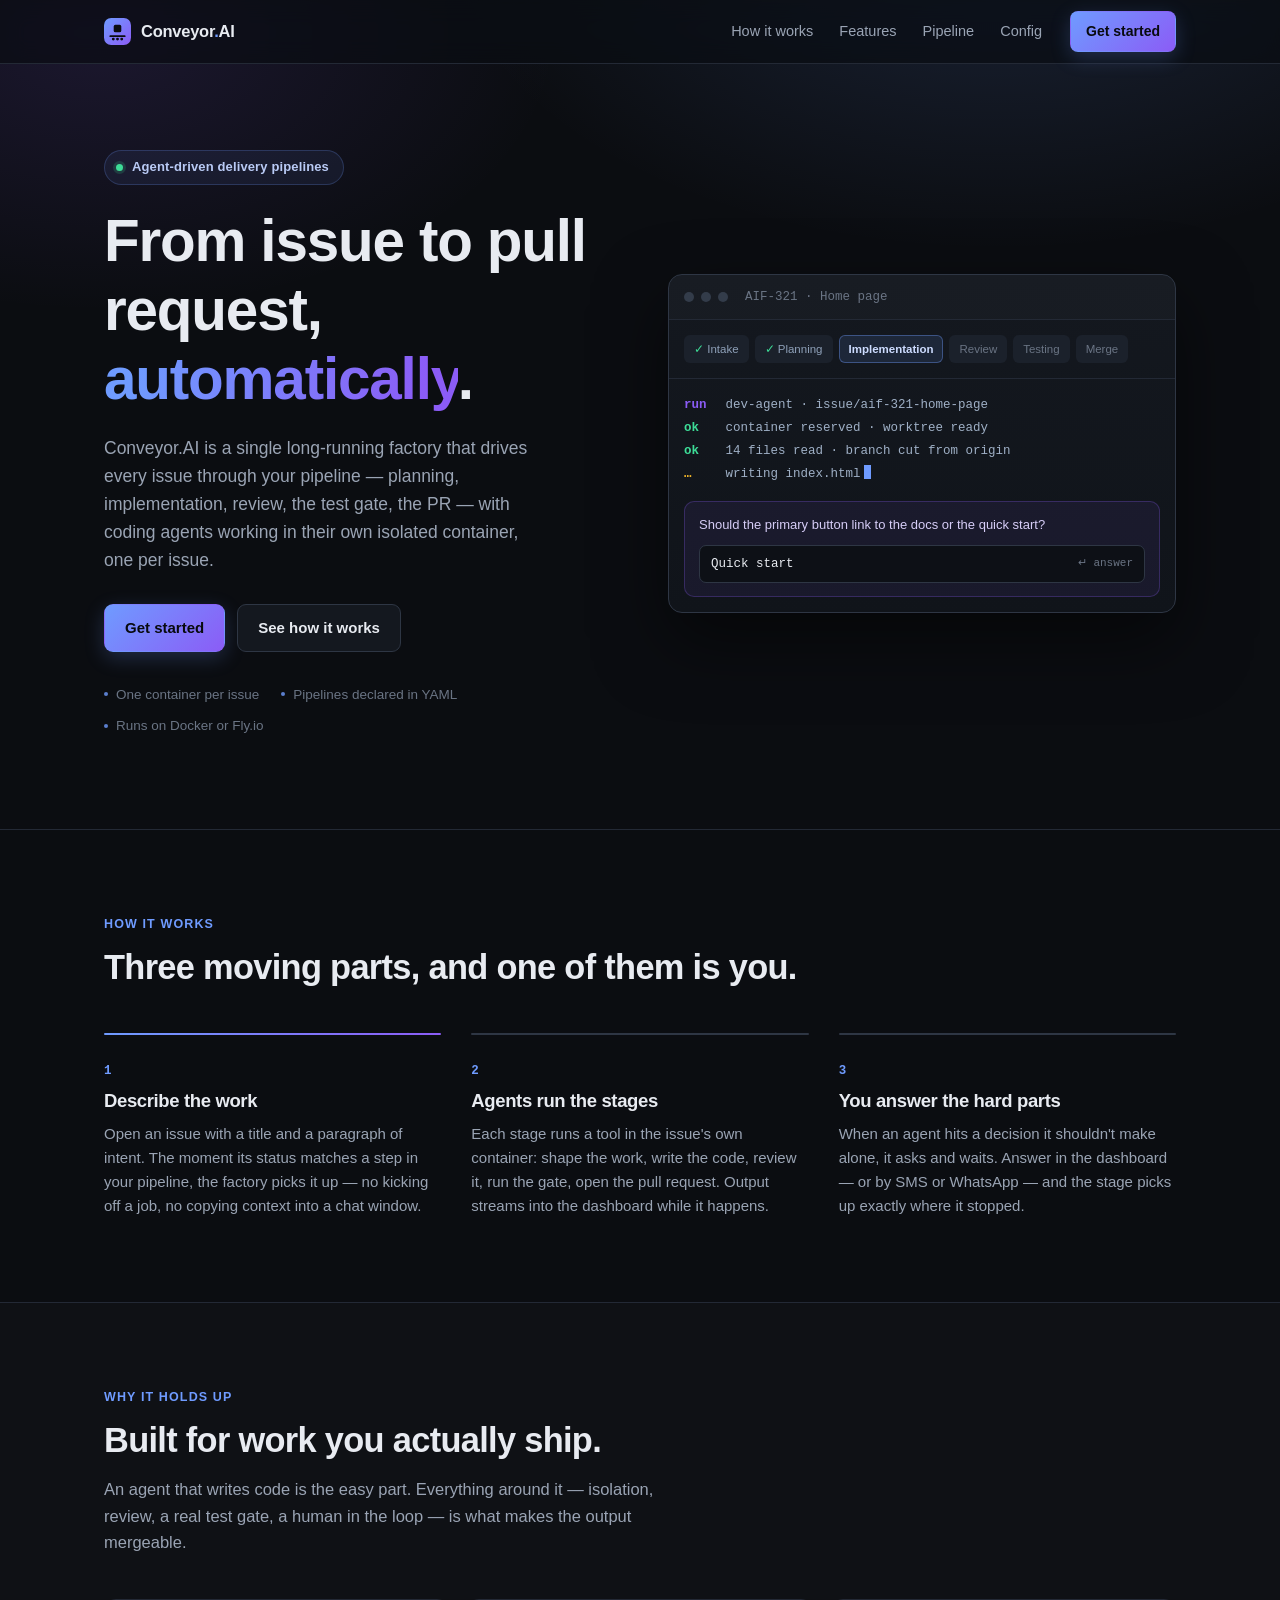
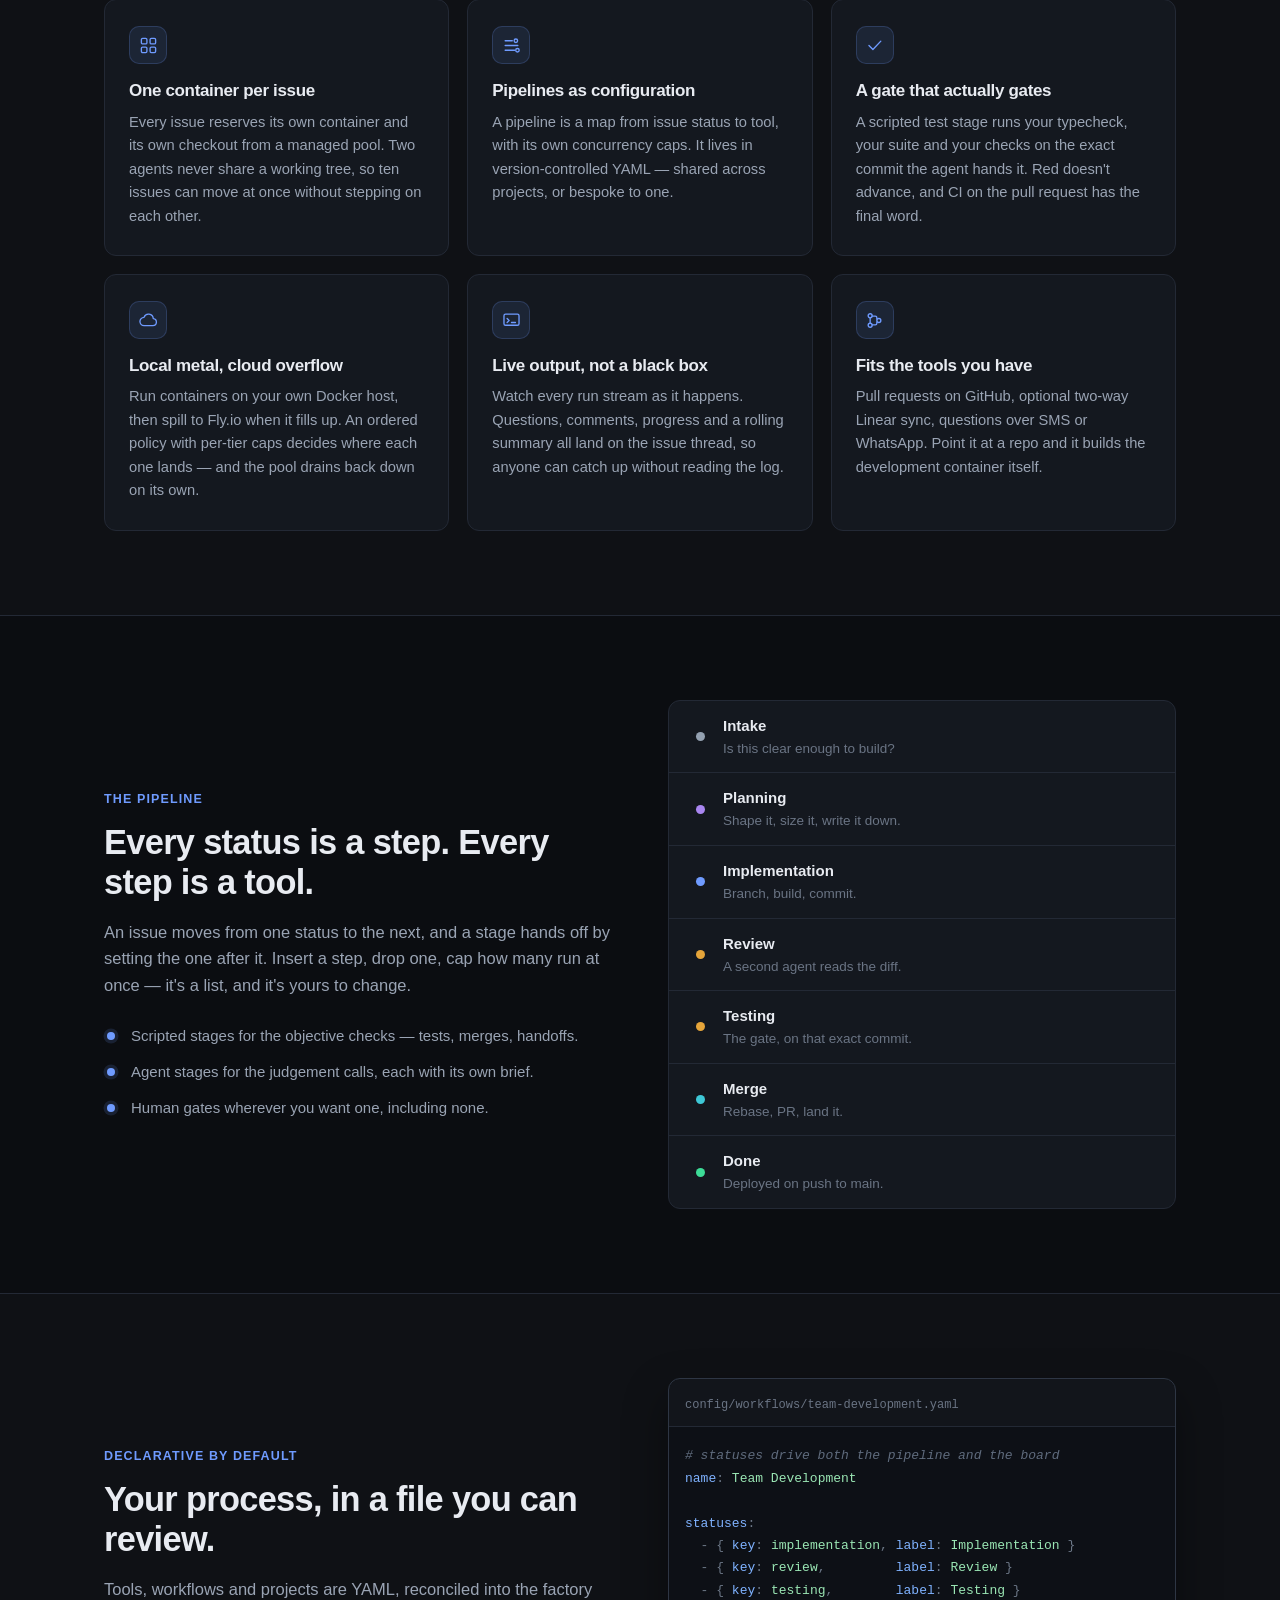
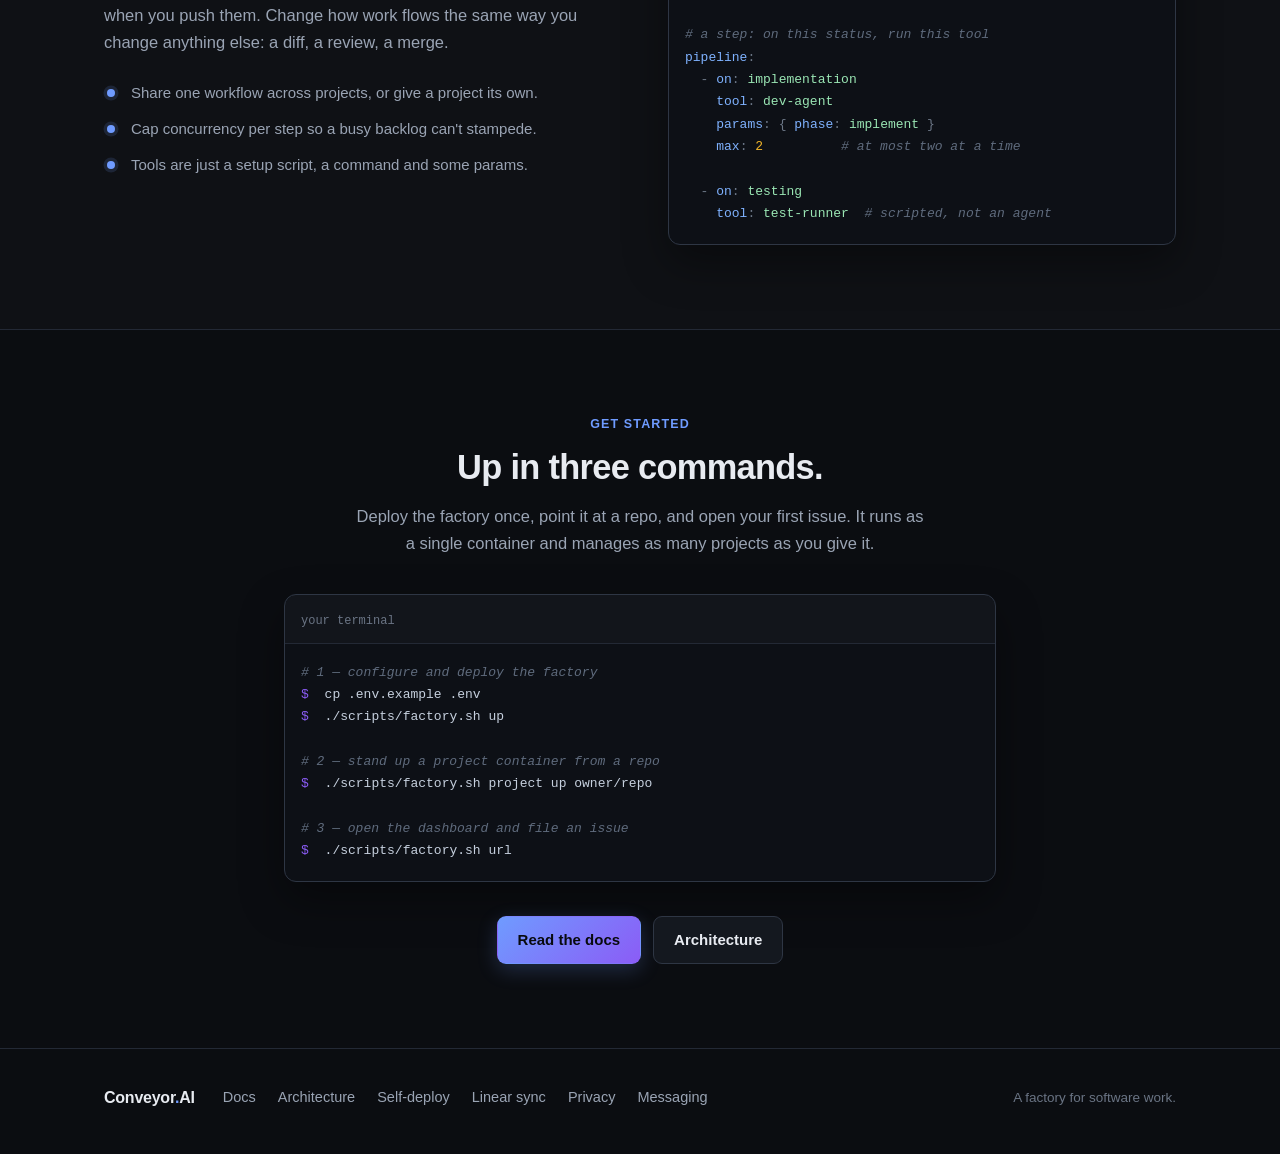
<file: index.html>
<!doctype html>
<html lang="en">
<head>
<meta charset="utf-8">
<meta name="viewport" content="width=device-width, initial-scale=1">
<meta name="color-scheme" content="dark">
<title>Conveyor.AI — from issue to pull request, automatically</title>
<meta name="description" content="Conveyor.AI is a long-running factory that drives every issue through your pipeline — planning, implementation, review, tests and a pull request — with coding agents working in an isolated container per issue.">
<meta property="og:title" content="Conveyor.AI — from issue to pull request, automatically">
<meta property="og:description" content="Describe the work. Agents plan it, build it, review it, test it and open the PR — each issue in its own container, every stage streaming live.">
<meta property="og:type" content="website">
<link rel="icon" href="data:image/svg+xml,%3Csvg xmlns='http://www.w3.org/2000/svg' viewBox='0 0 32 32'%3E%3Crect width='32' height='32' rx='8' fill='%235b8dff'/%3E%3Crect x='12' y='9' width='9' height='9' rx='2' fill='%230c0e12'/%3E%3Cpath d='M8 22h16' stroke='%230c0e12' stroke-width='2.4' stroke-linecap='round'/%3E%3C/svg%3E">
<link rel="stylesheet" href="styles.css">
</head>
<body>

<a class="skip" href="#main">Skip to content</a>

<header class="nav" id="top">
  <div class="nav-inner">
    <a class="brand" href="#top">
      <svg class="mark" viewBox="0 0 32 32" role="img" aria-label="Conveyor.AI">
        <defs>
          <linearGradient id="cmark" x1="0" y1="0" x2="1" y2="1">
            <stop offset="0" stop-color="#6f9bff"/>
            <stop offset="1" stop-color="#8b5cf6"/>
          </linearGradient>
        </defs>
        <rect width="32" height="32" rx="8.5" fill="url(#cmark)"/>
        <rect x="11.5" y="8" width="9" height="9" rx="2" fill="#0b0d11"/>
        <path d="M7.5 21.5h17" stroke="#0b0d11" stroke-width="2.2" stroke-linecap="round"/>
        <circle cx="11" cy="25" r="1.7" fill="#0b0d11"/>
        <circle cx="16" cy="25" r="1.7" fill="#0b0d11"/>
        <circle cx="21" cy="25" r="1.7" fill="#0b0d11"/>
      </svg>
      <span class="wordmark">Conveyor<span class="dot">.</span>AI</span>
    </a>

    <nav class="nav-links" aria-label="Sections">
      <a href="#how">How it works</a>
      <a href="#features">Features</a>
      <a href="#pipeline">Pipeline</a>
      <a href="#config">Config</a>
    </nav>

    <a class="btn btn-primary btn-sm" href="#start">Get started</a>
  </div>
</header>

<main id="main">

  <!-- ── hero ─────────────────────────────────────────────────────────── -->
  <section class="hero">
    <div class="wrap hero-grid">
      <div class="hero-copy">
        <p class="eyebrow"><span class="pip"></span> Agent-driven delivery pipelines</p>
        <h1>From issue to pull request, <span class="grad">automatically</span>.</h1>
        <p class="lede">
          Conveyor.AI is a single long-running factory that drives every issue through
          your pipeline — planning, implementation, review, the test gate, the PR — with
          coding agents working in their own isolated container, one per issue.
        </p>
        <div class="cta-row">
          <a class="btn btn-primary" href="#start">Get started</a>
          <a class="btn btn-ghost" href="#how">See how it works</a>
        </div>
        <ul class="hero-facts">
          <li>One container per issue</li>
          <li>Pipelines declared in YAML</li>
          <li>Runs on Docker or Fly.io</li>
        </ul>
      </div>

      <!-- A picture of the product: one issue, mid-pipeline, streaming. -->
      <div class="hero-visual" aria-hidden="true">
        <div class="win">
          <div class="win-bar">
            <span class="tl"></span><span class="tl"></span><span class="tl"></span>
            <span class="win-title">AIF-321 · Home page</span>
          </div>

          <div class="rail">
            <span class="stage done">Intake</span>
            <span class="stage done">Planning</span>
            <span class="stage live">Implementation</span>
            <span class="stage">Review</span>
            <span class="stage">Testing</span>
            <span class="stage">Merge</span>
          </div>

          <div class="log">
            <p><span class="lt run">run</span> dev-agent · issue/aif-321-home-page</p>
            <p><span class="lt ok">ok</span> container reserved · worktree ready</p>
            <p><span class="lt ok">ok</span> 14 files read · branch cut from origin</p>
            <p><span class="lt work">…</span> writing index.html<span class="caret"></span></p>
          </div>

          <div class="ask">
            <p class="ask-q">Should the primary button link to the docs or the quick start?</p>
            <p class="ask-a">Quick start<span class="ask-hint">↵ answer</span></p>
          </div>
        </div>
      </div>
    </div>
  </section>

  <!-- ── how it works ─────────────────────────────────────────────────── -->
  <section class="band" id="how">
    <div class="wrap">
      <p class="kicker">How it works</p>
      <h2 class="h2">Three moving parts, and one of them is you.</h2>

      <ol class="steps">
        <li>
          <span class="num">1</span>
          <h3>Describe the work</h3>
          <p>Open an issue with a title and a paragraph of intent. The moment its
             status matches a step in your pipeline, the factory picks it up — no
             kicking off a job, no copying context into a chat window.</p>
        </li>
        <li>
          <span class="num">2</span>
          <h3>Agents run the stages</h3>
          <p>Each stage runs a tool in the issue's own container: shape the work,
             write the code, review it, run the gate, open the pull request. Output
             streams into the dashboard while it happens.</p>
        </li>
        <li>
          <span class="num">3</span>
          <h3>You answer the hard parts</h3>
          <p>When an agent hits a decision it shouldn't make alone, it asks and waits.
             Answer in the dashboard — or by SMS or WhatsApp — and the stage picks up
             exactly where it stopped.</p>
        </li>
      </ol>
    </div>
  </section>

  <!-- ── features ─────────────────────────────────────────────────────── -->
  <section class="band alt" id="features">
    <div class="wrap">
      <p class="kicker">Why it holds up</p>
      <h2 class="h2">Built for work you actually ship.</h2>
      <p class="sub">An agent that writes code is the easy part. Everything around it —
         isolation, review, a real test gate, a human in the loop — is what makes the
         output mergeable.</p>

      <div class="cards">
        <article class="card">
          <span class="ico">
            <svg viewBox="0 0 24 24" fill="none" stroke="currentColor" stroke-width="1.7" stroke-linecap="round" stroke-linejoin="round" aria-hidden="true">
              <rect x="3" y="3" width="7" height="7" rx="1.6"/><rect x="14" y="3" width="7" height="7" rx="1.6"/>
              <rect x="3" y="14" width="7" height="7" rx="1.6"/><rect x="14" y="14" width="7" height="7" rx="1.6"/>
            </svg>
          </span>
          <h3>One container per issue</h3>
          <p>Every issue reserves its own container and its own checkout from a managed
             pool. Two agents never share a working tree, so ten issues can move at once
             without stepping on each other.</p>
        </article>

        <article class="card">
          <span class="ico">
            <svg viewBox="0 0 24 24" fill="none" stroke="currentColor" stroke-width="1.7" stroke-linecap="round" stroke-linejoin="round" aria-hidden="true">
              <path d="M4 6h9M4 12h16M4 18h12"/><circle cx="17.5" cy="6" r="2.2"/><circle cx="19.5" cy="18" r="2.2"/>
            </svg>
          </span>
          <h3>Pipelines as configuration</h3>
          <p>A pipeline is a map from issue status to tool, with its own concurrency
             caps. It lives in version-controlled YAML — shared across projects, or
             bespoke to one.</p>
        </article>

        <article class="card">
          <span class="ico">
            <svg viewBox="0 0 24 24" fill="none" stroke="currentColor" stroke-width="1.7" stroke-linecap="round" stroke-linejoin="round" aria-hidden="true">
              <path d="M20 6.5 10 17l-5-5"/>
            </svg>
          </span>
          <h3>A gate that actually gates</h3>
          <p>A scripted test stage runs your typecheck, your suite and your checks on the
             exact commit the agent hands it. Red doesn't advance, and CI on the pull
             request has the final word.</p>
        </article>

        <article class="card">
          <span class="ico">
            <svg viewBox="0 0 24 24" fill="none" stroke="currentColor" stroke-width="1.7" stroke-linecap="round" stroke-linejoin="round" aria-hidden="true">
              <path d="M17.5 18.5a4.5 4.5 0 0 0 .5-8.97 6 6 0 0 0-11.66-1.5A4 4 0 0 0 6.5 18.5z"/>
            </svg>
          </span>
          <h3>Local metal, cloud overflow</h3>
          <p>Run containers on your own Docker host, then spill to Fly.io when it fills
             up. An ordered policy with per-tier caps decides where each one lands — and
             the pool drains back down on its own.</p>
        </article>

        <article class="card">
          <span class="ico">
            <svg viewBox="0 0 24 24" fill="none" stroke="currentColor" stroke-width="1.7" stroke-linecap="round" stroke-linejoin="round" aria-hidden="true">
              <rect x="2.5" y="4" width="19" height="14" rx="2"/><path d="M6.5 9.5 9 12l-2.5 2.5M12 14.5h5"/>
            </svg>
          </span>
          <h3>Live output, not a black box</h3>
          <p>Watch every run stream as it happens. Questions, comments, progress and a
             rolling summary all land on the issue thread, so anyone can catch up
             without reading the log.</p>
        </article>

        <article class="card">
          <span class="ico">
            <svg viewBox="0 0 24 24" fill="none" stroke="currentColor" stroke-width="1.7" stroke-linecap="round" stroke-linejoin="round" aria-hidden="true">
              <circle cx="6.5" cy="6" r="2.5"/><circle cx="6.5" cy="18" r="2.5"/><circle cx="17.5" cy="12" r="2.5"/>
              <path d="M6.5 8.5v7M9 6.5h4a2 2 0 0 1 2 2v1.5M9 17.5h4a2 2 0 0 0 2-2v-1.5"/>
            </svg>
          </span>
          <h3>Fits the tools you have</h3>
          <p>Pull requests on GitHub, optional two-way Linear sync, questions over SMS or
             WhatsApp. Point it at a repo and it builds the development container
             itself.</p>
        </article>
      </div>
    </div>
  </section>

  <!-- ── pipeline ─────────────────────────────────────────────────────── -->
  <section class="band" id="pipeline">
    <div class="wrap pipe-grid">
      <div class="pipe-copy">
        <p class="kicker">The pipeline</p>
        <h2 class="h2">Every status is a step. Every step is a tool.</h2>
        <p class="sub">An issue moves from one status to the next, and a stage hands off by
           setting the one after it. Insert a step, drop one, cap how many run at once —
           it's a list, and it's yours to change.</p>
        <ul class="ticks">
          <li>Scripted stages for the objective checks — tests, merges, handoffs.</li>
          <li>Agent stages for the judgement calls, each with its own brief.</li>
          <li>Human gates wherever you want one, including none.</li>
        </ul>
      </div>

      <ol class="flow">
        <li><span class="fdot c-def"></span><b>Intake</b><i>Is this clear enough to build?</i></li>
        <li><span class="fdot c-plan"></span><b>Planning</b><i>Shape it, size it, write it down.</i></li>
        <li><span class="fdot c-impl"></span><b>Implementation</b><i>Branch, build, commit.</i></li>
        <li><span class="fdot c-rev"></span><b>Review</b><i>A second agent reads the diff.</i></li>
        <li><span class="fdot c-rev"></span><b>Testing</b><i>The gate, on that exact commit.</i></li>
        <li><span class="fdot c-int"></span><b>Merge</b><i>Rebase, PR, land it.</i></li>
        <li><span class="fdot c-done"></span><b>Done</b><i>Deployed on push to main.</i></li>
      </ol>
    </div>
  </section>

  <!-- ── config ───────────────────────────────────────────────────────── -->
  <section class="band alt" id="config">
    <div class="wrap pipe-grid">
      <div class="pipe-copy">
        <p class="kicker">Declarative by default</p>
        <h2 class="h2">Your process, in a file you can review.</h2>
        <p class="sub">Tools, workflows and projects are YAML, reconciled into the factory
           when you push them. Change how work flows the same way you change anything
           else: a diff, a review, a merge.</p>
        <ul class="ticks">
          <li>Share one workflow across projects, or give a project its own.</li>
          <li>Cap concurrency per step so a busy backlog can't stampede.</li>
          <li>Tools are just a setup script, a command and some params.</li>
        </ul>
      </div>

      <div class="code">
        <div class="code-bar"><span class="fname">config/workflows/team-development.yaml</span></div>
<pre><code><span class="c"># statuses drive both the pipeline and the board</span>
<span class="k">name</span><span class="p">:</span> <span class="s">Team Development</span>

<span class="k">statuses</span><span class="p">:</span>
  <span class="p">-</span> <span class="p">{</span> <span class="k">key</span><span class="p">:</span> <span class="s">implementation</span><span class="p">,</span> <span class="k">label</span><span class="p">:</span> <span class="s">Implementation</span> <span class="p">}</span>
  <span class="p">-</span> <span class="p">{</span> <span class="k">key</span><span class="p">:</span> <span class="s">review</span><span class="p">,</span>         <span class="k">label</span><span class="p">:</span> <span class="s">Review</span> <span class="p">}</span>
  <span class="p">-</span> <span class="p">{</span> <span class="k">key</span><span class="p">:</span> <span class="s">testing</span><span class="p">,</span>        <span class="k">label</span><span class="p">:</span> <span class="s">Testing</span> <span class="p">}</span>

<span class="c"># a step: on this status, run this tool</span>
<span class="k">pipeline</span><span class="p">:</span>
  <span class="p">-</span> <span class="k">on</span><span class="p">:</span> <span class="s">implementation</span>
    <span class="k">tool</span><span class="p">:</span> <span class="s">dev-agent</span>
    <span class="k">params</span><span class="p">:</span> <span class="p">{</span> <span class="k">phase</span><span class="p">:</span> <span class="s">implement</span> <span class="p">}</span>
    <span class="k">max</span><span class="p">:</span> <span class="n">2</span>          <span class="c"># at most two at a time</span>

  <span class="p">-</span> <span class="k">on</span><span class="p">:</span> <span class="s">testing</span>
    <span class="k">tool</span><span class="p">:</span> <span class="s">test-runner</span>  <span class="c"># scripted, not an agent</span>
</code></pre>
      </div>
    </div>
  </section>

  <!-- ── quick start ──────────────────────────────────────────────────── -->
  <section class="band start" id="start">
    <div class="wrap start-inner">
      <p class="kicker">Get started</p>
      <h2 class="h2">Up in three commands.</h2>
      <p class="sub">Deploy the factory once, point it at a repo, and open your first
         issue. It runs as a single container and manages as many projects as you
         give it.</p>

      <div class="code">
        <div class="code-bar"><span class="fname">your terminal</span></div>
<pre><code><span class="c"># 1 — configure and deploy the factory</span>
<span class="pr">$</span> cp .env.example .env
<span class="pr">$</span> ./scripts/factory.sh up

<span class="c"># 2 — stand up a project container from a repo</span>
<span class="pr">$</span> ./scripts/factory.sh project up owner/repo

<span class="c"># 3 — open the dashboard and file an issue</span>
<span class="pr">$</span> ./scripts/factory.sh url
</code></pre>
      </div>

      <div class="cta-row center">
        <a class="btn btn-primary" href="docs.html">Read the docs</a>
        <a class="btn btn-ghost" href="architecture.html">Architecture</a>
      </div>
    </div>
  </section>

</main>

<footer class="foot">
  <div class="wrap foot-inner">
    <p class="foot-brand">Conveyor<span class="dot">.</span>AI</p>
    <nav class="foot-links" aria-label="Documentation">
      <a href="docs.html">Docs</a>
      <a href="architecture.html">Architecture</a>
      <a href="self-deploy.html">Self-deploy</a>
      <a href="linear-sync.html">Linear sync</a>
      <a href="privacy.html">Privacy</a>
      <a href="messaging.html">Messaging</a>
    </nav>
    <p class="foot-note">A factory for software work.</p>
  </div>
</footer>

</body>
</html>
</file>
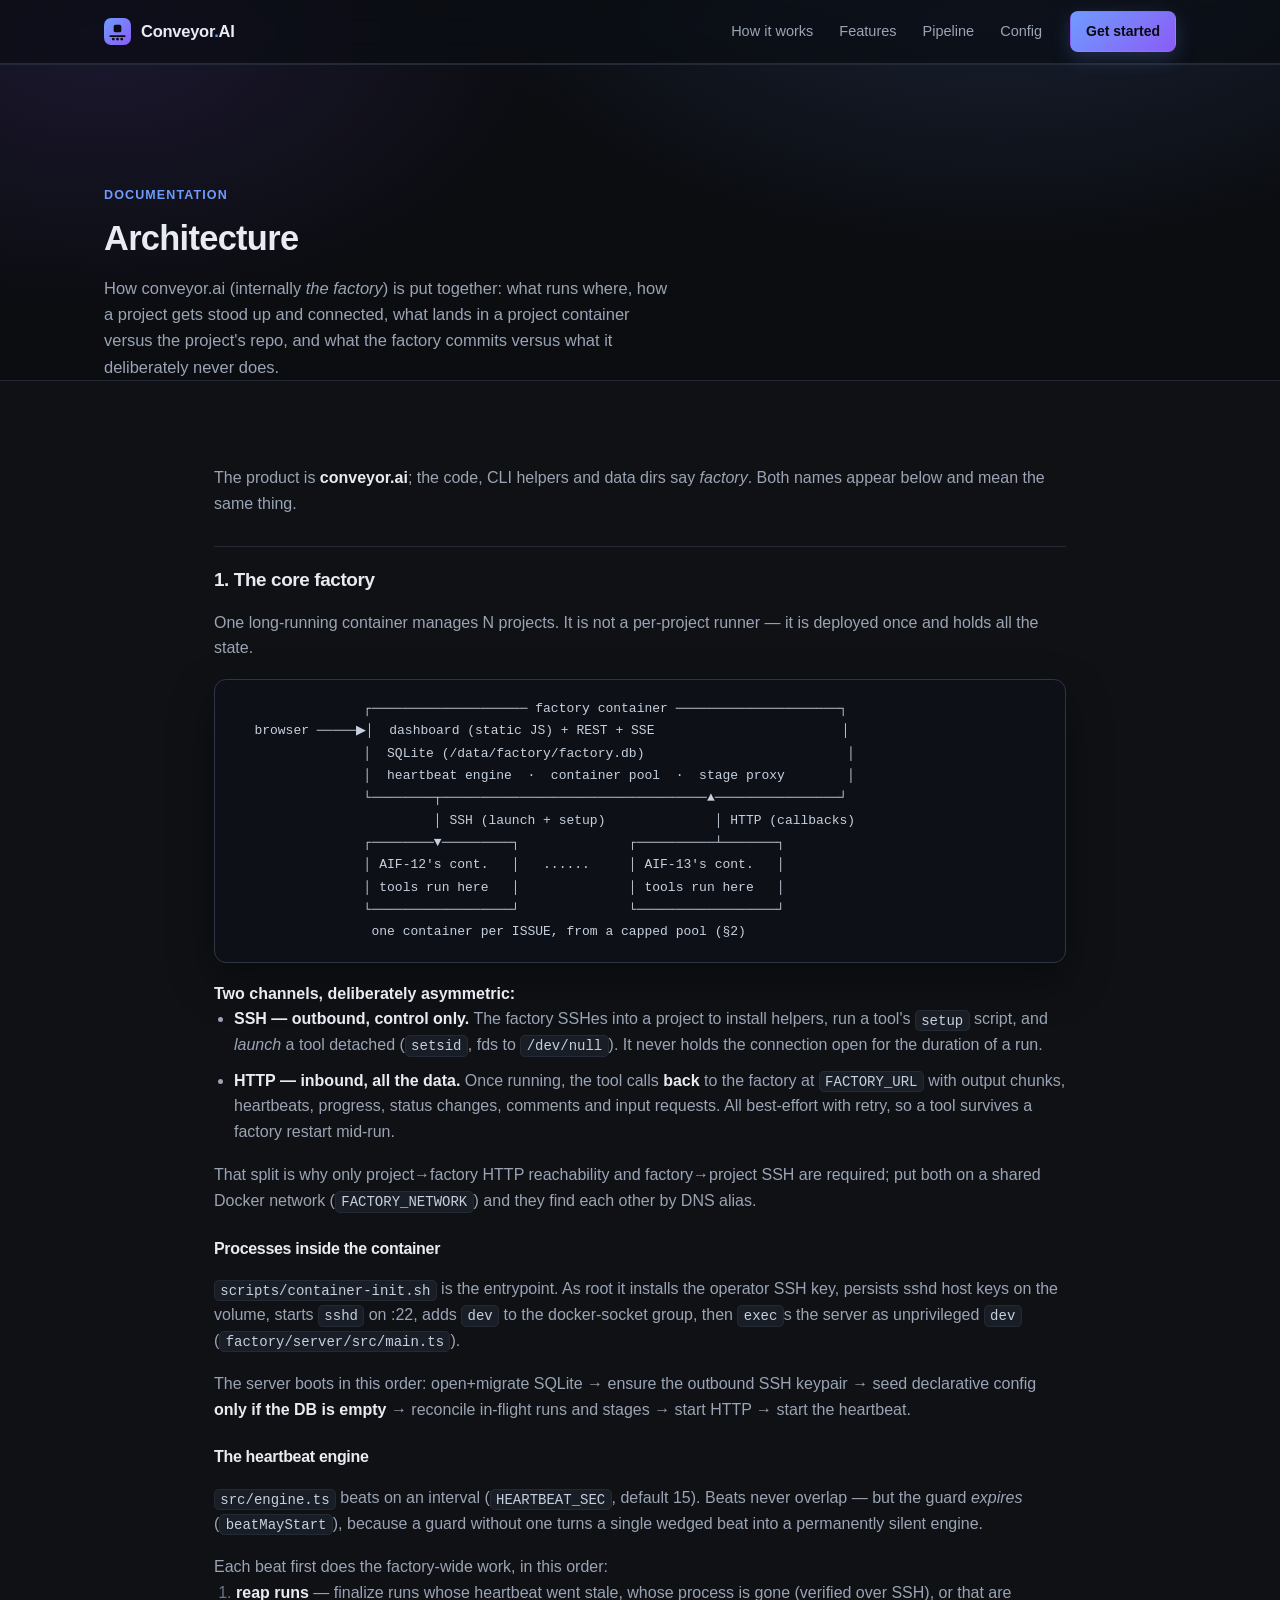
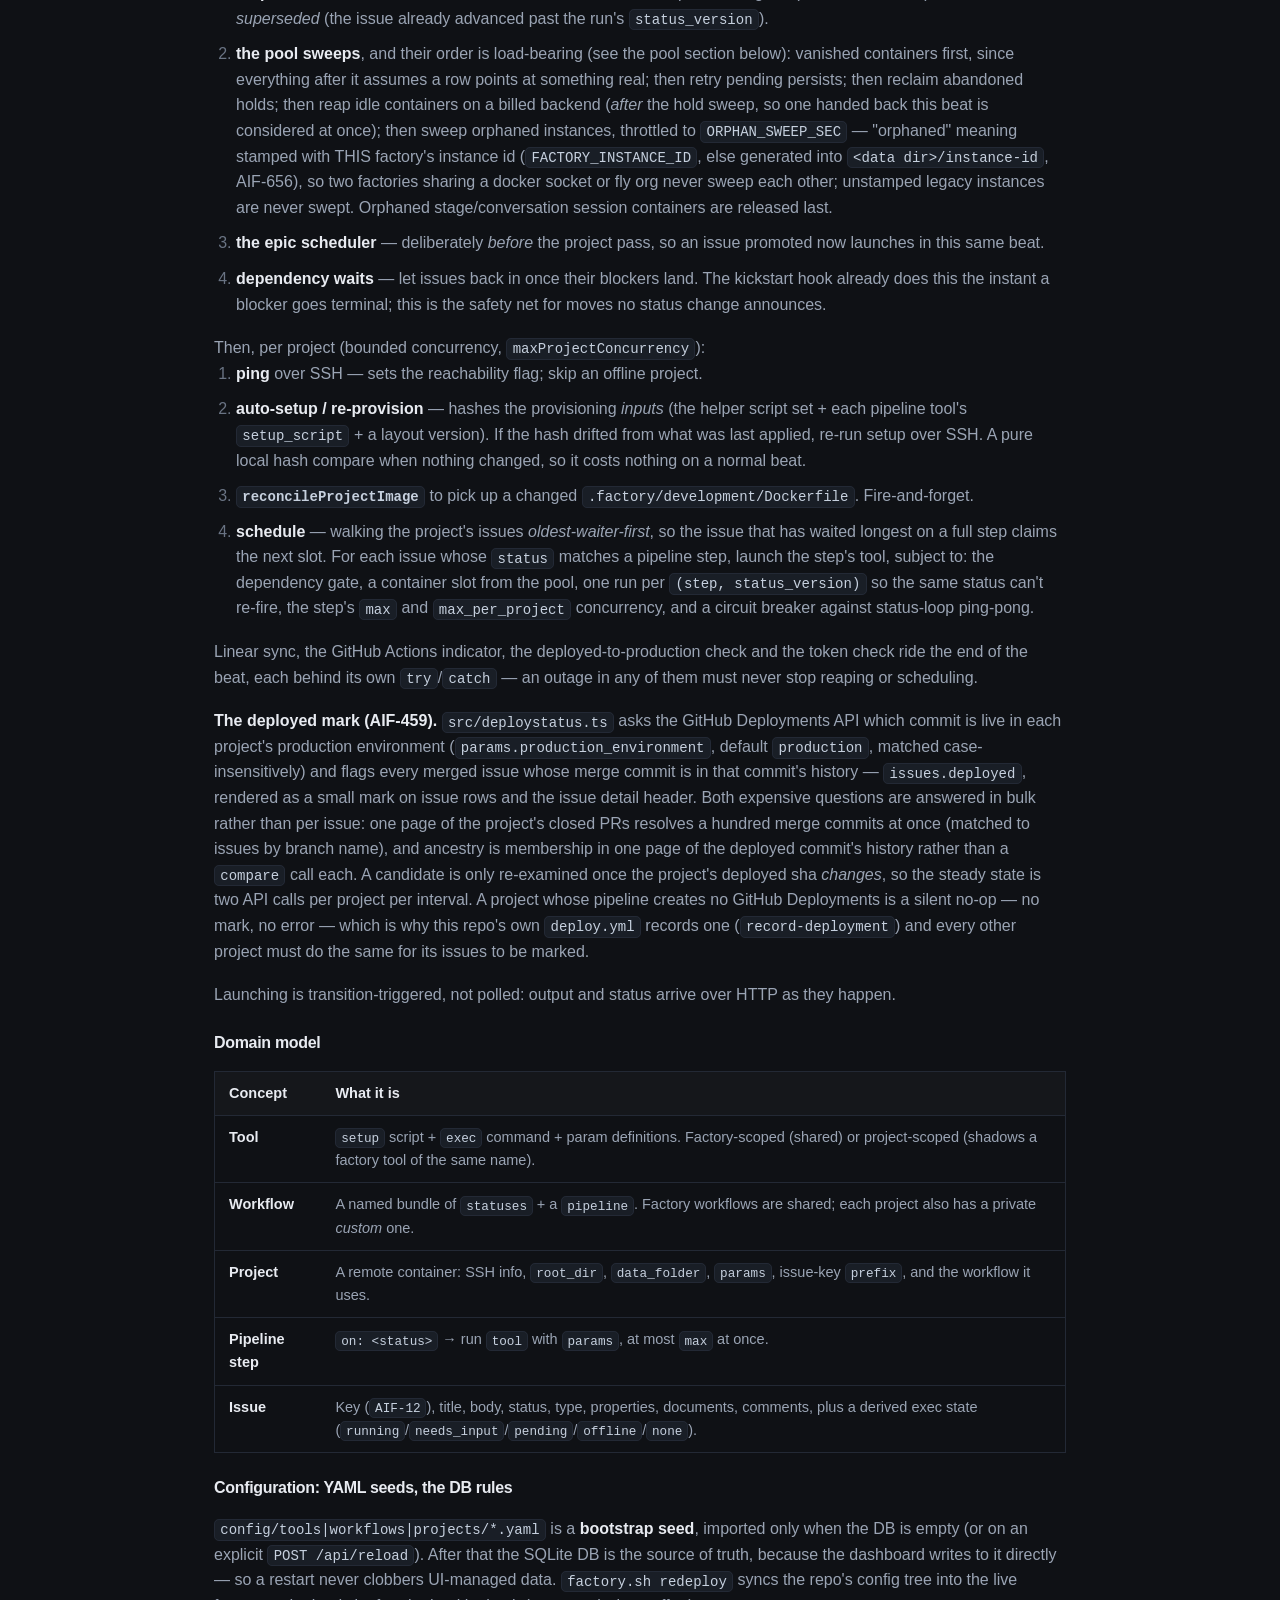
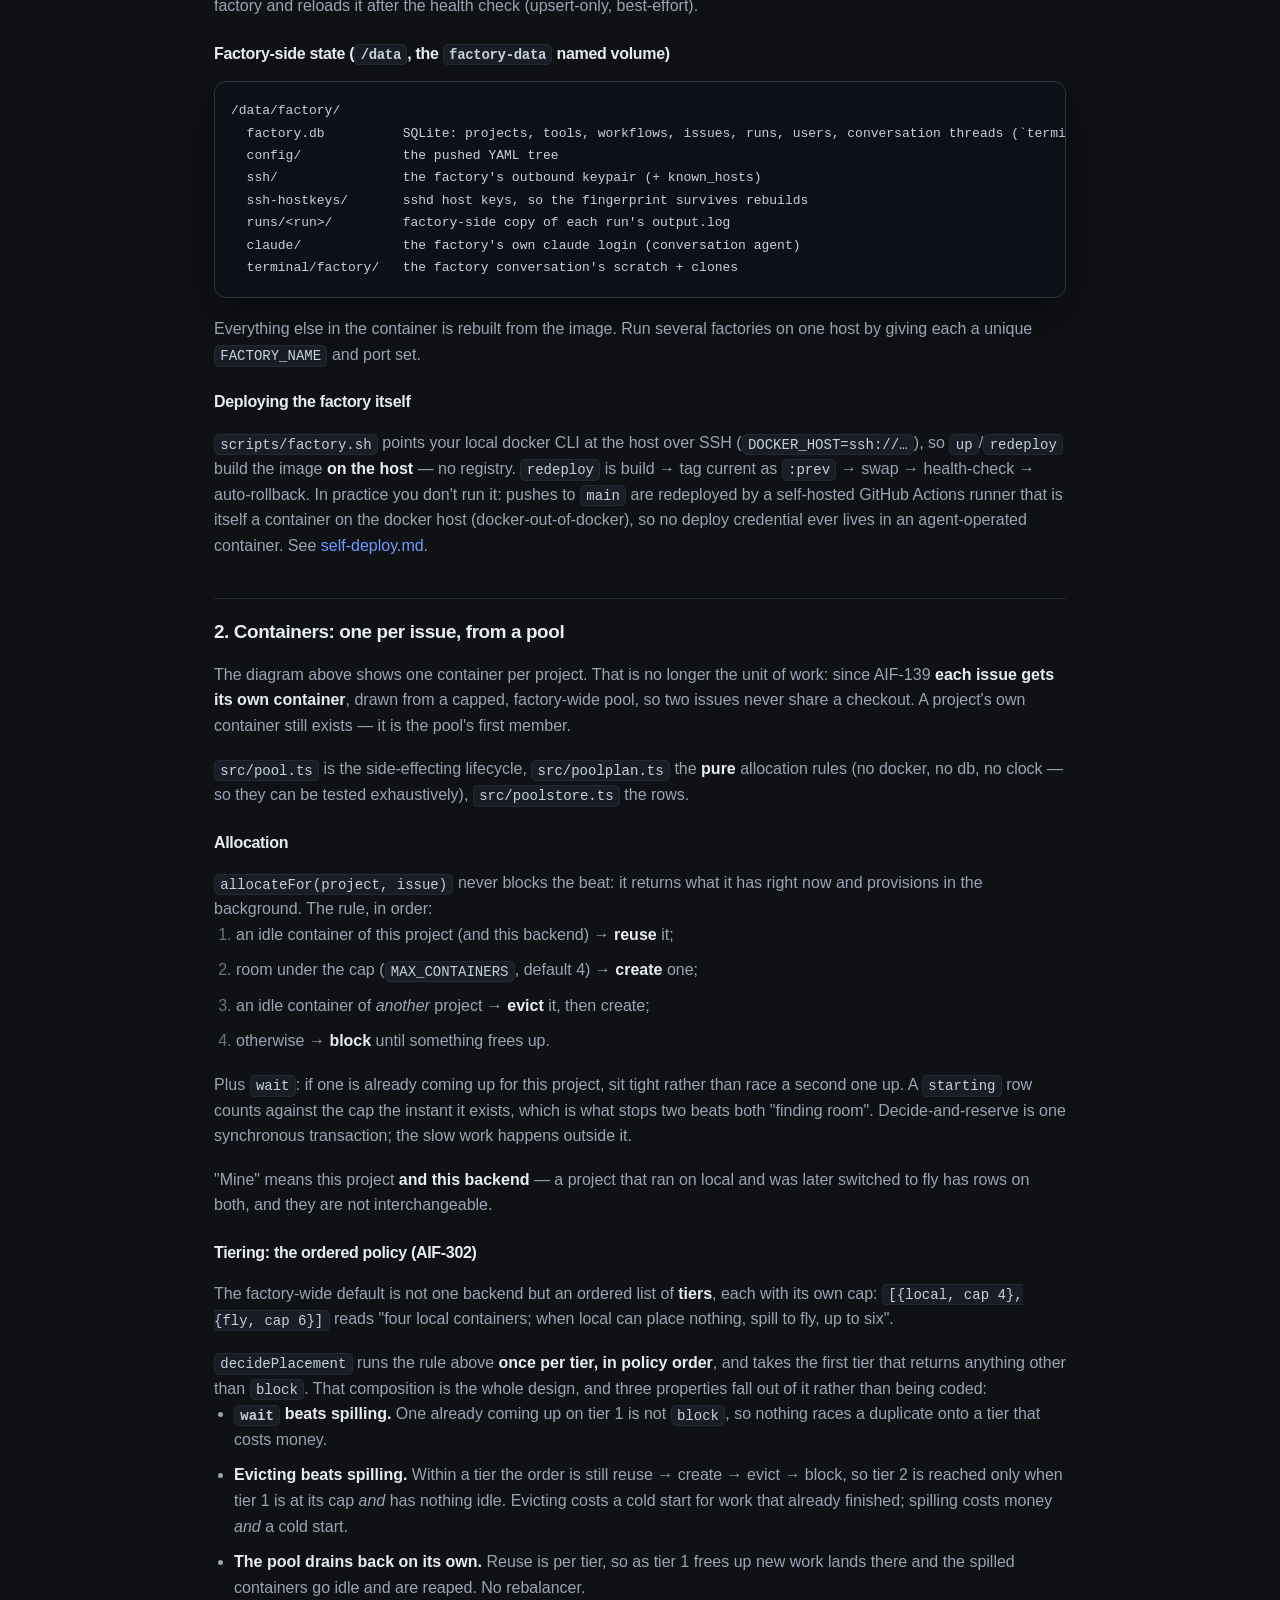
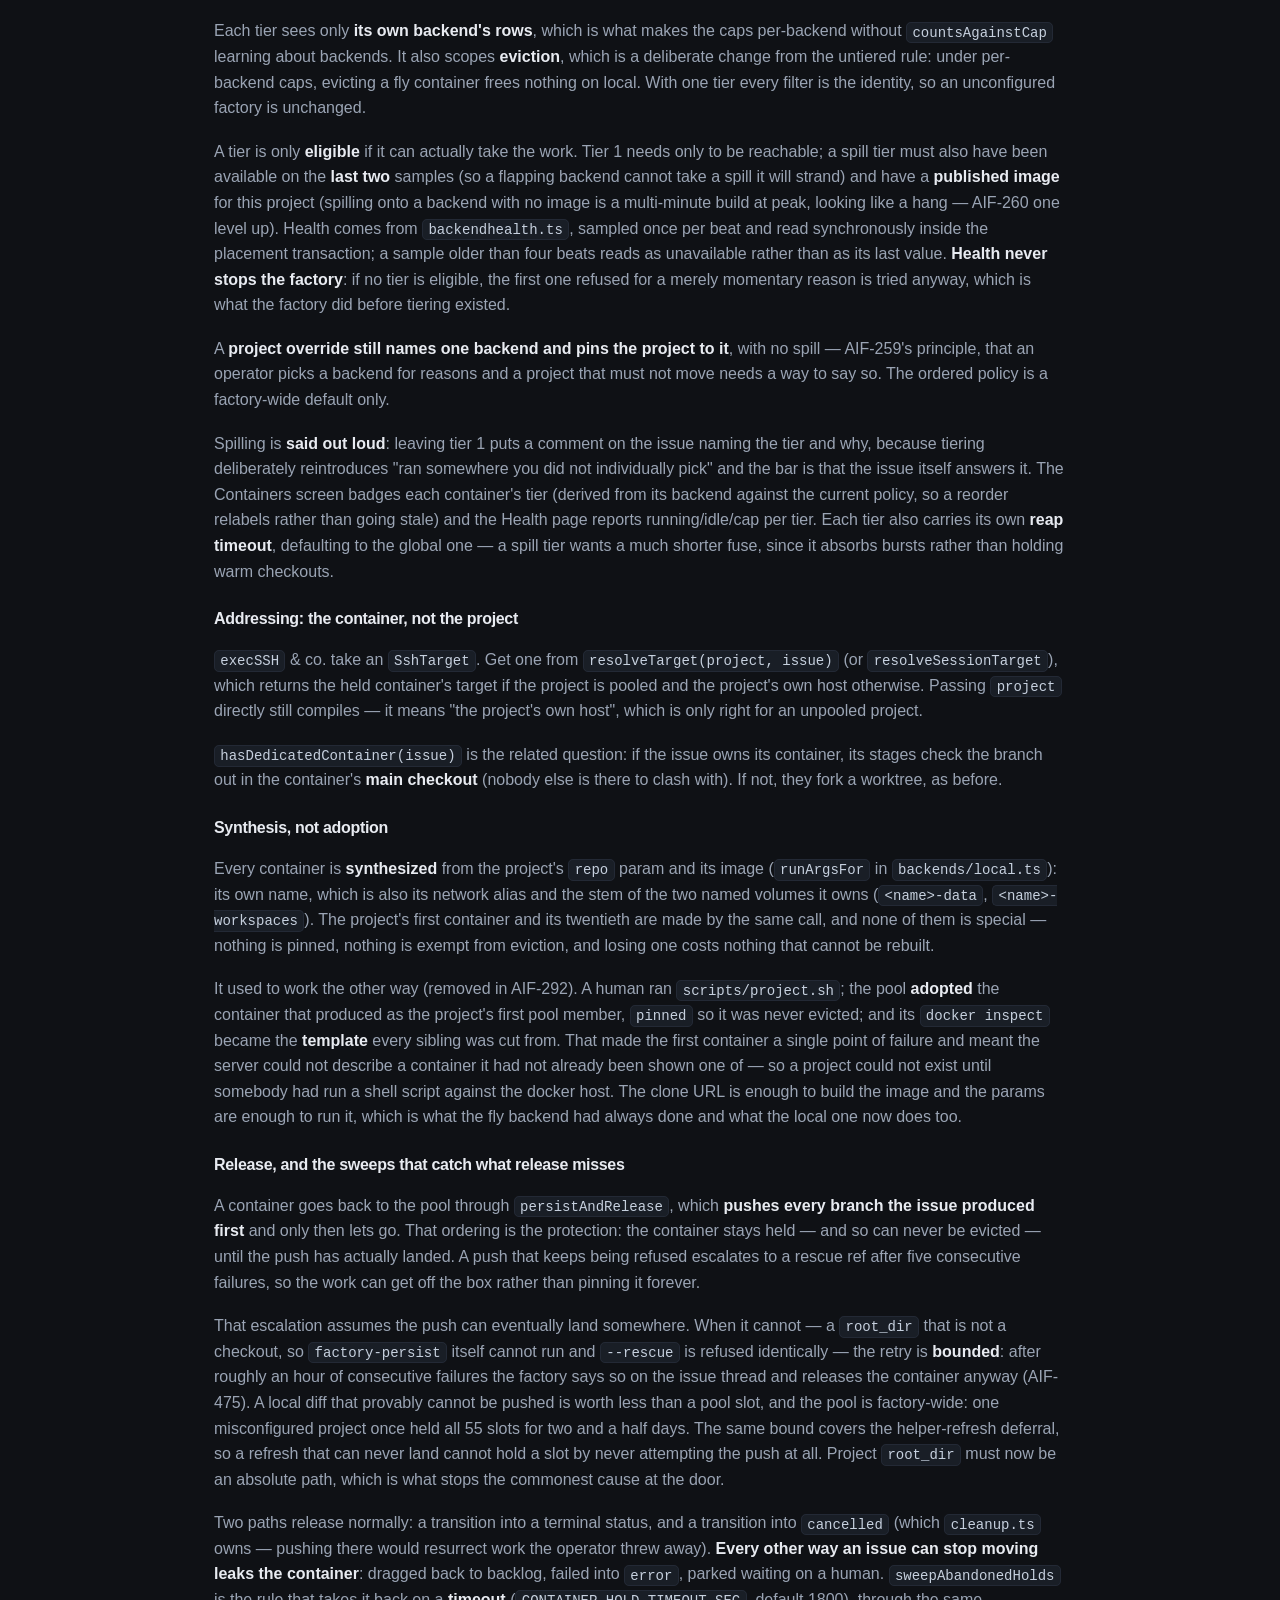
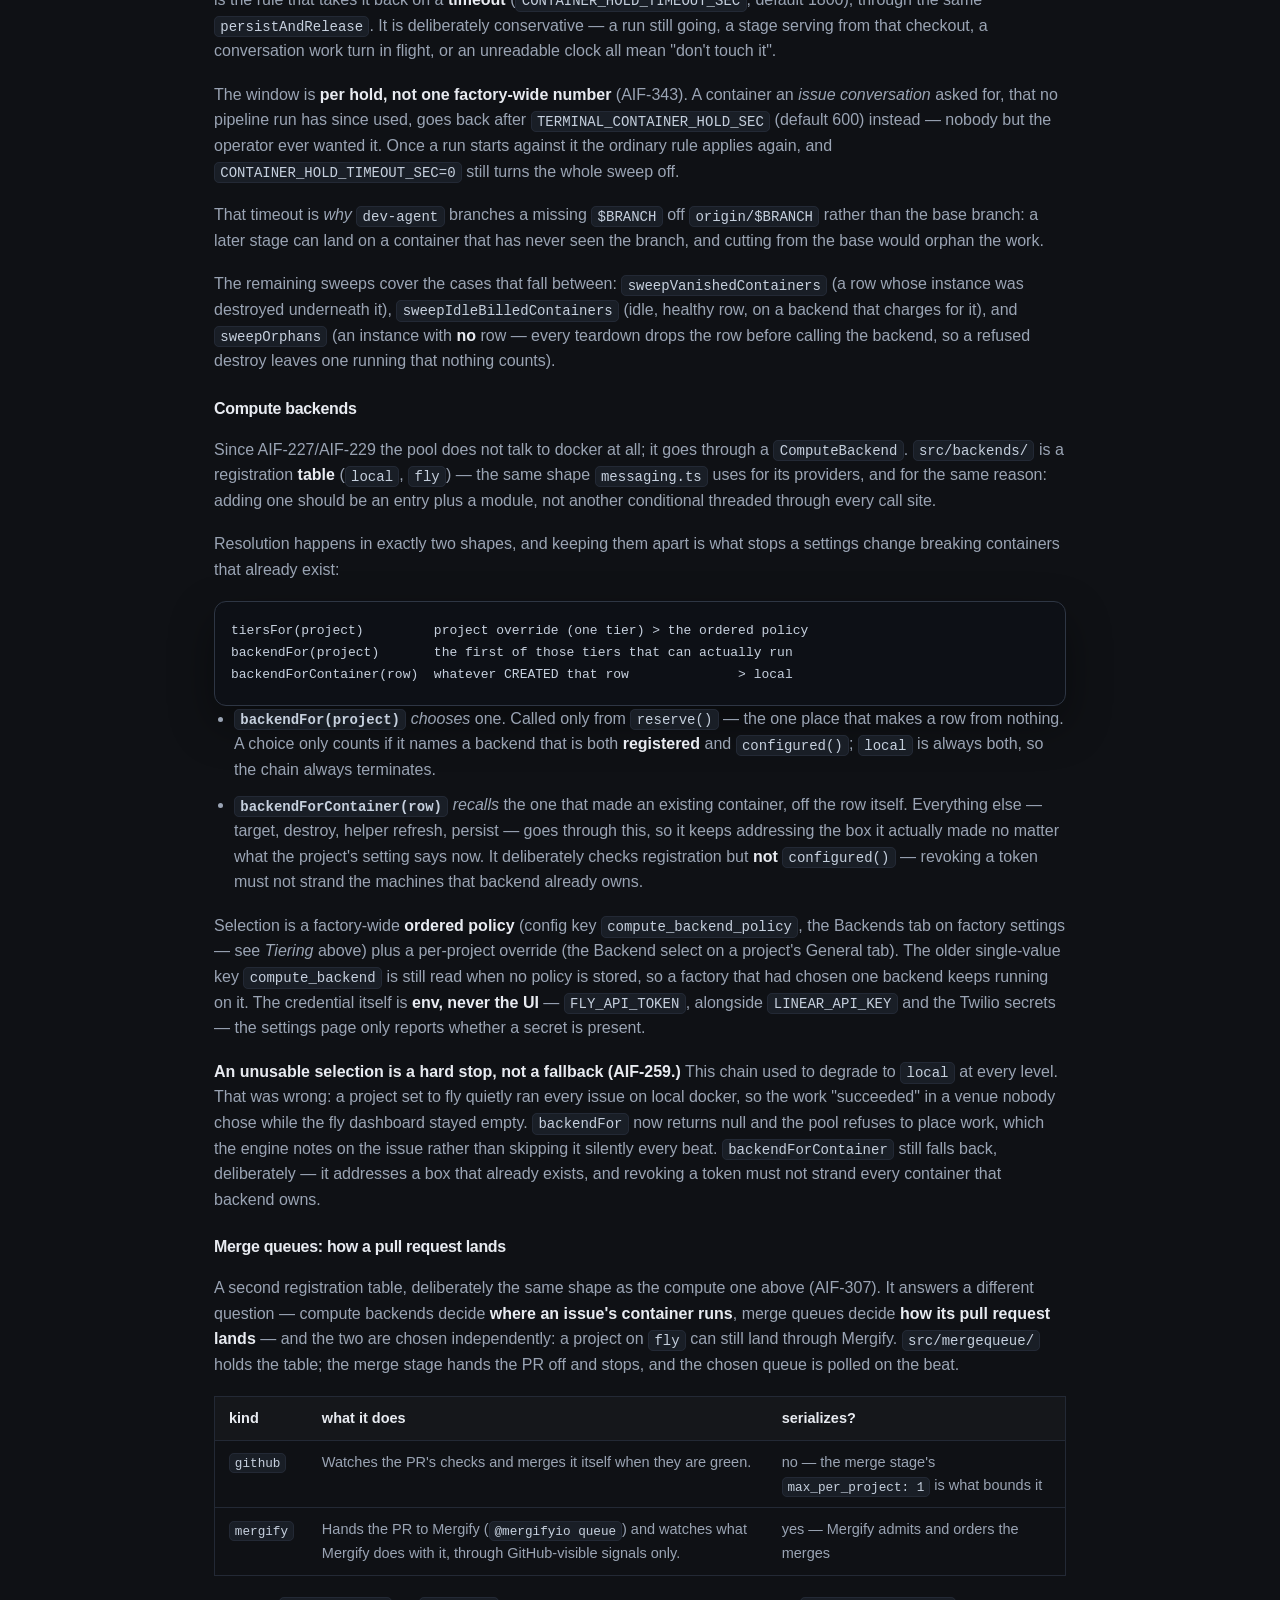
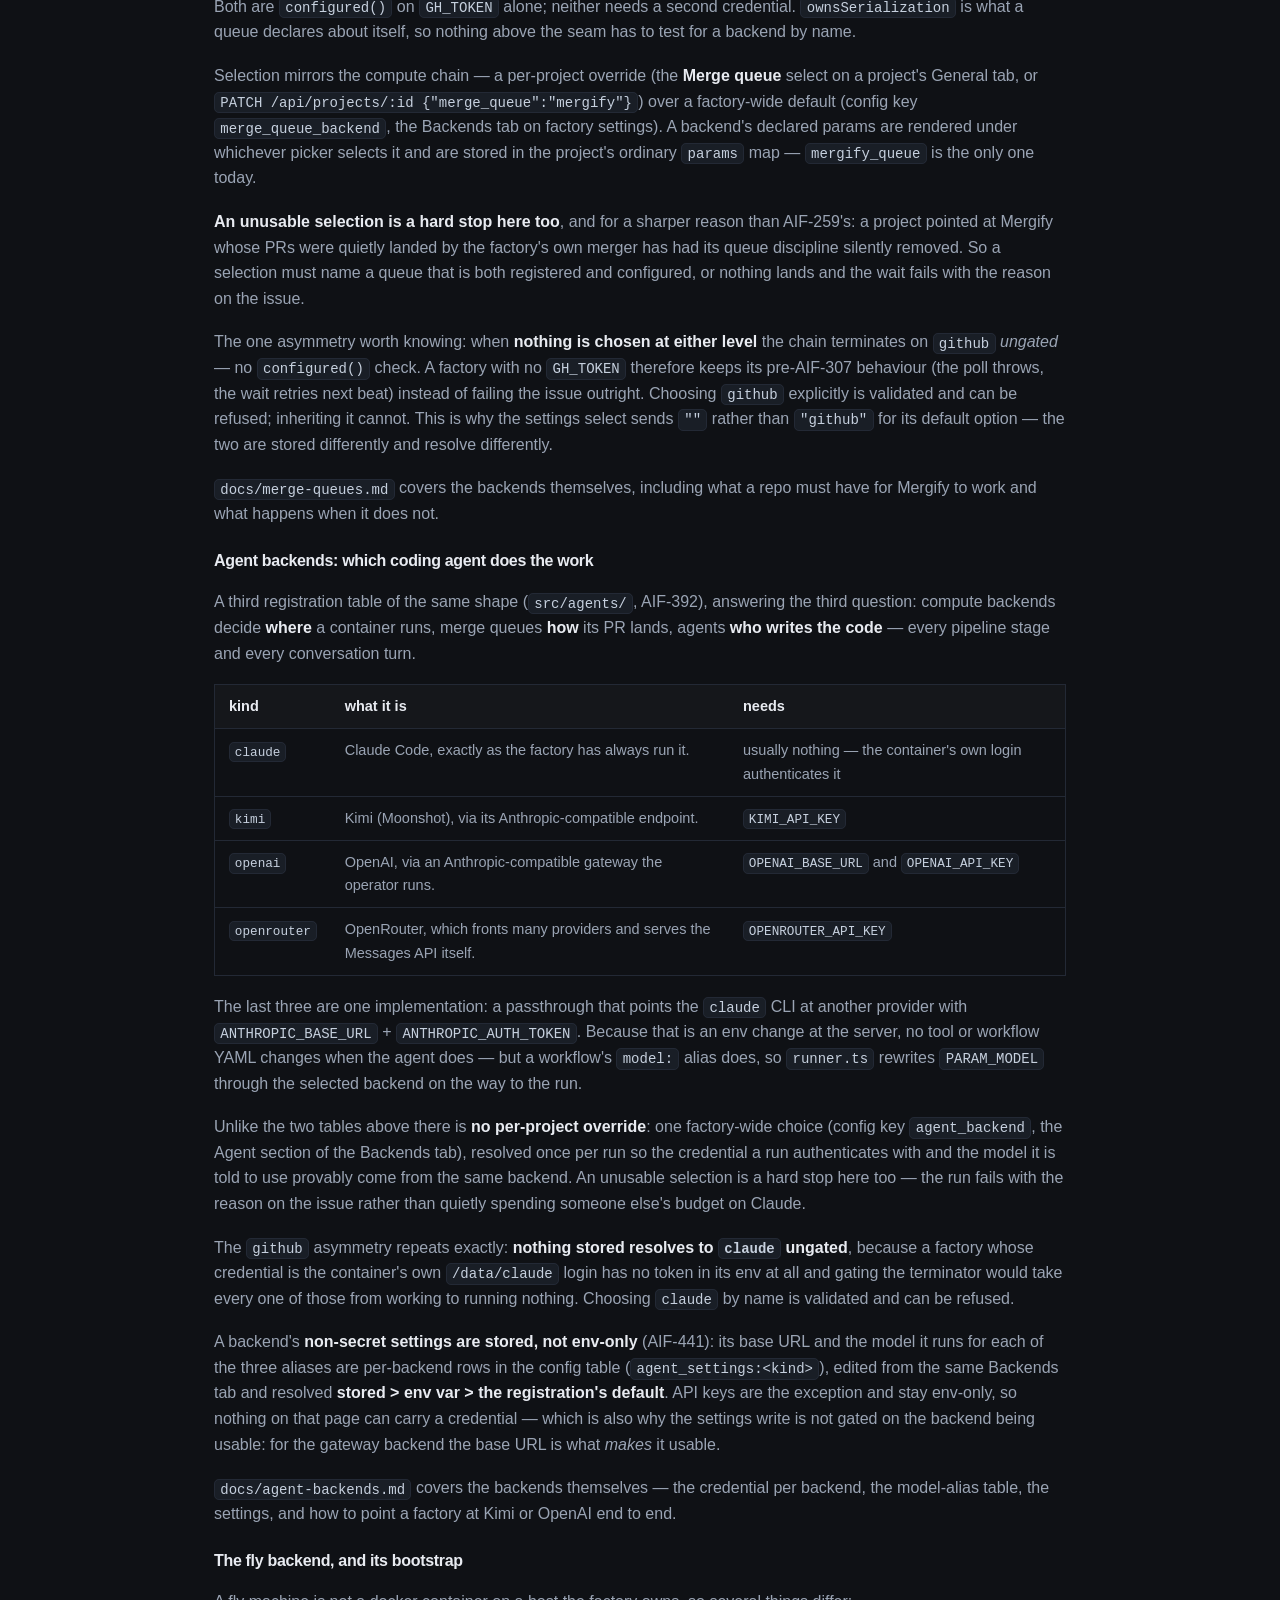
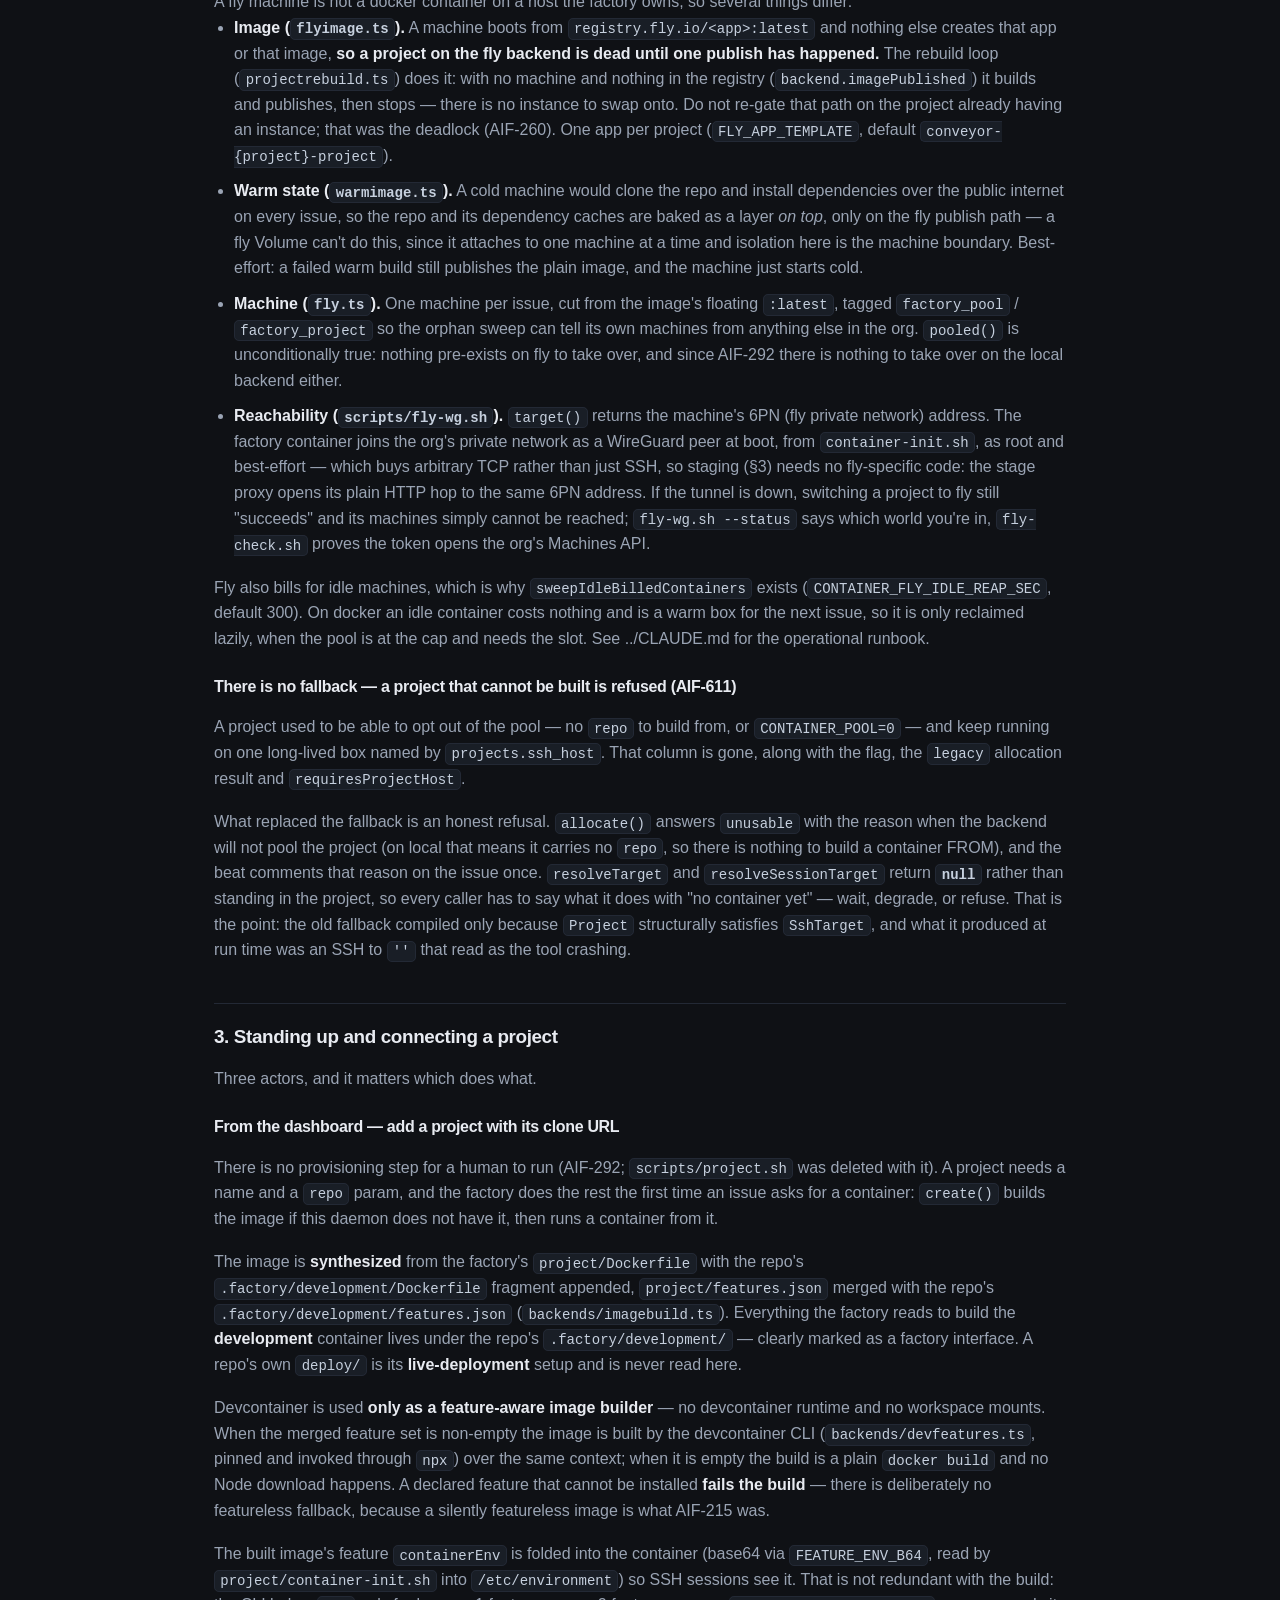
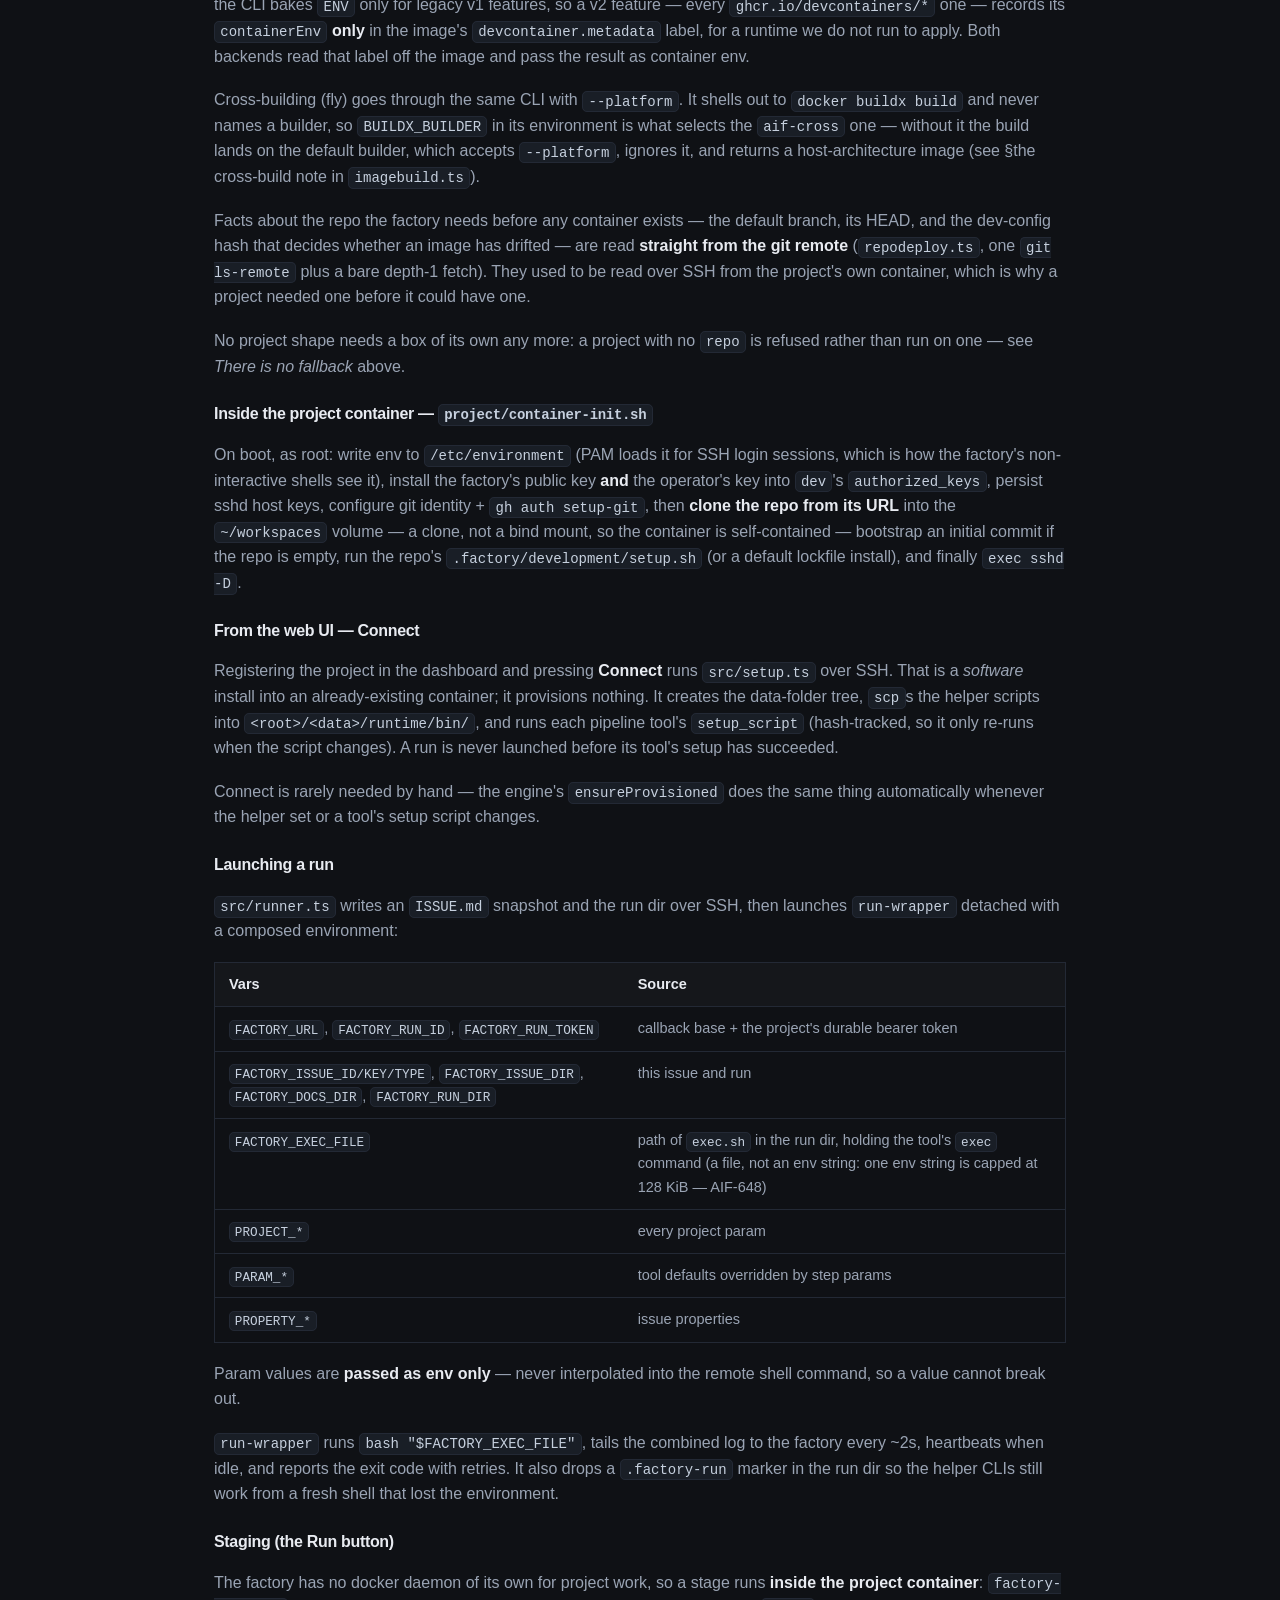
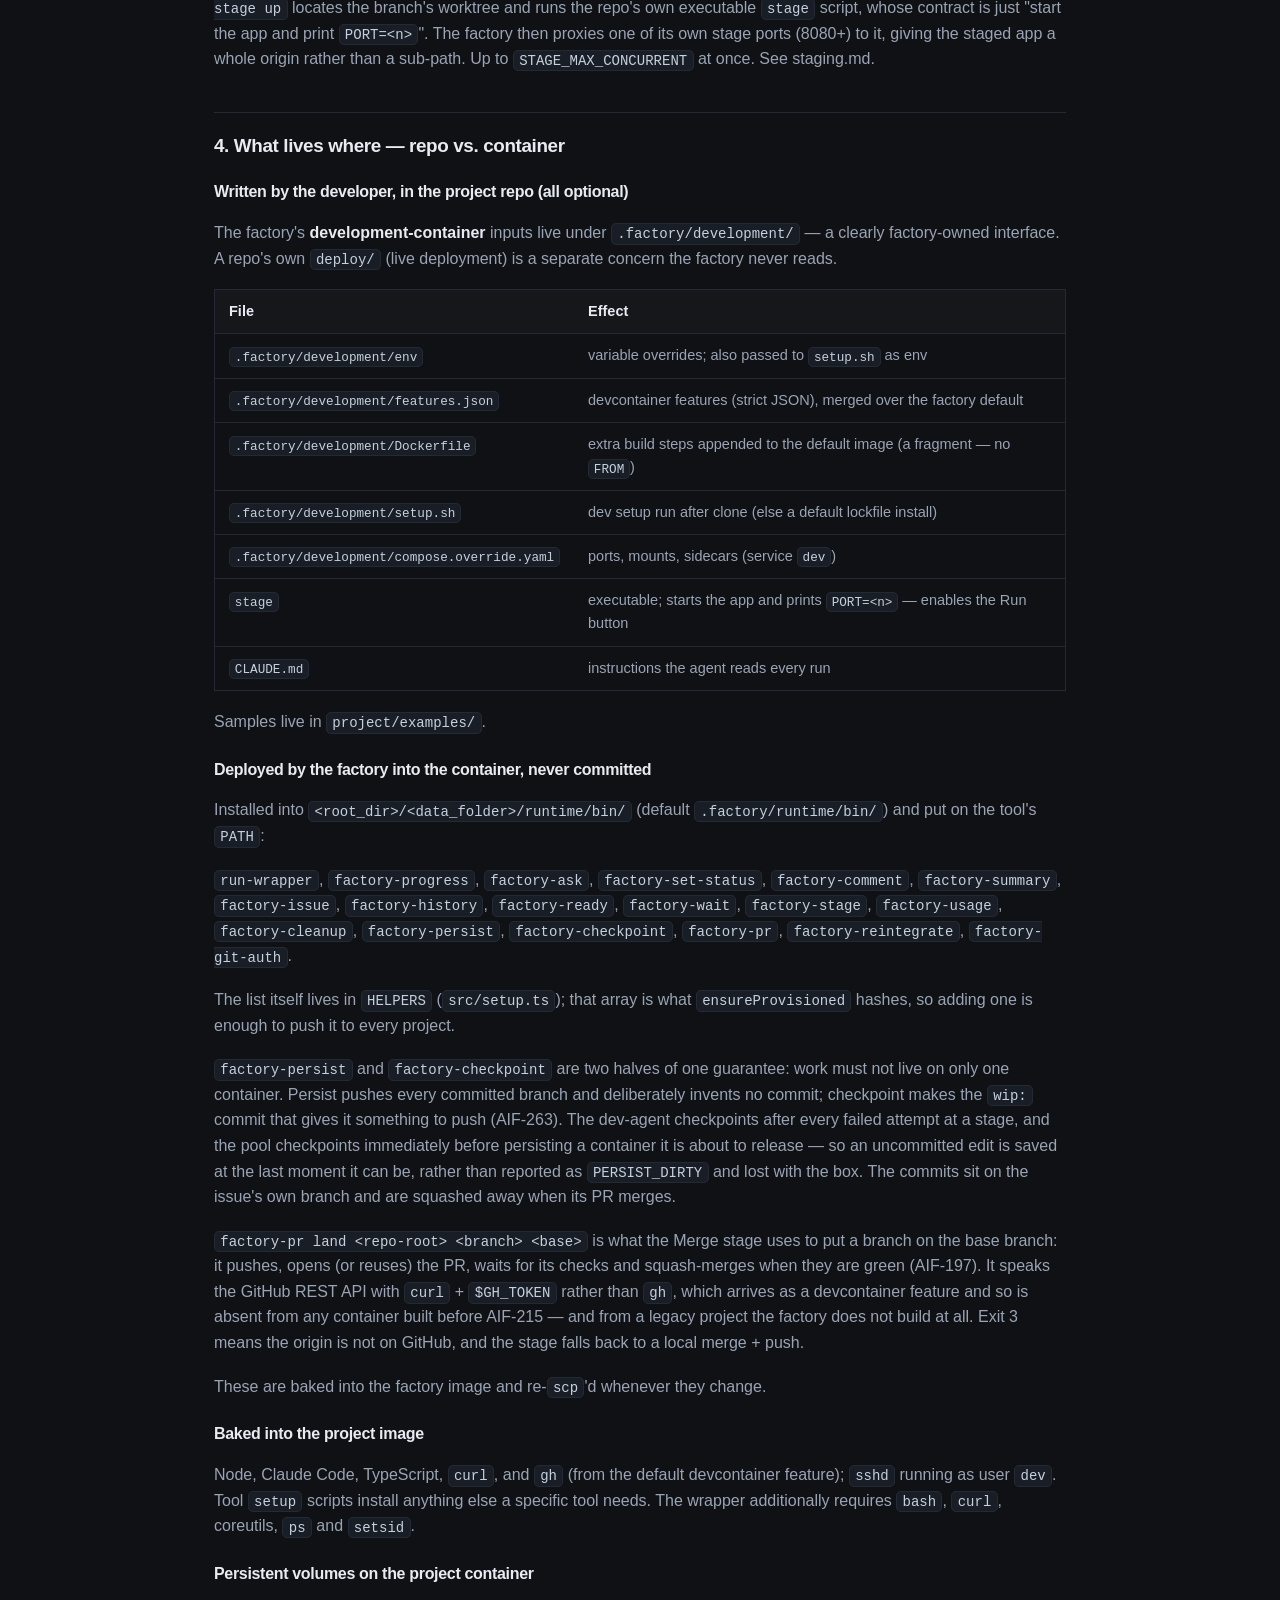
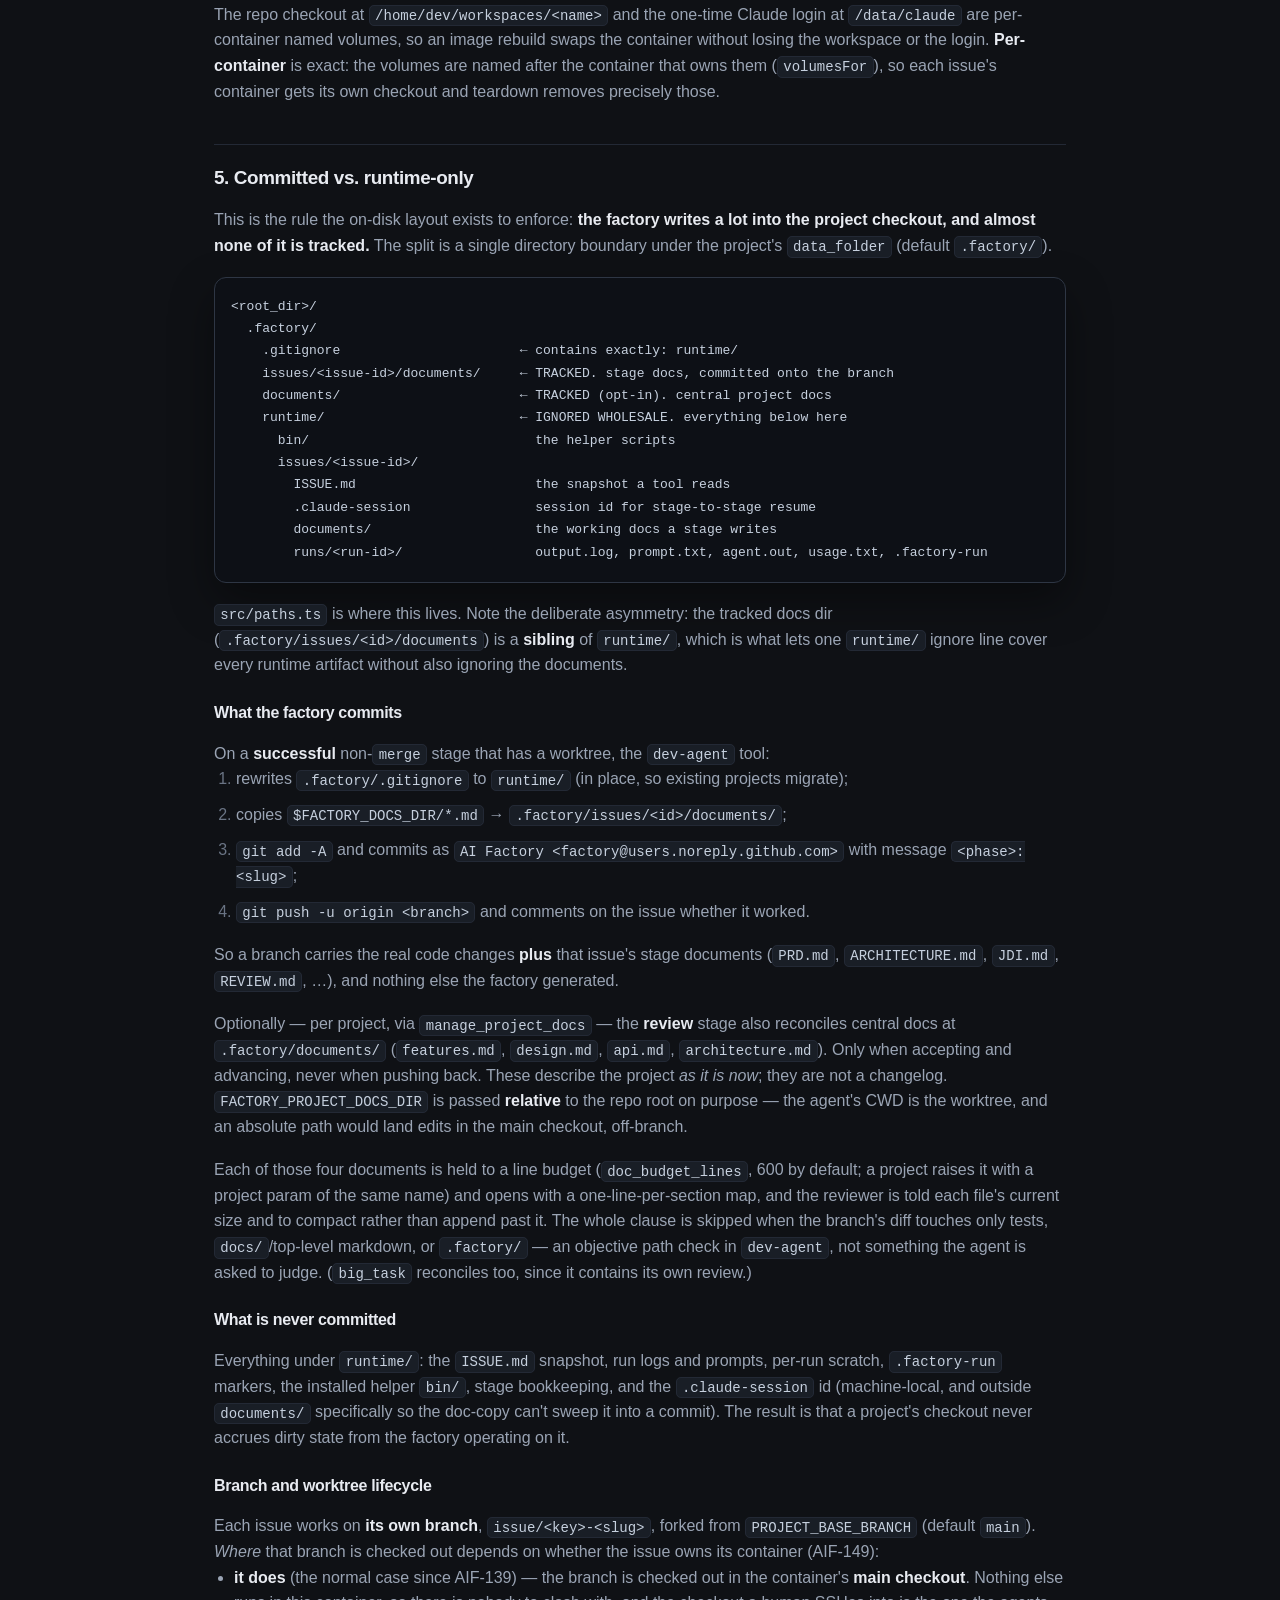
<file: architecture.html>
<!doctype html>
<html lang="en">
<head>
<meta charset="utf-8">
<meta name="viewport" content="width=device-width, initial-scale=1">
<meta name="color-scheme" content="dark">
<title>Architecture — Conveyor.AI</title>
<meta name="description" content="How conveyor.ai is put together: what runs where, how a project is stood up, and what the factory commits versus what it never does.">
<meta name="robots" content="index, follow">
<link rel="icon" href="data:image/svg+xml,%3Csvg xmlns='http://www.w3.org/2000/svg' viewBox='0 0 32 32'%3E%3Crect width='32' height='32' rx='8' fill='%235b8dff'/%3E%3Crect x='12' y='9' width='9' height='9' rx='2' fill='%230c0e12'/%3E%3Cpath d='M8 22h16' stroke='%230c0e12' stroke-width='2.4' stroke-linecap='round'/%3E%3C/svg%3E">
<link rel="stylesheet" href="styles.css">
</head>
<body>

<a class="skip" href="#main">Skip to content</a>

<header class="nav" id="top">
  <div class="nav-inner">
    <a class="brand" href="index.html">
      <svg class="mark" viewBox="0 0 32 32" role="img" aria-label="Conveyor.AI">
        <defs>
          <linearGradient id="cmark" x1="0" y1="0" x2="1" y2="1">
            <stop offset="0" stop-color="#6f9bff"/>
            <stop offset="1" stop-color="#8b5cf6"/>
          </linearGradient>
        </defs>
        <rect width="32" height="32" rx="8.5" fill="url(#cmark)"/>
        <rect x="11.5" y="8" width="9" height="9" rx="2" fill="#0b0d11"/>
        <path d="M7.5 21.5h17" stroke="#0b0d11" stroke-width="2.2" stroke-linecap="round"/>
        <circle cx="11" cy="25" r="1.7" fill="#0b0d11"/>
        <circle cx="16" cy="25" r="1.7" fill="#0b0d11"/>
        <circle cx="21" cy="25" r="1.7" fill="#0b0d11"/>
      </svg>
      <span class="wordmark">Conveyor<span class="dot">.</span>AI</span>
    </a>

    <nav class="nav-links" aria-label="Sections">
      <a href="index.html#how">How it works</a>
      <a href="index.html#features">Features</a>
      <a href="index.html#pipeline">Pipeline</a>
      <a href="index.html#config">Config</a>
    </nav>

    <a class="btn btn-primary btn-sm" href="index.html#start">Get started</a>
  </div>
</header>

<main id="main">

  <section class="band page-head">
    <div class="wrap">
      <p class="kicker">Documentation</p>
      <h1 class="h2">Architecture</h1>
      <p class="sub">How conveyor.ai (internally <em>the factory</em>) is put together: what runs where, how
a project gets stood up and connected, what lands in a project container versus
the project's repo, and what the factory commits versus what it deliberately
never does.</p>
    </div>
  </section>

  <section class="band alt">
    <div class="wrap prose doc">
<p>The product is <strong>conveyor.ai</strong>; the code, CLI helpers and data dirs say <em>factory</em>.
Both names appear below and mean the same thing.</p>
<h2 id="1-the-core-factory">1. The core factory</h2>
<p>One long-running container manages N projects. It is not a per-project runner —
it is deployed once and holds all the state.</p>
<div class="code"><pre><code>                 ┌──────────────────── factory container ─────────────────────┐
   browser ─────▶│  dashboard (static JS) + REST + SSE                        │
                 │  SQLite (/data/factory/factory.db)                          │
                 │  heartbeat engine  ·  container pool  ·  stage proxy        │
                 └────────┬──────────────────────────────────▲────────────────┘
                          │ SSH (launch + setup)              │ HTTP (callbacks)
                 ┌────────▼─────────┐              ┌──────────┴───────┐
                 │ AIF-12's cont.   │   ......     │ AIF-13's cont.   │
                 │ tools run here   │              │ tools run here   │
                 └──────────────────┘              └──────────────────┘
                  one container per ISSUE, from a capped pool (§2)</code></pre></div>
<p><strong>Two channels, deliberately asymmetric:</strong></p>
<ul><li><strong>SSH — outbound, control only.</strong> The factory SSHes into a project to install
helpers, run a tool's <code>setup</code> script, and <em>launch</em> a tool detached (<code>setsid</code>,
fds to <code>/dev/null</code>). It never holds the connection open for the duration of a
run.</li><li><strong>HTTP — inbound, all the data.</strong> Once running, the tool calls <strong>back</strong> to the
factory at <code>FACTORY_URL</code> with output chunks, heartbeats, progress, status
changes, comments and input requests. All best-effort with retry, so a tool
survives a factory restart mid-run.</li></ul>
<p>That split is why only project→factory HTTP reachability and factory→project SSH
are required; put both on a shared Docker network (<code>FACTORY_NETWORK</code>) and they
find each other by DNS alias.</p>
<h3 id="processes-inside-the-container">Processes inside the container</h3>
<p><code>scripts/container-init.sh</code> is the entrypoint. As root it installs the operator
SSH key, persists sshd host keys on the volume, starts <code>sshd</code> on :22, adds <code>dev</code>
to the docker-socket group, then <code>exec</code>s the server as unprivileged <code>dev</code>
(<code>factory/server/src/main.ts</code>).</p>
<p>The server boots in this order: open+migrate SQLite → ensure the outbound SSH
keypair → seed declarative config <strong>only if the DB is empty</strong> → reconcile
in-flight runs and stages → start HTTP → start the heartbeat.</p>
<h3 id="the-heartbeat-engine">The heartbeat engine</h3>
<p><code>src/engine.ts</code> beats on an interval (<code>HEARTBEAT_SEC</code>, default 15). Beats never
overlap — but the guard <em>expires</em> (<code>beatMayStart</code>), because a guard without one
turns a single wedged beat into a permanently silent engine.</p>
<p>Each beat first does the factory-wide work, in this order:</p>
<ol><li><strong>reap runs</strong> — finalize runs whose heartbeat went stale, whose process is
gone (verified over SSH), or that are <em>superseded</em> (the issue already
advanced past the run's <code>status_version</code>).</li><li><strong>the pool sweeps</strong>, and their order is load-bearing (see the pool section
below): vanished containers first, since everything after it assumes a row
points at something real; then retry pending persists; then reclaim abandoned
holds; then reap idle containers on a billed backend (<em>after</em> the hold sweep,
so one handed back this beat is considered at once); then sweep orphaned
instances, throttled to <code>ORPHAN_SWEEP_SEC</code> — &quot;orphaned&quot; meaning stamped with
THIS factory's instance id (<code>FACTORY_INSTANCE_ID</code>, else generated into
<code>&lt;data dir&gt;/instance-id</code>, AIF-656), so two factories sharing a docker socket
or fly org never sweep each other; unstamped legacy instances are never swept. Orphaned stage/conversation session
containers are released last.</li><li><strong>the epic scheduler</strong> — deliberately <em>before</em> the project pass, so an issue
promoted now launches in this same beat.</li><li><strong>dependency waits</strong> — let issues back in once their blockers land. The
kickstart hook already does this the instant a blocker goes terminal; this is
the safety net for moves no status change announces.</li></ol>
<p>Then, per project (bounded concurrency, <code>maxProjectConcurrency</code>):</p>
<ol><li><strong>ping</strong> over SSH — sets the reachability flag; skip an offline project.</li><li><strong>auto-setup / re-provision</strong> — hashes the provisioning <em>inputs</em> (the helper
script set + each pipeline tool's <code>setup_script</code> + a layout version). If the
hash drifted from what was last applied, re-run setup over SSH. A pure local
hash compare when nothing changed, so it costs nothing on a normal beat.</li><li><strong><code>reconcileProjectImage</code></strong> to pick up a changed
<code>.factory/development/Dockerfile</code>. Fire-and-forget.</li><li><strong>schedule</strong> — walking the project's issues <em>oldest-waiter-first</em>, so the
issue that has waited longest on a full step claims the next slot. For each
issue whose <code>status</code> matches a pipeline step, launch the step's tool, subject
to: the dependency gate, a container slot from the pool, one run per
<code>(step, status_version)</code> so the same status can't re-fire, the step's <code>max</code>
and <code>max_per_project</code> concurrency, and a circuit breaker against status-loop
ping-pong.</li></ol>
<p>Linear sync, the GitHub Actions indicator, the deployed-to-production check and
the token check ride the end of the beat, each behind its own <code>try</code>/<code>catch</code> — an
outage in any of them must never stop reaping or scheduling.</p>
<p><strong>The deployed mark (AIF-459).</strong> <code>src/deploystatus.ts</code> asks the GitHub
Deployments API which commit is live in each project's production environment
(<code>params.production_environment</code>, default <code>production</code>, matched
case-insensitively) and flags every merged issue whose merge commit is in that
commit's history — <code>issues.deployed</code>, rendered as a small mark on issue rows and
the issue detail header. Both expensive questions are answered in bulk rather
than per issue: one page of the project's closed PRs resolves a hundred merge
commits at once (matched to issues by branch name), and ancestry is membership
in one page of the deployed commit's history rather than a <code>compare</code> call each.
A candidate is only re-examined once the project's deployed sha <em>changes</em>, so the
steady state is two API calls per project per interval. A project whose pipeline
creates no GitHub Deployments is a silent no-op — no mark, no error — which is
why this repo's own <code>deploy.yml</code> records one (<code>record-deployment</code>) and every
other project must do the same for its issues to be marked.</p>
<p>Launching is transition-triggered, not polled: output and status arrive over
HTTP as they happen.</p>
<h3 id="domain-model">Domain model</h3>
<div class="table-wrap"><table><thead><tr><th>Concept</th><th>What it is</th></tr></thead><tbody><tr><td><strong>Tool</strong></td><td><code>setup</code> script + <code>exec</code> command + param definitions. Factory-scoped (shared) or project-scoped (shadows a factory tool of the same name).</td></tr><tr><td><strong>Workflow</strong></td><td>A named bundle of <code>statuses</code> + a <code>pipeline</code>. Factory workflows are shared; each project also has a private <em>custom</em> one.</td></tr><tr><td><strong>Project</strong></td><td>A remote container: SSH info, <code>root_dir</code>, <code>data_folder</code>, <code>params</code>, issue-key <code>prefix</code>, and the workflow it uses.</td></tr><tr><td><strong>Pipeline step</strong></td><td><code>on: &lt;status&gt;</code> → run <code>tool</code> with <code>params</code>, at most <code>max</code> at once.</td></tr><tr><td><strong>Issue</strong></td><td>Key (<code>AIF-12</code>), title, body, status, type, properties, documents, comments, plus a derived exec state (<code>running</code>/<code>needs_input</code>/<code>pending</code>/<code>offline</code>/<code>none</code>).</td></tr></tbody></table></div>
<h3 id="configuration-yaml-seeds-the-db-rules">Configuration: YAML seeds, the DB rules</h3>
<p><code>config/tools|workflows|projects/*.yaml</code> is a <strong>bootstrap seed</strong>, imported only
when the DB is empty (or on an explicit <code>POST /api/reload</code>). After that the
SQLite DB is the source of truth, because the dashboard writes to it directly —
so a restart never clobbers UI-managed data. <code>factory.sh redeploy</code> syncs the
repo's config tree into the live factory and reloads it after the health check
(upsert-only, best-effort).</p>
<h3 id="factory-side-state-data-the-factory-data-named-volume">Factory-side state (<code>/data</code>, the <code>factory-data</code> named volume)</h3>
<div class="code"><pre><code>/data/factory/
  factory.db          SQLite: projects, tools, workflows, issues, runs, users, conversation threads (`terminal_*` tables)
  config/             the pushed YAML tree
  ssh/                the factory's outbound keypair (+ known_hosts)
  ssh-hostkeys/       sshd host keys, so the fingerprint survives rebuilds
  runs/&lt;run&gt;/         factory-side copy of each run's output.log
  claude/             the factory's own claude login (conversation agent)
  terminal/factory/   the factory conversation's scratch + clones</code></pre></div>
<p>Everything else in the container is rebuilt from the image. Run several
factories on one host by giving each a unique <code>FACTORY_NAME</code> and port set.</p>
<h3 id="deploying-the-factory-itself">Deploying the factory itself</h3>
<p><code>scripts/factory.sh</code> points your local docker CLI at the host over SSH
(<code>DOCKER_HOST=ssh://…</code>), so <code>up</code>/<code>redeploy</code> build the image <strong>on the host</strong> — no
registry. <code>redeploy</code> is build → tag current as <code>:prev</code> → swap → health-check →
auto-rollback. In practice you don't run it: pushes to <code>main</code> are redeployed by
a self-hosted GitHub Actions runner that is itself a container on the docker host
(docker-out-of-docker), so no deploy credential ever lives in an agent-operated
container. See <a href="self-deploy.html">self-deploy.md</a>.</p>
<hr>
<h2 id="2-containers-one-per-issue-from-a-pool">2. Containers: one per issue, from a pool</h2>
<p>The diagram above shows one container per project. That is no longer the unit of
work: since AIF-139 <strong>each issue gets its own container</strong>, drawn from a capped,
factory-wide pool, so two issues never share a checkout. A project's own
container still exists — it is the pool's first member.</p>
<p><code>src/pool.ts</code> is the side-effecting lifecycle, <code>src/poolplan.ts</code> the <strong>pure</strong>
allocation rules (no docker, no db, no clock — so they can be tested
exhaustively), <code>src/poolstore.ts</code> the rows.</p>
<h3 id="allocation">Allocation</h3>
<p><code>allocateFor(project, issue)</code> never blocks the beat: it returns what it has right
now and provisions in the background. The rule, in order:</p>
<ol><li>an idle container of this project (and this backend) → <strong>reuse</strong> it;</li><li>room under the cap (<code>MAX_CONTAINERS</code>, default 4) → <strong>create</strong> one;</li><li>an idle container of <em>another</em> project → <strong>evict</strong> it, then create;</li><li>otherwise → <strong>block</strong> until something frees up.</li></ol>
<p>Plus <code>wait</code>: if one is already coming up for this project, sit tight rather than
race a second one up. A <code>starting</code> row counts against the cap the instant it
exists, which is what stops two beats both &quot;finding room&quot;. Decide-and-reserve is
one synchronous transaction; the slow work happens outside it.</p>
<p>&quot;Mine&quot; means this project <strong>and this backend</strong> — a project that ran on local and
was later switched to fly has rows on both, and they are not interchangeable.</p>
<h3 id="tiering-the-ordered-policy-aif-302">Tiering: the ordered policy (AIF-302)</h3>
<p>The factory-wide default is not one backend but an ordered list of <strong>tiers</strong>,
each with its own cap: <code>[{local, cap 4}, {fly, cap 6}]</code> reads &quot;four local
containers; when local can place nothing, spill to fly, up to six&quot;.</p>
<p><code>decidePlacement</code> runs the rule above <strong>once per tier, in policy order</strong>, and
takes the first tier that returns anything other than <code>block</code>. That composition
is the whole design, and three properties fall out of it rather than being coded:</p>
<ul><li><strong><code>wait</code> beats spilling.</strong> One already coming up on tier 1 is not <code>block</code>, so
nothing races a duplicate onto a tier that costs money.</li><li><strong>Evicting beats spilling.</strong> Within a tier the order is still reuse → create →
evict → block, so tier 2 is reached only when tier 1 is at its cap <em>and</em> has
nothing idle. Evicting costs a cold start for work that already finished;
spilling costs money <em>and</em> a cold start.</li><li><strong>The pool drains back on its own.</strong> Reuse is per tier, so as tier 1 frees up
new work lands there and the spilled containers go idle and are reaped. No
rebalancer.</li></ul>
<p>Each tier sees only <strong>its own backend's rows</strong>, which is what makes the caps
per-backend without <code>countsAgainstCap</code> learning about backends. It also scopes
<strong>eviction</strong>, which is a deliberate change from the untiered rule: under
per-backend caps, evicting a fly container frees nothing on local. With one tier
every filter is the identity, so an unconfigured factory is unchanged.</p>
<p>A tier is only <strong>eligible</strong> if it can actually take the work. Tier 1 needs only
to be reachable; a spill tier must also have been available on the <strong>last two</strong>
samples (so a flapping backend cannot take a spill it will strand) and have a
<strong>published image</strong> for this project (spilling onto a backend with no image is a
multi-minute build at peak, looking like a hang — AIF-260 one level up). Health
comes from <code>backendhealth.ts</code>, sampled once per beat and read synchronously
inside the placement transaction; a sample older than four beats reads as
unavailable rather than as its last value. <strong>Health never stops the factory</strong>: if
no tier is eligible, the first one refused for a merely momentary reason is tried
anyway, which is what the factory did before tiering existed.</p>
<p>A <strong>project override still names one backend and pins the project to it</strong>, with
no spill — AIF-259's principle, that an operator picks a backend for reasons and
a project that must not move needs a way to say so. The ordered policy is a
factory-wide default only.</p>
<p>Spilling is <strong>said out loud</strong>: leaving tier 1 puts a comment on the issue naming
the tier and why, because tiering deliberately reintroduces &quot;ran somewhere you
did not individually pick&quot; and the bar is that the issue itself answers it. The
Containers screen badges each container's tier (derived from its backend against
the current policy, so a reorder relabels rather than going stale) and the Health
page reports running/idle/cap per tier. Each tier also carries its own <strong>reap
timeout</strong>, defaulting to the global one — a spill tier wants a much shorter fuse,
since it absorbs bursts rather than holding warm checkouts.</p>
<h3 id="addressing-the-container-not-the-project">Addressing: the container, not the project</h3>
<p><code>execSSH</code> &amp; co. take an <code>SshTarget</code>. Get one from <code>resolveTarget(project, issue)</code>
(or <code>resolveSessionTarget</code>), which returns the held container's target if the
project is pooled and the project's own host otherwise. Passing <code>project</code>
directly still compiles — it means &quot;the project's own host&quot;, which is only right
for an unpooled project.</p>
<p><code>hasDedicatedContainer(issue)</code> is the related question: if the issue owns its
container, its stages check the branch out in the container's <strong>main checkout</strong>
(nobody else is there to clash with). If not, they fork a worktree, as before.</p>
<h3 id="synthesis-not-adoption">Synthesis, not adoption</h3>
<p>Every container is <strong>synthesized</strong> from the project's <code>repo</code> param and its image
(<code>runArgsFor</code> in <code>backends/local.ts</code>): its own name, which is also its network
alias and the stem of the two named volumes it owns (<code>&lt;name&gt;-data</code>,
<code>&lt;name&gt;-workspaces</code>). The project's first container and its twentieth are made
by the same call, and none of them is special — nothing is pinned, nothing is
exempt from eviction, and losing one costs nothing that cannot be rebuilt.</p>
<p>It used to work the other way (removed in AIF-292). A human ran
<code>scripts/project.sh</code>; the pool <strong>adopted</strong> the container that produced as the
project's first pool member, <code>pinned</code> so it was never evicted; and its <code>docker
inspect</code> became the <strong>template</strong> every sibling was cut from. That made the first
container a single point of failure and meant the server could not describe a
container it had not already been shown one of — so a project could not exist
until somebody had run a shell script against the docker host. The clone URL is
enough to build the image and the params are enough to run it, which is what the
fly backend had always done and what the local one now does too.</p>
<h3 id="release-and-the-sweeps-that-catch-what-release-misses">Release, and the sweeps that catch what release misses</h3>
<p>A container goes back to the pool through <code>persistAndRelease</code>, which <strong>pushes
every branch the issue produced first</strong> and only then lets go. That ordering is
the protection: the container stays held — and so can never be evicted — until
the push has actually landed. A push that keeps being refused escalates to a
rescue ref after five consecutive failures, so the work can get off the box
rather than pinning it forever.</p>
<p>That escalation assumes the push can eventually land somewhere. When it cannot —
a <code>root_dir</code> that is not a checkout, so <code>factory-persist</code> itself cannot run and
<code>--rescue</code> is refused identically — the retry is <strong>bounded</strong>: after roughly an
hour of consecutive failures the factory says so on the issue thread and releases
the container anyway (AIF-475). A local diff that provably cannot be pushed is
worth less than a pool slot, and the pool is factory-wide: one misconfigured
project once held all 55 slots for two and a half days. The same bound covers the
helper-refresh deferral, so a refresh that can never land cannot hold a slot by
never attempting the push at all. Project <code>root_dir</code> must now be an absolute
path, which is what stops the commonest cause at the door.</p>
<p>Two paths release normally: a transition into a terminal status, and a
transition into <code>cancelled</code> (which <code>cleanup.ts</code> owns — pushing there would
resurrect work the operator threw away). <strong>Every other way an issue can stop
moving leaks the container</strong>: dragged back to backlog, failed into <code>error</code>,
parked waiting on a human. <code>sweepAbandonedHolds</code> is the rule that takes it back
on a <strong>timeout</strong> (<code>CONTAINER_HOLD_TIMEOUT_SEC</code>, default 1800), through the same
<code>persistAndRelease</code>. It is deliberately conservative — a run still going, a
stage serving from that checkout, a conversation work turn in flight, or an
unreadable clock all mean &quot;don't touch it&quot;.</p>
<p>The window is <strong>per hold, not one factory-wide number</strong> (AIF-343). A container
an <em>issue conversation</em> asked for, that no pipeline run has since used, goes back
after <code>TERMINAL_CONTAINER_HOLD_SEC</code> (default 600) instead — nobody but the
operator ever wanted it. Once a run starts against it the ordinary rule applies
again, and <code>CONTAINER_HOLD_TIMEOUT_SEC=0</code> still turns the whole sweep off.</p>
<p>That timeout is <em>why</em> <code>dev-agent</code> branches a missing <code>$BRANCH</code> off
<code>origin/$BRANCH</code> rather than the base branch: a later stage can land on a
container that has never seen the branch, and cutting from the base would orphan
the work.</p>
<p>The remaining sweeps cover the cases that fall between: <code>sweepVanishedContainers</code>
(a row whose instance was destroyed underneath it), <code>sweepIdleBilledContainers</code>
(idle, healthy row, on a backend that charges for it), and <code>sweepOrphans</code> (an
instance with <strong>no</strong> row — every teardown drops the row before calling the
backend, so a refused destroy leaves one running that nothing counts).</p>
<h3 id="compute-backends">Compute backends</h3>
<p>Since AIF-227/AIF-229 the pool does not talk to docker at all; it goes through a
<code>ComputeBackend</code>. <code>src/backends/</code> is a registration <strong>table</strong> (<code>local</code>, <code>fly</code>) —
the same shape <code>messaging.ts</code> uses for its providers, and for the same reason:
adding one should be an entry plus a module, not another conditional threaded
through every call site.</p>
<p>Resolution happens in exactly two shapes, and keeping them apart is what stops a
settings change breaking containers that already exist:</p>
<div class="code"><pre><code>tiersFor(project)         project override (one tier) &gt; the ordered policy
backendFor(project)       the first of those tiers that can actually run
backendForContainer(row)  whatever CREATED that row              &gt; local</code></pre></div>
<ul><li><strong><code>backendFor(project)</code></strong> <em>chooses</em> one. Called only from <code>reserve()</code> — the one
place that makes a row from nothing. A choice only
counts if it names a backend that is both <strong>registered</strong> and <code>configured()</code>;
<code>local</code> is always both, so the chain always terminates.</li><li><strong><code>backendForContainer(row)</code></strong> <em>recalls</em> the one that made an existing
container, off the row itself. Everything else — target, destroy, helper
refresh, persist — goes through this, so it keeps addressing the box it
actually made no matter what the project's setting says now. It deliberately
checks registration but <strong>not</strong> <code>configured()</code> — revoking a token must not
strand the machines that backend already owns.</li></ul>
<p>Selection is a factory-wide <strong>ordered policy</strong> (config key
<code>compute_backend_policy</code>, the Backends tab on factory settings — see <em>Tiering</em>
above) plus a per-project override (the Backend select on a project's General
tab). The older single-value key <code>compute_backend</code> is still read when no policy
is stored, so a factory that had chosen one backend keeps running on it. The
credential itself is <strong>env, never the UI</strong> —
<code>FLY_API_TOKEN</code>, alongside <code>LINEAR_API_KEY</code> and the Twilio secrets — the
settings page only reports whether a secret is present.</p>
<p><strong>An unusable selection is a hard stop, not a fallback (AIF-259.)</strong> This chain
used to degrade to <code>local</code> at every level. That was wrong: a project set to fly
quietly ran every issue on local docker, so the work &quot;succeeded&quot; in a venue
nobody chose while the fly dashboard stayed empty. <code>backendFor</code> now returns null
and the pool refuses to place work, which the engine notes on the issue rather
than skipping it silently every beat. <code>backendForContainer</code> still falls back,
deliberately — it addresses a box that already exists, and revoking a token must
not strand every container that backend owns.</p>
<h3 id="merge-queues-how-a-pull-request-lands">Merge queues: how a pull request lands</h3>
<p>A second registration table, deliberately the same shape as the compute one
above (AIF-307). It answers a different question — compute backends decide
<strong>where an issue's container runs</strong>, merge queues decide <strong>how its pull request
lands</strong> — and the two are chosen independently: a project on <code>fly</code> can still
land through Mergify. <code>src/mergequeue/</code> holds the table; the merge stage hands
the PR off and stops, and the chosen queue is polled on the beat.</p>
<div class="table-wrap"><table><thead><tr><th>kind</th><th>what it does</th><th>serializes?</th></tr></thead><tbody><tr><td><code>github</code></td><td>Watches the PR's checks and merges it itself when they are green.</td><td>no — the merge stage's <code>max_per_project: 1</code> is what bounds it</td></tr><tr><td><code>mergify</code></td><td>Hands the PR to Mergify (<code>@mergifyio queue</code>) and watches what Mergify does with it, through GitHub-visible signals only.</td><td>yes — Mergify admits and orders the merges</td></tr></tbody></table></div>
<p>Both are <code>configured()</code> on <code>GH_TOKEN</code> alone; neither needs a second credential.
<code>ownsSerialization</code> is what a queue declares about itself, so nothing above the
seam has to test for a backend by name.</p>
<p>Selection mirrors the compute chain — a per-project override (the <strong>Merge queue</strong>
select on a project's General tab, or
<code>PATCH /api/projects/:id {&quot;merge_queue&quot;:&quot;mergify&quot;}</code>) over a factory-wide default
(config key <code>merge_queue_backend</code>, the Backends tab on factory settings). A
backend's declared params are rendered under whichever picker selects it and are
stored in the project's ordinary <code>params</code> map — <code>mergify_queue</code> is the only one
today.</p>
<p><strong>An unusable selection is a hard stop here too</strong>, and for a sharper reason than
AIF-259's: a project pointed at Mergify whose PRs were quietly landed by the
factory's own merger has had its queue discipline silently removed. So a
selection must name a queue that is both registered and configured, or nothing
lands and the wait fails with the reason on the issue.</p>
<p>The one asymmetry worth knowing: when <strong>nothing is chosen at either level</strong> the
chain terminates on <code>github</code> <em>ungated</em> — no <code>configured()</code> check. A factory with
no <code>GH_TOKEN</code> therefore keeps its pre-AIF-307 behaviour (the poll throws, the
wait retries next beat) instead of failing the issue outright. Choosing <code>github</code>
explicitly is validated and can be refused; inheriting it cannot. This is why the
settings select sends <code>&quot;&quot;</code> rather than <code>&quot;github&quot;</code> for its default option — the
two are stored differently and resolve differently.</p>
<p><code>docs/merge-queues.md</code> covers the backends themselves, including what a repo must
have for Mergify to work and what happens when it does not.</p>
<h3 id="agent-backends-which-coding-agent-does-the-work">Agent backends: which coding agent does the work</h3>
<p>A third registration table of the same shape (<code>src/agents/</code>, AIF-392), answering
the third question: compute backends decide <strong>where</strong> a container runs, merge
queues <strong>how</strong> its PR lands, agents <strong>who writes the code</strong> — every pipeline
stage and every conversation turn.</p>
<div class="table-wrap"><table><thead><tr><th>kind</th><th>what it is</th><th>needs</th></tr></thead><tbody><tr><td><code>claude</code></td><td>Claude Code, exactly as the factory has always run it.</td><td>usually nothing — the container's own login authenticates it</td></tr><tr><td><code>kimi</code></td><td>Kimi (Moonshot), via its Anthropic-compatible endpoint.</td><td><code>KIMI_API_KEY</code></td></tr><tr><td><code>openai</code></td><td>OpenAI, via an Anthropic-compatible gateway the operator runs.</td><td><code>OPENAI_BASE_URL</code> and <code>OPENAI_API_KEY</code></td></tr><tr><td><code>openrouter</code></td><td>OpenRouter, which fronts many providers and serves the Messages API itself.</td><td><code>OPENROUTER_API_KEY</code></td></tr></tbody></table></div>
<p>The last three are one implementation: a passthrough that points the <code>claude</code> CLI
at another provider with <code>ANTHROPIC_BASE_URL</code> + <code>ANTHROPIC_AUTH_TOKEN</code>. Because
that is an env change at the server, no tool or workflow YAML changes when the
agent does — but a workflow's <code>model:</code> alias does, so <code>runner.ts</code> rewrites
<code>PARAM_MODEL</code> through the selected backend on the way to the run.</p>
<p>Unlike the two tables above there is <strong>no per-project override</strong>: one
factory-wide choice (config key <code>agent_backend</code>, the Agent section of the
Backends tab), resolved once per run so the credential a run authenticates with
and the model it is told to use provably come from the same backend. An unusable
selection is a hard stop here too — the run fails with the reason on the issue
rather than quietly spending someone else's budget on Claude.</p>
<p>The <code>github</code> asymmetry repeats exactly: <strong>nothing stored resolves to <code>claude</code>
ungated</strong>, because a factory whose credential is the container's own
<code>/data/claude</code> login has no token in its env at all and gating the terminator
would take every one of those from working to running nothing. Choosing <code>claude</code>
by name is validated and can be refused.</p>
<p>A backend's <strong>non-secret settings are stored, not env-only</strong> (AIF-441): its base
URL and the model it runs for each of the three aliases are per-backend rows in
the config table (<code>agent_settings:&lt;kind&gt;</code>), edited from the same Backends tab and
resolved <strong>stored &gt; env var &gt; the registration's default</strong>. API keys are the
exception and stay env-only, so nothing on that page can carry a credential —
which is also why the settings write is not gated on the backend being usable:
for the gateway backend the base URL is what <em>makes</em> it usable.</p>
<p><code>docs/agent-backends.md</code> covers the backends themselves — the credential per
backend, the model-alias table, the settings, and how to point a factory at Kimi
or OpenAI end to end.</p>
<h3 id="the-fly-backend-and-its-bootstrap">The fly backend, and its bootstrap</h3>
<p>A fly machine is not a docker container on a host the factory owns, so several
things differ:</p>
<ul><li><strong>Image (<code>flyimage.ts</code>).</strong> A machine boots from <code>registry.fly.io/&lt;app&gt;:latest</code>
and nothing else creates that app or that image, <strong>so a project on the fly
backend is dead until one publish has happened.</strong> The rebuild loop
(<code>projectrebuild.ts</code>) does it: with no machine and nothing in the registry
(<code>backend.imagePublished</code>) it builds and publishes, then stops — there is no
instance to swap onto. Do not re-gate that path on the project already having
an instance; that was the deadlock (AIF-260). One app per project
(<code>FLY_APP_TEMPLATE</code>, default <code>conveyor-{project}-project</code>).</li><li><strong>Warm state (<code>warmimage.ts</code>).</strong> A cold machine would clone the repo and
install dependencies over the public internet on every issue, so the repo and
its dependency caches are baked as a layer <em>on top</em>, only on the fly publish
path — a fly Volume can't do this, since it attaches to one machine at a time
and isolation here is the machine boundary. Best-effort: a failed warm build
still publishes the plain image, and the machine just starts cold.</li><li><strong>Machine (<code>fly.ts</code>).</strong> One machine per issue, cut from the image's floating
<code>:latest</code>, tagged <code>factory_pool</code> / <code>factory_project</code> so the orphan sweep can
tell its own machines from anything else in the org. <code>pooled()</code> is
unconditionally true: nothing pre-exists on fly to take over, and since
AIF-292 there is nothing to take over on the local backend either.</li><li><strong>Reachability (<code>scripts/fly-wg.sh</code>).</strong> <code>target()</code> returns the machine's 6PN
(fly private network) address. The factory container joins the org's private
network as a WireGuard peer at boot, from <code>container-init.sh</code>, as root and
best-effort — which buys arbitrary TCP rather than just SSH, so staging (§3)
needs no fly-specific code: the stage proxy opens its plain HTTP hop to the
same 6PN address. If the tunnel is down, switching a project to fly still
&quot;succeeds&quot; and its machines simply cannot be reached; <code>fly-wg.sh --status</code>
says which world you're in, <code>fly-check.sh</code> proves the token opens the org's
Machines API.</li></ul>
<p>Fly also bills for idle machines, which is why <code>sweepIdleBilledContainers</code>
exists (<code>CONTAINER_FLY_IDLE_REAP_SEC</code>, default 300). On docker an idle container
costs nothing and is a warm box for the next issue, so it is only reclaimed
lazily, when the pool is at the cap and needs the slot. See
../CLAUDE.md for the operational runbook.</p>
<h3 id="there-is-no-fallback-a-project-that-cannot-be-built-is-refused-aif-611">There is no fallback — a project that cannot be built is refused (AIF-611)</h3>
<p>A project used to be able to opt out of the pool — no <code>repo</code> to build from, or
<code>CONTAINER_POOL=0</code> — and keep running on one long-lived box named by
<code>projects.ssh_host</code>. That column is gone, along with the flag, the <code>legacy</code>
allocation result and <code>requiresProjectHost</code>.</p>
<p>What replaced the fallback is an honest refusal. <code>allocate()</code> answers <code>unusable</code>
with the reason when the backend will not pool the project (on local that means
it carries no <code>repo</code>, so there is nothing to build a container FROM), and the
beat comments that reason on the issue once. <code>resolveTarget</code> and
<code>resolveSessionTarget</code> return <strong><code>null</code></strong> rather than standing in the project, so
every caller has to say what it does with &quot;no container yet&quot; — wait, degrade, or
refuse. That is the point: the old fallback compiled only because <code>Project</code>
structurally satisfies <code>SshTarget</code>, and what it produced at run time was an SSH
to <code>''</code> that read as the tool crashing.</p>
<hr>
<h2 id="3-standing-up-and-connecting-a-project">3. Standing up and connecting a project</h2>
<p>Three actors, and it matters which does what.</p>
<h3 id="from-the-dashboard-add-a-project-with-its-clone-url">From the dashboard — add a project with its clone URL</h3>
<p>There is no provisioning step for a human to run (AIF-292; <code>scripts/project.sh</code>
was deleted with it). A project needs a name and a <code>repo</code> param, and the factory
does the rest the first time an issue asks for a container: <code>create()</code> builds the
image if this daemon does not have it, then runs a container from it.</p>
<p>The image is <strong>synthesized</strong> from the factory's <code>project/Dockerfile</code> with the
repo's <code>.factory/development/Dockerfile</code> fragment appended, <code>project/features.json</code>
merged with the repo's <code>.factory/development/features.json</code>
(<code>backends/imagebuild.ts</code>). Everything the factory reads to build the
<strong>development</strong> container lives under the repo's <code>.factory/development/</code> — clearly
marked as a factory interface. A repo's own <code>deploy/</code> is its <strong>live-deployment</strong>
setup and is never read here.</p>
<p>Devcontainer is used <strong>only as a feature-aware image builder</strong> — no devcontainer
runtime and no workspace mounts. When the merged feature set is non-empty the
image is built by the devcontainer CLI (<code>backends/devfeatures.ts</code>, pinned and
invoked through <code>npx</code>) over the same context; when it is empty the build is a
plain <code>docker build</code> and no Node download happens. A declared feature that cannot
be installed <strong>fails the build</strong> — there is deliberately no featureless fallback,
because a silently featureless image is what AIF-215 was.</p>
<p>The built image's feature <code>containerEnv</code> is folded into the container (base64 via
<code>FEATURE_ENV_B64</code>, read by <code>project/container-init.sh</code> into <code>/etc/environment</code>)
so SSH sessions see it. That is not redundant with the build: the CLI bakes <code>ENV</code>
only for legacy v1 features, so a v2 feature — every <code>ghcr.io/devcontainers/*</code>
one — records its <code>containerEnv</code> <strong>only</strong> in the image's <code>devcontainer.metadata</code>
label, for a runtime we do not run to apply. Both backends read that label off the
image and pass the result as container env.</p>
<p>Cross-building (fly) goes through the same CLI with <code>--platform</code>. It shells out to
<code>docker buildx build</code> and never names a builder, so <code>BUILDX_BUILDER</code> in its
environment is what selects the <code>aif-cross</code> one — without it the build lands on
the default builder, which accepts <code>--platform</code>, ignores it, and returns a
host-architecture image (see §the cross-build note in <code>imagebuild.ts</code>).</p>
<p>Facts about the repo the factory needs before any container exists — the default
branch, its HEAD, and the dev-config hash that decides whether an image has
drifted — are read <strong>straight from the git remote</strong> (<code>repodeploy.ts</code>, one
<code>git ls-remote</code> plus a bare depth-1 fetch). They used to be read over SSH from the
project's own container, which is why a project needed one before it could have
one.</p>
<p>No project shape needs a box of its own any more: a project with no <code>repo</code> is
refused rather than run on one — see <em>There is no fallback</em> above.</p>
<h3 id="inside-the-project-container-projectcontainer-initsh">Inside the project container — <code>project/container-init.sh</code></h3>
<p>On boot, as root: write env to <code>/etc/environment</code> (PAM loads it for SSH login
sessions, which is how the factory's non-interactive shells see it), install the
factory's public key <strong>and</strong> the operator's key into <code>dev</code>'s <code>authorized_keys</code>,
persist sshd host keys, configure git identity + <code>gh auth setup-git</code>, then
<strong>clone the repo from its URL</strong> into the <code>~/workspaces</code> volume — a clone, not a
bind mount, so the container is self-contained — bootstrap an initial commit if
the repo is empty, run the repo's <code>.factory/development/setup.sh</code> (or a default
lockfile install), and finally <code>exec sshd -D</code>.</p>
<h3 id="from-the-web-ui-connect">From the web UI — Connect</h3>
<p>Registering the project in the dashboard and pressing <strong>Connect</strong> runs
<code>src/setup.ts</code> over SSH. That is a <em>software</em> install into an already-existing
container; it provisions nothing. It creates the data-folder tree, <code>scp</code>s the
helper scripts into <code>&lt;root&gt;/&lt;data&gt;/runtime/bin/</code>, and runs each pipeline tool's
<code>setup_script</code> (hash-tracked, so it only re-runs when the script changes). A run
is never launched before its tool's setup has succeeded.</p>
<p>Connect is rarely needed by hand — the engine's <code>ensureProvisioned</code> does the same
thing automatically whenever the helper set or a tool's setup script changes.</p>
<h3 id="launching-a-run">Launching a run</h3>
<p><code>src/runner.ts</code> writes an <code>ISSUE.md</code> snapshot and the run dir over SSH, then
launches <code>run-wrapper</code> detached with a composed environment:</p>
<div class="table-wrap"><table><thead><tr><th>Vars</th><th>Source</th></tr></thead><tbody><tr><td><code>FACTORY_URL</code>, <code>FACTORY_RUN_ID</code>, <code>FACTORY_RUN_TOKEN</code></td><td>callback base + the project's durable bearer token</td></tr><tr><td><code>FACTORY_ISSUE_ID/KEY/TYPE</code>, <code>FACTORY_ISSUE_DIR</code>, <code>FACTORY_DOCS_DIR</code>, <code>FACTORY_RUN_DIR</code></td><td>this issue and run</td></tr><tr><td><code>FACTORY_EXEC_FILE</code></td><td>path of <code>exec.sh</code> in the run dir, holding the tool's <code>exec</code> command (a file, not an env string: one env string is capped at 128 KiB — AIF-648)</td></tr><tr><td><code>PROJECT_*</code></td><td>every project param</td></tr><tr><td><code>PARAM_*</code></td><td>tool defaults overridden by step params</td></tr><tr><td><code>PROPERTY_*</code></td><td>issue properties</td></tr></tbody></table></div>
<p>Param values are <strong>passed as env only</strong> — never interpolated into the remote
shell command, so a value cannot break out.</p>
<p><code>run-wrapper</code> runs <code>bash &quot;$FACTORY_EXEC_FILE&quot;</code>, tails the combined log to the factory every
~2s, heartbeats when idle, and reports the exit code with retries. It also drops
a <code>.factory-run</code> marker in the run dir so the helper CLIs still work from a fresh
shell that lost the environment.</p>
<h3 id="staging-the-run-button">Staging (the Run button)</h3>
<p>The factory has no docker daemon of its own for project work, so a stage runs
<strong>inside the project container</strong>: <code>factory-stage up</code> locates the branch's
worktree and runs the repo's own executable <code>stage</code> script, whose contract is
just &quot;start the app and print <code>PORT=&lt;n&gt;</code>&quot;. The factory then proxies one of its
own stage ports (8080+) to it, giving the staged app a whole origin rather than a
sub-path. Up to <code>STAGE_MAX_CONCURRENT</code> at once. See staging.md.</p>
<hr>
<h2 id="4-what-lives-where-repo-vs-container">4. What lives where — repo vs. container</h2>
<h3 id="written-by-the-developer-in-the-project-repo-all-optional">Written by the developer, in the project repo (all optional)</h3>
<p>The factory's <strong>development-container</strong> inputs live under <code>.factory/development/</code> —
a clearly factory-owned interface. A repo's own <code>deploy/</code> (live deployment) is a
separate concern the factory never reads.</p>
<div class="table-wrap"><table><thead><tr><th>File</th><th>Effect</th></tr></thead><tbody><tr><td><code>.factory/development/env</code></td><td>variable overrides; also passed to <code>setup.sh</code> as env</td></tr><tr><td><code>.factory/development/features.json</code></td><td>devcontainer features (strict JSON), merged over the factory default</td></tr><tr><td><code>.factory/development/Dockerfile</code></td><td>extra build steps appended to the default image (a fragment — no <code>FROM</code>)</td></tr><tr><td><code>.factory/development/setup.sh</code></td><td>dev setup run after clone (else a default lockfile install)</td></tr><tr><td><code>.factory/development/compose.override.yaml</code></td><td>ports, mounts, sidecars (service <code>dev</code>)</td></tr><tr><td><code>stage</code></td><td>executable; starts the app and prints <code>PORT=&lt;n&gt;</code> — enables the Run button</td></tr><tr><td><code>CLAUDE.md</code></td><td>instructions the agent reads every run</td></tr></tbody></table></div>
<p>Samples live in <code>project/examples/</code>.</p>
<h3 id="deployed-by-the-factory-into-the-container-never-committed">Deployed by the factory into the container, never committed</h3>
<p>Installed into <code>&lt;root_dir&gt;/&lt;data_folder&gt;/runtime/bin/</code> (default <code>.factory/runtime/bin/</code>)
and put on the tool's <code>PATH</code>:</p>
<p><code>run-wrapper</code>, <code>factory-progress</code>, <code>factory-ask</code>, <code>factory-set-status</code>,
<code>factory-comment</code>, <code>factory-summary</code>, <code>factory-issue</code>, <code>factory-history</code>,
<code>factory-ready</code>, <code>factory-wait</code>, <code>factory-stage</code>, <code>factory-usage</code>,
<code>factory-cleanup</code>, <code>factory-persist</code>, <code>factory-checkpoint</code>, <code>factory-pr</code>,
<code>factory-reintegrate</code>, <code>factory-git-auth</code>.</p>
<p>The list itself lives in <code>HELPERS</code> (<code>src/setup.ts</code>); that array is what
<code>ensureProvisioned</code> hashes, so adding one is enough to push it to every project.</p>
<p><code>factory-persist</code> and <code>factory-checkpoint</code> are two halves of one guarantee: work
must not live on only one container. Persist pushes every committed branch and
deliberately invents no commit; checkpoint makes the <code>wip:</code> commit that gives it
something to push (AIF-263). The dev-agent checkpoints after every failed attempt
at a stage, and the pool checkpoints immediately before persisting a container it
is about to release — so an uncommitted edit is saved at the last moment it can
be, rather than reported as <code>PERSIST_DIRTY</code> and lost with the box. The commits sit
on the issue's own branch and are squashed away when its PR merges.</p>
<p><code>factory-pr land &lt;repo-root&gt; &lt;branch&gt; &lt;base&gt;</code> is what the Merge stage uses to
put a branch on the base branch: it pushes, opens (or reuses) the PR, waits for
its checks and squash-merges when they are green (AIF-197). It speaks the GitHub
REST API with <code>curl</code> + <code>$GH_TOKEN</code> rather than <code>gh</code>, which arrives as a
devcontainer feature and so is absent from any container built before AIF-215 —
and from a legacy project the factory does not build at all. Exit 3 means the
origin is not on GitHub, and the stage falls back to a local merge + push.</p>
<p>These are baked into the factory image and re-<code>scp</code>'d whenever they change.</p>
<h3 id="baked-into-the-project-image">Baked into the project image</h3>
<p>Node, Claude Code, TypeScript, <code>curl</code>, and <code>gh</code> (from the default devcontainer
feature); <code>sshd</code> running as user <code>dev</code>. Tool <code>setup</code> scripts install anything
else a specific tool needs. The wrapper additionally requires <code>bash</code>, <code>curl</code>,
coreutils, <code>ps</code> and <code>setsid</code>.</p>
<h3 id="persistent-volumes-on-the-project-container">Persistent volumes on the project container</h3>
<p>The repo checkout at <code>/home/dev/workspaces/&lt;name&gt;</code> and the one-time Claude login
at <code>/data/claude</code> are per-container named volumes, so an image rebuild swaps the
container without losing the workspace or the login. <strong>Per-container</strong> is exact:
the volumes are named after the container that owns them (<code>volumesFor</code>), so each
issue's container gets its own checkout and teardown removes precisely those.</p>
<hr>
<h2 id="5-committed-vs-runtime-only">5. Committed vs. runtime-only</h2>
<p>This is the rule the on-disk layout exists to enforce: <strong>the factory writes a lot
into the project checkout, and almost none of it is tracked.</strong> The split is a
single directory boundary under the project's <code>data_folder</code> (default <code>.factory/</code>).</p>
<div class="code"><pre><code>&lt;root_dir&gt;/
  .factory/
    .gitignore                       ← contains exactly: runtime/
    issues/&lt;issue-id&gt;/documents/     ← TRACKED. stage docs, committed onto the branch
    documents/                       ← TRACKED (opt-in). central project docs
    runtime/                         ← IGNORED WHOLESALE. everything below here
      bin/                             the helper scripts
      issues/&lt;issue-id&gt;/
        ISSUE.md                       the snapshot a tool reads
        .claude-session                session id for stage-to-stage resume
        documents/                     the working docs a stage writes
        runs/&lt;run-id&gt;/                 output.log, prompt.txt, agent.out, usage.txt, .factory-run</code></pre></div>
<p><code>src/paths.ts</code> is where this lives. Note the deliberate asymmetry: the tracked
docs dir (<code>.factory/issues/&lt;id&gt;/documents</code>) is a <strong>sibling</strong> of <code>runtime/</code>, which
is what lets one <code>runtime/</code> ignore line cover every runtime artifact without also
ignoring the documents.</p>
<h3 id="what-the-factory-commits">What the factory commits</h3>
<p>On a <strong>successful</strong> non-<code>merge</code> stage that has a worktree, the <code>dev-agent</code> tool:</p>
<ol><li>rewrites <code>.factory/.gitignore</code> to <code>runtime/</code> (in place, so existing projects
migrate);</li><li>copies <code>$FACTORY_DOCS_DIR/*.md</code> → <code>.factory/issues/&lt;id&gt;/documents/</code>;</li><li><code>git add -A</code> and commits as <code>AI Factory &lt;factory@users.noreply.github.com&gt;</code>
with message <code>&lt;phase&gt;: &lt;slug&gt;</code>;</li><li><code>git push -u origin &lt;branch&gt;</code> and comments on the issue whether it worked.</li></ol>
<p>So a branch carries the real code changes <strong>plus</strong> that issue's stage documents
(<code>PRD.md</code>, <code>ARCHITECTURE.md</code>, <code>JDI.md</code>, <code>REVIEW.md</code>, …), and nothing else the
factory generated.</p>
<p>Optionally — per project, via <code>manage_project_docs</code> — the <strong>review</strong> stage also
reconciles central docs at <code>.factory/documents/</code> (<code>features.md</code>, <code>design.md</code>,
<code>api.md</code>, <code>architecture.md</code>). Only when accepting and advancing, never when
pushing back. These describe the project <em>as it is now</em>; they are not a
changelog. <code>FACTORY_PROJECT_DOCS_DIR</code> is passed <strong>relative</strong> to the repo root on
purpose — the agent's CWD is the worktree, and an absolute path would land edits
in the main checkout, off-branch.</p>
<p>Each of those four documents is held to a line budget (<code>doc_budget_lines</code>, 600
by default; a project raises it with a project param of the same name) and opens
with a one-line-per-section map, and the reviewer is told each file's current
size and to compact rather than append past it. The whole clause is skipped when
the branch's diff touches only tests, <code>docs/</code>/top-level markdown, or <code>.factory/</code>
— an objective path check in <code>dev-agent</code>, not something the agent is asked to
judge. (<code>big_task</code> reconciles too, since it contains its own review.)</p>
<h3 id="what-is-never-committed">What is never committed</h3>
<p>Everything under <code>runtime/</code>: the <code>ISSUE.md</code> snapshot, run logs and prompts,
per-run scratch, <code>.factory-run</code> markers, the installed helper <code>bin/</code>, stage
bookkeeping, and the <code>.claude-session</code> id (machine-local, and outside
<code>documents/</code> specifically so the doc-copy can't sweep it into a commit). The
result is that a project's checkout never accrues dirty state from the factory
operating on it.</p>
<h3 id="branch-and-worktree-lifecycle">Branch and worktree lifecycle</h3>
<p>Each issue works on <strong>its own branch</strong>, <code>issue/&lt;key&gt;-&lt;slug&gt;</code>, forked from
<code>PROJECT_BASE_BRANCH</code> (default <code>main</code>). <em>Where</em> that branch is checked out
depends on whether the issue owns its container (AIF-149):</p>
<ul><li><strong>it does</strong> (the normal case since AIF-139) — the branch is checked out in the
container's <strong>main checkout</strong>. Nothing else runs in this container, so there is
nobody to clash with, and the checkout a human SSHes into is the one the agents
actually used;</li><li><strong>it doesn't</strong> (an unpooled project, whose issues share one container) — the
stage forks an isolated worktree at
<code>&lt;parent&gt;/.factory-worktrees/&lt;repo&gt;/&lt;key&gt;</code>, or two concurrent stages would
fight over one working tree.</li></ul>
<p>An issue that <em>already</em> has a worktree keeps it even on a dedicated container: it
may hold uncommitted work, and moving an in-flight issue would strand it.</p>
<p>Beyond that:</p>
<ul><li>the checkout is created idempotently by the first stage that needs it and
reused by every later stage of that issue;</li><li>a branch that exists only on <strong>origin</strong> is fetched first, and a missing
<code>$BRANCH</code> is cut from <code>origin/$BRANCH</code> in preference to the base — a stage can
resume on a container that has never seen the branch (see the hold sweep
above), and cutting from the base would silently abandon the work;</li><li>a stage with <code>workspace: none</code> (e.g. the <code>plan</code> phase) skips all of this and
runs read-only in the main checkout — nothing is committed or pushed, though
its documents still land in <code>FACTORY_DOCS_DIR</code> for the dashboard;</li><li>the <strong>merge</strong> phase runs from the repo root with explicit <code>git -C</code>, because it
may remove the worktree — <code>cd</code>-ing in first would delete its own CWD. It only
removes one when the worktree and the repo root are genuinely different
directories;</li><li>cancelling an issue cleans up its branch and worktree (<code>src/cleanup.ts</code>), and
releases its container.</li></ul>
<h2 id="6-epics-and-landing-one-as-a-branch">6. Epics, and landing one as a branch</h2>
<p>An epic is an issue of type <code>epic</code> — same <code>issues</code> row, key, thread,
documents, properties — not a table of its own (AIF-487). Members point at
it with <code>epic_id</code>; an epic cannot itself belong to another epic. A workflow
that declares no <code>epic</code> type has no epics, which is the signal the dashboard
uses to hide the tab. Running an epic means the scheduler promotes members,
in the epic's manual order, to their type's hand-off status, keeping
<code>EPIC_ISSUE_PROCESSING_LIMIT</code> in flight — but it no longer decides an epic is
<em>finished</em>: once every member is terminal the epic sits on <code>in_progress</code> and
waits for a human's <strong>Approve</strong>.</p>
<p><code>epic_branch</code> is an issue property (<code>types: [epic]</code>), off by default:</p>
<div class="table-wrap"><table><thead><tr><th><code>epic_branch</code></th><th>Members fork from / land on</th><th>Approve closes to</th></tr></thead><tbody><tr><td>off</td><td>the project's own base branch</td><td><code>done</code>, directly (the beat, no pipeline step)</td></tr><tr><td>on</td><td><code>epic/&lt;key&gt;-&lt;slug&gt;</code></td><td><code>testing -&gt; updating -&gt; merging -&gt; done</code></td></tr></tbody></table></div>
<ul><li>The branch name, <code>epic/&lt;key&gt;-&lt;slug&gt;</code> (<code>epicBranchName()</code> in <code>epics.ts</code>), is
a contract with <code>ci.yml</code>'s <code>pull_request</code> filter (below) — both have to
agree on the pattern.</li><li>The server computes it once per issue and hands it to dev-agent as
<code>FACTORY_BASE_BRANCH</code> (the same var the project's own base branch already
used), which is what makes the fork point, update-to-latest, the merge
step and factory-pr's PR base all move together. Flipping the box only
affects work that hasn't landed yet.</li><li>The branch is cut by the epic's <strong>first member that needs it</strong>, not the
server (which has no checkout) — forked off the project's base branch and
pushed. A push origin refuses falls back to the project's base branch
rather than working against a base GitHub would later refuse a PR into.
That fallback is reported on <strong>that member's own thread, not the epic's</strong> —
<code>factory-comment</code> posts to the issue whose run is speaking — so an epic
whose members quietly landed on the base branch shows nothing on its own
thread to say why.</li><li>The epic issue's own work IS that branch: it reaches dev-agent/test-runner
as a second var, <code>FACTORY_WORK_BRANCH</code> (&quot;&quot; for everything else). dev-agent
<strong>checks it out and never creates it</strong> — since a member cuts it first, a
missing branch here means the usual fall-through would cut a fresh one off
base and open a PR that reverts every member's work, so it stops instead.</li><li>The fork on Approve lives in the beat (<code>epicrun.ts</code>'s
<code>settleApprovedEpics</code>), not a pipeline step: a step is keyed by
<code>(type, status)</code> alone, so one on <code>approved</code> would fire for a branchless
epic too and race the close. <code>testing</code> tests the whole epic branch as ONE
tree — something no member's own test run does; <code>updating</code> folds in a
moved base and opens the PR; <code>merging</code> waits on the queue. It shares
<code>queue: merge</code> with ordinary member merges (AIF-250) — one per-project
slot for both.</li><li>Two knobs in that pipeline look like oversights and are not. The <code>Testing</code>
step sets <code>auto_approve_status: &quot;&quot;</code> <strong>explicitly</strong>, because it defaults to
<code>approved</code> — and on an autopilot epic a green run would jump there, straight
back into the beat's fork, which would send it to <code>testing</code> again forever. A
human already approved this epic; there is no second gate to skip. And the
epic type's <code>error</code> status — where the landing flow parks an epic it cannot
proceed with at all, no branch on origin or no test script — is declared
<em>after</em> <code>done</code> on purpose. <code>runningEpicStatus()</code> derives &quot;the status that
means the factory is working this epic&quot; as the FIRST active-category status
by sort, and does not skip parked ones; <code>error</code> shares <code>in_progress</code>'s
<code>implementation</code> category, so declaring it earlier would make <em>it</em> that
status, pointing the member scheduler and the dashboard's Start button at
<code>error</code> instead of <code>in_progress</code>.</li></ul>
<p><strong>A project turning <code>epic_branch</code> on needs its own CI to match.</strong> <code>ci.yml</code>'s
<code>pull_request</code> trigger matches the PR's <em>base</em> branch, so a member's PR into
<code>epic/&lt;key&gt;-&lt;slug&gt;</code> is checked only if that filter includes <code>epic/**</code> (this
repo's does: <code>branches: [main, &quot;epic/**&quot;]</code>). Skip it on another project and
such a PR gets no checks at all — nothing red, because nothing ran — so
<code>green-gate</code> never appears, Mergify's <code>check-success=green-gate</code> is never
satisfied, and the issue sits on <code>merging</code> forever with nothing to point at.</p>
<h2 id="7-specialists-a-standing-agent-that-files-its-own-epics">7. Specialists: a standing agent that files its own epics</h2>
<p>A <strong>specialist</strong> is a long-running domain expert attached to a project — one
quality (performance, accessibility, architecture, test health, security,
docs…) watched continuously. On a cadence it evaluates the codebase, records
what it believes is wrong, files issues for the fixes, and lets the ordinary
pipelines implement them. You set it up once, then check in to see what it did.</p>
<p>It is its <strong>own entity</strong> — a <code>specialists</code> row, its own page and nav item, its
own key from the same per-project sequence issues and epics draw from, its own
comment thread — that <em>creates and manages</em> epics as the visible unit of its
work. Every epic it opens is completely ordinary: normal members, normal branch
(§6), normal Approve, normal summary, normal close to <code>done</code>. <strong>Nothing about
epics changes.</strong> Everything specific to standing work — charter, budget,
autonomy, WIP, cadence, the findings ledger, the report — lives on the
specialist, which is what keeps it out of the epic.</p>
<p>It is also deliberately <strong>not an issue row</strong> of some <code>type: specialist</code>. A
specialist has no workflow status machine, no pipeline and no place on a board,
so being an issue would mean hiding it from every issue surface — and each of
those exclusions is a future bug.</p>
<blockquote><p><strong>The design that was dropped.</strong> The specialist used to <em>be</em> a long-lived epic
that never closes, with a custom <code>evaluating</code>/<code>paused</code>/<code>over_budget</code> track
bolted onto the epic type. Because one epic branch had to survive being
squash-merged into <code>main</code> over and over, it needed a freeze → re-cut → replay
→ force-push dance to stay alive. Making the specialist its own entity removed
the <em>need</em> for all of it: it opens a fresh ordinary epic, works it, lands it
through the unmodified Approve flow, and opens the next one. There is no git
mechanic here at all.</p></blockquote>
<h3 id="domains">Domains</h3>
<p>A <strong>domain</strong> is the area of the product an issue is work on — a per-project tag
on a real column (<code>issues.domain_id</code>, <code>domains</code> table), not a workflow property,
so it filters and indexes everywhere. <code>null</code> is ordinary human work. The slug is
the handle and is never silently suffixed (a collision is a 409); <code>none</code> is
reserved as the filter word for &quot;no domain at all&quot;. An unknown domain <strong>narrows
to an empty list</strong> on a filter but is a <strong>400 on a write</strong> — a dropped tag on a
create is silent data loss where an empty list is visibly empty.</p>
<p>Inheritance is <strong>resolved server-side, and the two callers are not symmetric</strong>:</p>
<div class="table-wrap"><table><thead><tr><th>Caller</th><th>Rule</th></tr></thead><tbody><tr><td>an agent on a run token (<code>issueapi.ts</code>)</td><td>a <code>domain</code> in the request is <strong>ignored</strong>. The answer is the domain of the issue this run is <em>for</em>, else that issue's epic's, else the epic the new issue is filed into.</td></tr><tr><td>a human (dashboard, public API)</td><td>an explicit choice always wins — including a deliberate <em>none</em>. Inheritance only fills a blank.</td></tr></tbody></table></div>
<p>Caller lineage first is what makes the agent rule &quot;you cannot escape your
domain&quot; rather than &quot;you pick a domain by choosing an epic&quot;. A domain nobody
chose is explained on the new issue's thread, folded into the creation note.</p>
<p><strong>Epic ownership inheritance</strong> is the same argument one level up: an agent
working inside a specialist's epic — on the epic or on a member — files its
follow-ups into that same epic, because a follow-up that escapes it escapes the
WIP cap and the budget with it. Scoped to specialist-owned epics only (a plain
epic keeps today's loose behaviour), and unlike the domain an explicit <code>--epic</code>
<strong>wins</strong> rather than being ignored, since it only fills a gap.</p>
<h3 id="epic-ownership-and-succession">Epic ownership and succession</h3>
<p>The link is <code>issues.specialist_id</code> — <strong><code>issues</code>, not <code>epics</code></strong>: an epic <em>is</em> an
issue (§6), and the legacy <code>epics</code> table has been unread since schema v43. It is
set only on epic rows. <code>specialists.active_epic_id</code> is the other half of the
same fact, and <code>setActiveEpic()</code> writes both in one transaction, because
splitting that write across callers is how halves drift.</p>
<p>A specialist has <strong>at most one active epic</strong> — the one new findings are filed
into. Clearing the pointer drops the specialist's side only: the epic keeps its
<code>specialist_id</code>, which is a fact about who created it that stays true after the
specialist moves on, and is what lets a landed epic still be attributed.</p>
<p>Succession is one decision (<code>decideSuccession</code>) and runs on the beat: the landed
epic is cleared on the beat that notices. The beat never opens the replacement
(AIF-642) — the first member a cycle files does (<code>openEpicForFiling</code>, inside the
create route, after every check has passed), so a cycle that finds nothing leaves
no empty epic behind. A halted specialist
does nothing at all — not even the bookkeeping clear, because that would discard
the one fact a returning operator needs. The new epic is named <code>&lt;name&gt; — pass
&lt;n&gt;</code>, carries the specialist's domain, and gets <code>epic_branch</code> from the
specialist's <code>landing</code>. Landing itself is the <strong>unmodified Approve flow</strong>; the
epic-cadence policy can only ever <em>delay</em> that moment, never bring it forward.</p>
<h3 id="the-evaluation-cycle">The evaluation cycle</h3>
<p>A cycle is a <strong>standalone run attached to no issue</strong>. It needs the whole run
apparatus — detached launch, heartbeats, output capture, the <code>factory-*</code>
helpers, usage and cost — but must be invisible as an issue, so it gets an
ordinary <code>runs</code> row whose <code>issue_id</code> holds <strong>the specialist's own uuid</strong>. That
is precedent, not a trick: the thread is keyed to <code>comments</code> the same way. What
falls out of it is the good part — invisibility is <em>structural</em>, because every
issue-scoped query either filters <code>issue_id=?</code> or INNER JOINs <code>issues</code>, so a
cycle run holds no step slot and cannot surface as an issue; and the helpers
work unchanged, since <code>factory-comment</code> posts to <code>addComment(run.issue_id, …)</code>
which <em>is</em> the specialist's thread. <code>step_id</code> is deliberately empty so a clean
exit does not try to bump the status version of an issue that does not exist.</p>
<p>The due check reports the <strong>first</strong> gate that applies, in the order an operator
would ask them: <code>disabled</code> → <code>in_cycle</code> → <code>halted</code> → <code>wip</code> → <code>interval</code> →
<code>quiet</code> → <code>unchanged</code>. <strong>Run now</strong> records a durable request and the <em>beat</em>
starts it (two launch paths is how a button and a due check come to disagree),
and it bypasses only the last three — budget, pause, retirement and the WIP cap
are all somebody having said stop. Probes run server-side <em>before</em> the agent,
because their output is one of the prompt's inputs.</p>
<p>The <strong>findings ledger</strong> is keyed <code>(specialist, fingerprint)</code> — not to the epic
it was found in, which is the whole reason a ledger exists instead of just issue
bodies: a fingerprint has to survive an epic landing and the next one opening.
Evidence is required (an opinion recorded as a finding is what makes a ledger
unreadable after a month), and a <strong>rejected fingerprint needs <code>new_evidence</code> to
come back</strong>, or a specialist would argue with its operator forever. Decisions —
and only decisions — append to <code>specialist_finding_events</code>, so a
reject → re-open → reject keeps both reasons.</p>
<p>A cycle that found nothing doubles the interval (<code>consecutive_noops</code>), capped at
a week. The cap is on the <strong>result</strong>, not the multiplier, so an operator who
configured a longer interval is never stretched past it by the backoff.</p>
<h3 id="governance-autonomy-wip-budget">Governance: autonomy, WIP, budget</h3>
<p><code>status</code> is where the machine is; <code>enabled</code> is what the <strong>operator</strong> asked for.
They are separate so a specialist parked <code>over_budget</code> still remembers it is
wanted, and comes back on its own. <code>active</code> and <code>evaluating</code> are <em>going</em>;
everything else (<code>paused</code>, <code>over_budget</code>, <code>error</code>, <code>retired</code>) is <strong>halted</strong>, and
halted means no promotion, no landing, no succession.</p>
<div class="table-wrap"><table><thead><tr><th>Axis</th><th>Effect</th></tr></thead><tbody><tr><td><code>autonomy</code></td><td><code>propose</code> files members for a human to release and needs a human to land; <code>auto</code> lets the scheduler promote and land. Halted beats both — but <code>propose</code> is not a halt, so a human releasing a member by hand still works.</td></tr><tr><td><code>max_running_members</code></td><td>How many members may <em>execute</em> at once. Counted in <strong>runs, not statuses</strong> — a human bulk-releasing ten members would otherwise read as ten against a cap of one and deadlock every one of them.</td></tr><tr><td><code>max_open_members</code></td><td>How much may be <em>open</em> in the active epic. A read the cycle asks before filing, not a gate: a human may hand-file past it.</td></tr><tr><td>background priority</td><td>Specialist work sorts behind every issue a human is waiting on. <strong>Stable</strong>, and nothing is filtered — with the pool free everything still launches this beat, just in a different order.</td></tr></tbody></table></div>
<p>The <strong>budget ledger spans everything the specialist has ever cost</strong>: its own
cycle runs <em>and</em> every epic it has created, current and landed. That falls out
of one join (<code>COALESCE(i.epic_id, i.id)</code> resolves a member to its epic and an
epic to itself, plus a second arm for the issue-less cycle run) rather than
needing a history table. Periods are <strong>calendar-aligned in UTC</strong> — a trailing
window has no boundary, and both &quot;warn once per period&quot; and &quot;back to <code>active</code>
when the window rolls&quot; need one. <code>0</code> means no cap.</p>
<p><strong>Enforcement is at stage boundaries, so a single run can overshoot the cap by
one run.</strong> That is a real property, not a rounding error: spend is only known
once a run reports its usage, so a run that started under the cap can end over
it. The UI says so in its footnote and shows the overshoot unclamped — &quot;125% of
$50.00&quot; is the fact an operator needs; clamping to 100% would hide how far past
it went. <code>on_exhaust</code> then decides what happens to work already moving:
<code>finish_in_flight</code> (default) lets it finish, <code>pause_all</code> stops it at the next
stage boundary. Either way a member that has <strong>never run</strong> is refused, because
<code>finish_in_flight</code> is a promise about work already started, not a licence to
start more — and the epic's own landing pipeline is exempt, since by then the
money is spent and refusing to land would strand every member's work.</p>
<p>Separately, <code>protected_paths</code> is a fence on <em>what it may change</em>. The filing
side tells the agent never to open work inside one; the scripted Testing stage
checks what the branch actually changed, <strong>before</strong> the suite (a green run
printed under a violation reads as approval of it) and <strong>parks</strong> the issue at
<code>blocked</code> rather than bouncing it — this is not something an agent iterates on.
The whole block is skipped when <code>FACTORY_PROTECTED_PATHS</code> is empty, which is
every issue no specialist owns, and that guard is what makes it safe to put in a
file every issue in the factory runs.</p>
<h3 id="the-report">The report</h3>
<p>The specialist's report rolls up <strong>what it has changed across every epic it has
ever opened</strong>. Only <em>history</em> is stored: each landing freezes the epic's own
write-up, each member's closing summary and the finding that justified it. The
scorecard, what is in flight and what was turned down are <strong>computed on every
read</strong> from rows the cycle already keeps — so a cycle refreshes them by doing
its ordinary work, and a human rejecting a finding an hour later shows up at
once rather than next cycle.</p>
<p>Every displayed string is <strong>frozen at landing and nothing on the read path joins
back for text</strong>; ids are kept beside the frozen keys so links work while the
rows live. Text frozen, links live — turning either back into a join would make
a two-month-old report rewrite itself. No agent writes any of it: the only
agent-authored words are the cycle's own summary line.</p>
<p>&quot;Show me the delta since I last looked&quot; is <strong>nothing more exotic than epics of
mine that landed since your last visit</strong> — a per-user <code>last_viewed_at</code> mark, and
never a filter on what is shown (the report reads the same for everyone; the
mark drives the badge). An empty mark honestly reads as &quot;all of it is new&quot;.
<code>?since=last_integration</code> narrows the history to the most recent landing.</p>
<h3 id="gotchas">Gotchas</h3>
<ul><li><strong><code>issues.specialist_id</code>, never <code>epics.specialist_id</code>.</strong> The legacy table is
unread; writing there sets a field nothing reads.</li><li><strong>A run may have no issue.</strong> Three places had to learn it — the cost ledger's
attribution join, <code>specialistOwningRun</code> (so a cycle ending rechecks the
budget), and <code>reapIfDead</code> (so a dead cycle is reaped instead of leaving the
specialist <code>evaluating</code> for good). A fourth caller that assumes <code>getIssue(
run.issue_id)</code> is non-null is the next bug of this shape.</li><li><strong>In that ledger, <code>e.type = 'epic'</code> sits in the JOIN condition, not a WHERE.</strong>
As a WHERE clause it throws the issue-less cycle arm away again — the one
mistake the query's shape invites.</li><li><strong>The one-specialist-per-domain index is PARTIAL</strong> (<code>WHERE status &lt;&gt;
'retired'</code>). It has to mean one <em>live</em> one, or retiring would burn the domain
forever — retirement being the only exit the table offers.</li><li><strong>Read <code>status</code>, not <code>enabled</code>, to decide whether it may act</strong>, and remember
<code>error</code> is in the halted set (the issue's own summary of the track omits it).</li><li><strong>The interval backoff caps the result, not the exponent.</strong> Clamping the
exponent tightly silently becomes the real limit, and &quot;capped at a week&quot;
quietly stops being true for every short interval — which is exactly the bug
its test found.</li><li><strong>Turning <code>branch</code> landing off is refused while the active epic still holds
unlanded work.</strong> The epic's own <code>epic_branch</code> cannot move with it (members
have already opened PRs against that branch), so the switch would leave the
specialist claiming per-member landing while its epic accumulates onto a
branch nobody will land. <code>abandonActiveEpic</code> is the way through, and it leaves
the epic alone — not cancelled, not deleted — because a half-finished epic
that still exists is something a human can finish by hand.</li><li><strong>Retirement is terminal and refuses to strand work</strong>, unless asked to abandon.</li><li><strong>A cycle's thread writes land on the specialist, not an issue</strong>, which is
what lets an operator watch work appear on the page they are already on.</li></ul>
<h3 id="dogfooding-it-on-this-repo">Dogfooding it on this repo</h3>
<p>The eight built-in templates (<code>config/specialist-templates/builtin.yaml</code>, read
from disk on demand — they only pre-fill the New-specialist dialog, so there is
no row to keep in step) include <strong>Architecture</strong> and <strong>Accessibility</strong>, either
of which is a good first specialist here. A sensible first setup:</p>
<ul><li><strong>Landing <code>branch</code></strong>, so each pass accumulates on <code>epic/&lt;key&gt;-&lt;slug&gt;</code> and
lands as one reviewable unit. This repo's <code>ci.yml</code> already matches <code>epic/**</code>,
which §6 warns is the thing another project has to add.</li><li><strong>Autonomy <code>propose</code></strong> — set it <em>explicitly</em>, because <code>branch</code> landing
defaults it to <code>auto</code>. You want to read the first few passes before the
scheduler promotes and lands on its own.</li><li><strong>A modest weekly budget</strong> (<code>budget_period: week</code>, a low <code>period_budget_usd</code>),
which bounds the experiment whatever else is misconfigured. Remember it can
overshoot by one run.</li><li>Leave the daily <code>min_interval_min</code> (1440) and <code>only_when_changed</code> alone, and
keep <code>max_open_members</code> small.</li></ul>
<p>A specialist is created <strong>paused</strong> and disabled whatever else you pass, so
nothing runs until you resume it.</p>
<hr>
<h2 id="where-to-read-more">Where to read more</h2>
<div class="table-wrap"><table><thead><tr><th>Topic</th><th>Doc</th></tr></thead><tbody><tr><td>The delivery pipeline, stage by stage</td><td>workflow.md</td></tr><tr><td>Status/workflow mechanics</td><td>statuses-and-workflows.md</td></tr><tr><td>Running on fly.io</td><td><a href="#2-containers-one-per-issue-from-a-pool">§2 above</a>, then the runbook in ../CLAUDE.md</td></tr><tr><td>Merge queues</td><td>merge-queues.md</td></tr><tr><td>Agent backends (Kimi, OpenAI)</td><td>agent-backends.md</td></tr><tr><td>Self-deploy / CI runner</td><td><a href="self-deploy.html">self-deploy.md</a></td></tr><tr><td>Running a branch</td><td>staging.md</td></tr><tr><td>Ad hoc conversations</td><td>conversation.md</td></tr><tr><td>Linear sync</td><td><a href="linear-sync.html">linear-sync.md</a></td></tr><tr><td>Specialists (API surface)</td><td>api.md</td></tr><tr><td>Agent git conventions</td><td>../github/WORKFLOW.md</td></tr><tr><td>Quick start + operating</td><td><a href="docs.html">../README.md</a></td></tr></tbody></table></div>
    </div>
  </section>

</main>

<footer class="foot">
  <div class="wrap foot-inner">
    <p class="foot-brand">Conveyor<span class="dot">.</span>AI</p>
    <nav class="foot-links" aria-label="Documentation">
      <a href="docs.html">Docs</a>
      <a href="architecture.html">Architecture</a>
      <a href="self-deploy.html">Self-deploy</a>
      <a href="linear-sync.html">Linear sync</a>
      <a href="privacy.html">Privacy</a>
      <a href="messaging.html">Messaging</a>
    </nav>
    <p class="foot-note">A factory for software work.</p>
  </div>
</footer>

</body>
</html>
</file>
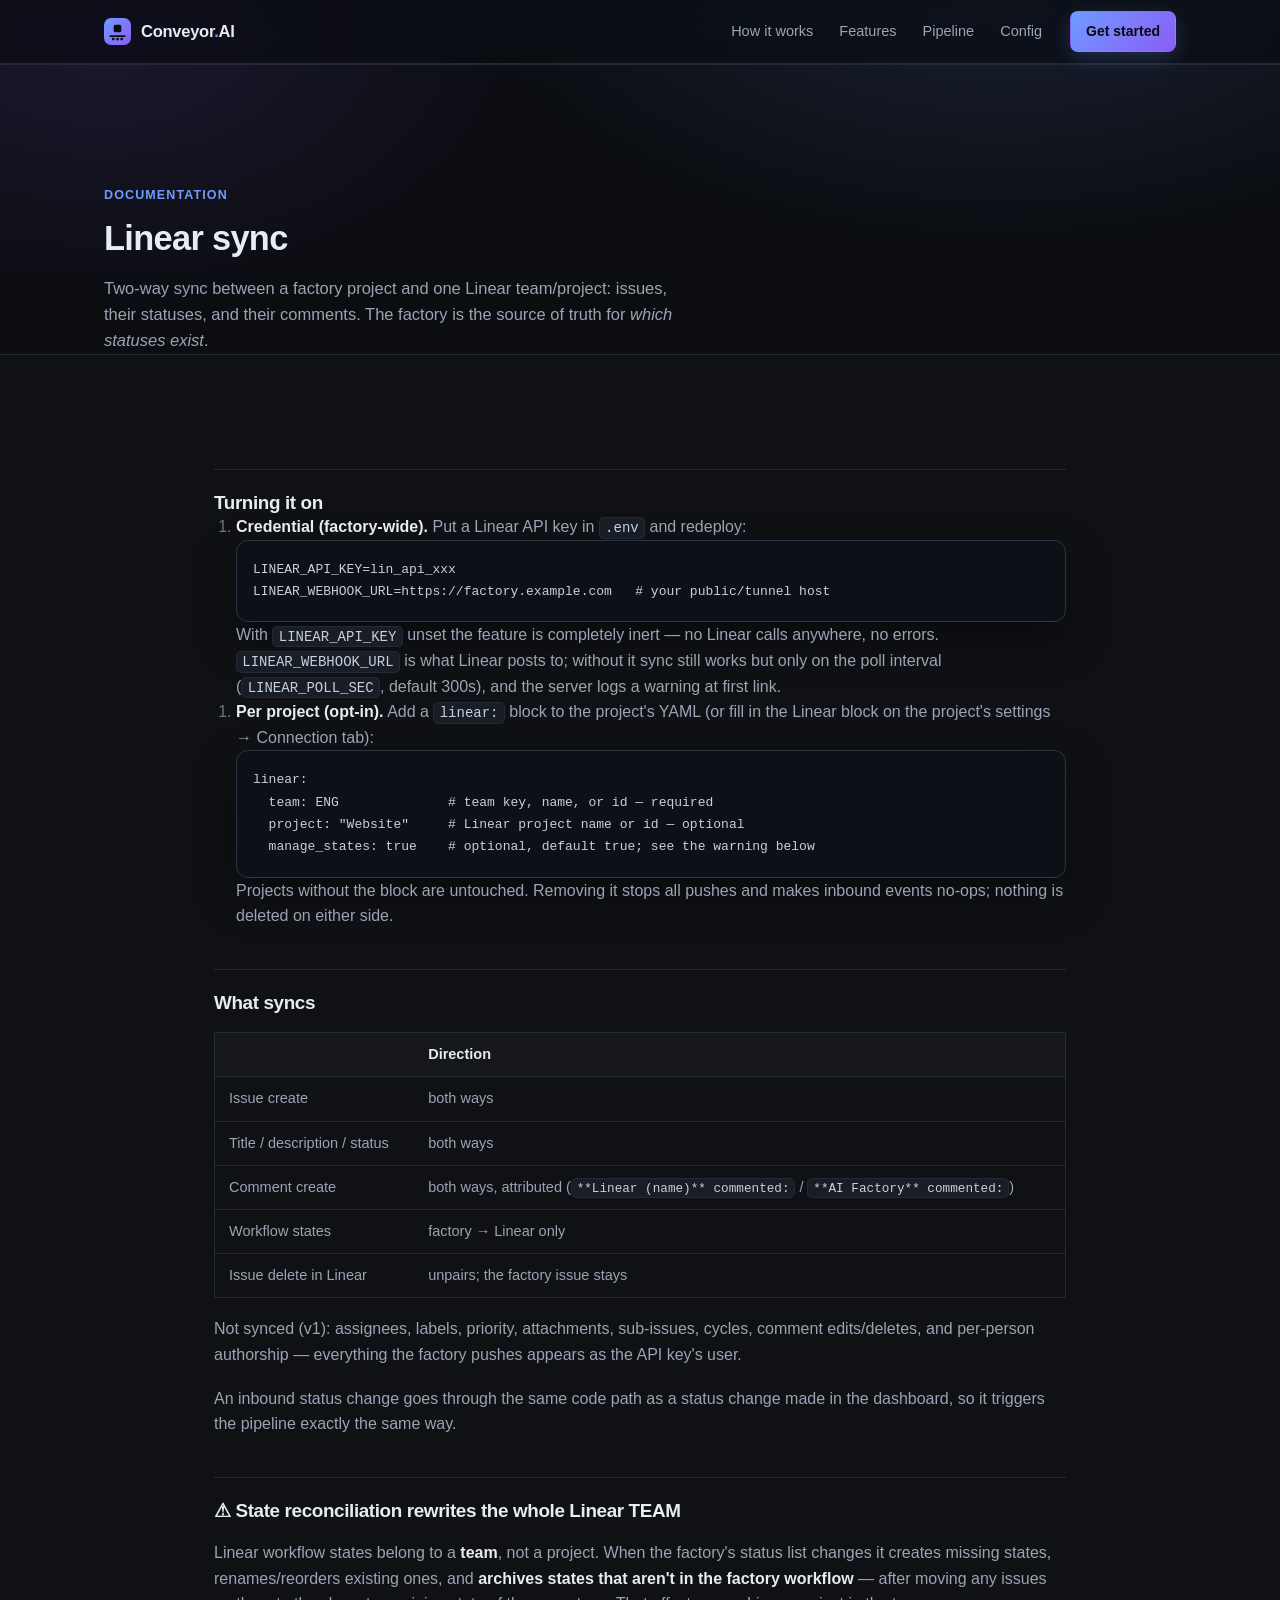
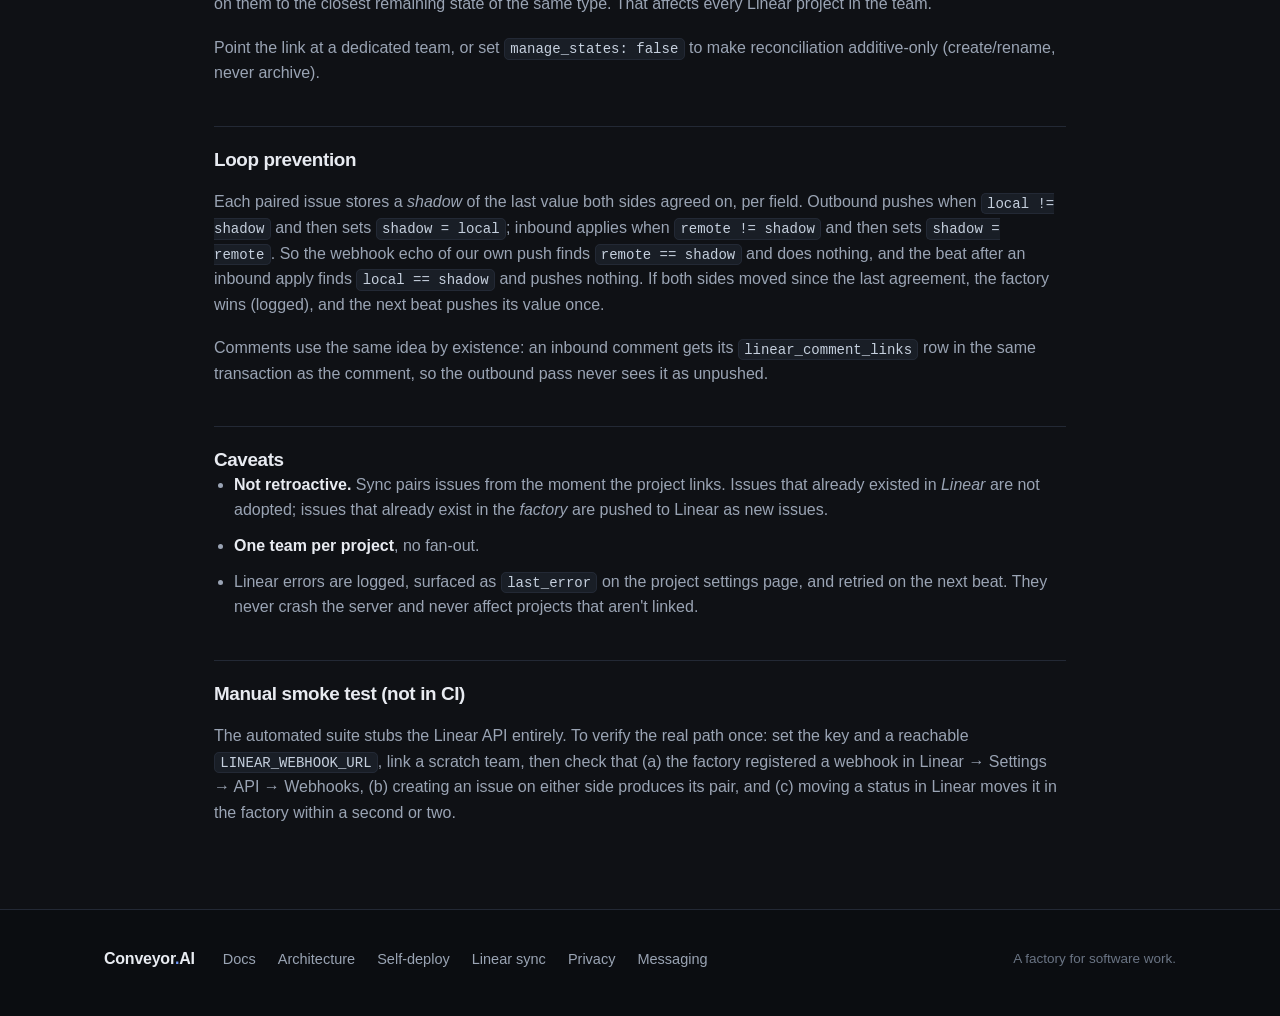
<file: linear-sync.html>
<!doctype html>
<html lang="en">
<head>
<meta charset="utf-8">
<meta name="viewport" content="width=device-width, initial-scale=1">
<meta name="color-scheme" content="dark">
<title>Linear sync — Conveyor.AI</title>
<meta name="description" content="Two-way sync between a factory project and a Linear team: issues, statuses and comments.">
<meta name="robots" content="index, follow">
<link rel="icon" href="data:image/svg+xml,%3Csvg xmlns='http://www.w3.org/2000/svg' viewBox='0 0 32 32'%3E%3Crect width='32' height='32' rx='8' fill='%235b8dff'/%3E%3Crect x='12' y='9' width='9' height='9' rx='2' fill='%230c0e12'/%3E%3Cpath d='M8 22h16' stroke='%230c0e12' stroke-width='2.4' stroke-linecap='round'/%3E%3C/svg%3E">
<link rel="stylesheet" href="styles.css">
</head>
<body>

<a class="skip" href="#main">Skip to content</a>

<header class="nav" id="top">
  <div class="nav-inner">
    <a class="brand" href="index.html">
      <svg class="mark" viewBox="0 0 32 32" role="img" aria-label="Conveyor.AI">
        <defs>
          <linearGradient id="cmark" x1="0" y1="0" x2="1" y2="1">
            <stop offset="0" stop-color="#6f9bff"/>
            <stop offset="1" stop-color="#8b5cf6"/>
          </linearGradient>
        </defs>
        <rect width="32" height="32" rx="8.5" fill="url(#cmark)"/>
        <rect x="11.5" y="8" width="9" height="9" rx="2" fill="#0b0d11"/>
        <path d="M7.5 21.5h17" stroke="#0b0d11" stroke-width="2.2" stroke-linecap="round"/>
        <circle cx="11" cy="25" r="1.7" fill="#0b0d11"/>
        <circle cx="16" cy="25" r="1.7" fill="#0b0d11"/>
        <circle cx="21" cy="25" r="1.7" fill="#0b0d11"/>
      </svg>
      <span class="wordmark">Conveyor<span class="dot">.</span>AI</span>
    </a>

    <nav class="nav-links" aria-label="Sections">
      <a href="index.html#how">How it works</a>
      <a href="index.html#features">Features</a>
      <a href="index.html#pipeline">Pipeline</a>
      <a href="index.html#config">Config</a>
    </nav>

    <a class="btn btn-primary btn-sm" href="index.html#start">Get started</a>
  </div>
</header>

<main id="main">

  <section class="band page-head">
    <div class="wrap">
      <p class="kicker">Documentation</p>
      <h1 class="h2">Linear sync</h1>
      <p class="sub">Two-way sync between a factory project and one Linear team/project: issues,
their statuses, and their comments. The factory is the source of truth for
<em>which statuses exist</em>.</p>
    </div>
  </section>

  <section class="band alt">
    <div class="wrap prose doc">
<h2 id="turning-it-on">Turning it on</h2>
<ol><li><p><strong>Credential (factory-wide).</strong> Put a Linear API key in <code>.env</code> and redeploy:</p>
<div class="code"><pre><code>LINEAR_API_KEY=lin_api_xxx
LINEAR_WEBHOOK_URL=https://factory.example.com   # your public/tunnel host</code></pre></div>
<p>With <code>LINEAR_API_KEY</code> unset the feature is completely inert — no Linear calls
anywhere, no errors. <code>LINEAR_WEBHOOK_URL</code> is what Linear posts to; without it
sync still works but only on the poll interval (<code>LINEAR_POLL_SEC</code>, default
300s), and the server logs a warning at first link.</p></li></ol>
<ol><li><p><strong>Per project (opt-in).</strong> Add a <code>linear:</code> block to the project's YAML (or
fill in the Linear block on the project's settings → Connection tab):</p>
<div class="code"><pre><code class="language-yaml">linear:
  team: ENG              # team key, name, or id — required
  project: &quot;Website&quot;     # Linear project name or id — optional
  manage_states: true    # optional, default true; see the warning below</code></pre></div>
<p>Projects without the block are untouched. Removing it stops all pushes and
makes inbound events no-ops; nothing is deleted on either side.</p></li></ol>
<h2 id="what-syncs">What syncs</h2>
<div class="table-wrap"><table><thead><tr><th></th><th>Direction</th></tr></thead><tbody><tr><td>Issue create</td><td>both ways</td></tr><tr><td>Title / description / status</td><td>both ways</td></tr><tr><td>Comment create</td><td>both ways, attributed (<code>**Linear (name)** commented:</code> / <code>**AI Factory** commented:</code>)</td></tr><tr><td>Workflow states</td><td>factory → Linear only</td></tr><tr><td>Issue delete in Linear</td><td>unpairs; the factory issue stays</td></tr></tbody></table></div>
<p>Not synced (v1): assignees, labels, priority, attachments, sub-issues, cycles,
comment edits/deletes, and per-person authorship — everything the factory pushes
appears as the API key's user.</p>
<p>An inbound status change goes through the same code path as a status change made
in the dashboard, so it triggers the pipeline exactly the same way.</p>
<h2 id="state-reconciliation-rewrites-the-whole-linear-team">⚠ State reconciliation rewrites the whole Linear TEAM</h2>
<p>Linear workflow states belong to a <strong>team</strong>, not a project. When the factory's
status list changes it creates missing states, renames/reorders existing ones,
and <strong>archives states that aren't in the factory workflow</strong> — after moving any
issues on them to the closest remaining state of the same type. That affects
every Linear project in the team.</p>
<p>Point the link at a dedicated team, or set <code>manage_states: false</code> to make
reconciliation additive-only (create/rename, never archive).</p>
<h2 id="loop-prevention">Loop prevention</h2>
<p>Each paired issue stores a <em>shadow</em> of the last value both sides agreed on, per
field. Outbound pushes when <code>local != shadow</code> and then sets <code>shadow = local</code>;
inbound applies when <code>remote != shadow</code> and then sets <code>shadow = remote</code>. So the
webhook echo of our own push finds <code>remote == shadow</code> and does nothing, and the
beat after an inbound apply finds <code>local == shadow</code> and pushes nothing. If both
sides moved since the last agreement, the factory wins (logged), and the next
beat pushes its value once.</p>
<p>Comments use the same idea by existence: an inbound comment gets its
<code>linear_comment_links</code> row in the same transaction as the comment, so the
outbound pass never sees it as unpushed.</p>
<h2 id="caveats">Caveats</h2>
<ul><li><strong>Not retroactive.</strong> Sync pairs issues from the moment the project links.
Issues that already existed in <em>Linear</em> are not adopted; issues that already
exist in the <em>factory</em> are pushed to Linear as new issues.</li><li><strong>One team per project</strong>, no fan-out.</li><li>Linear errors are logged, surfaced as <code>last_error</code> on the project settings
page, and retried on the next beat. They never crash the server and never
affect projects that aren't linked.</li></ul>
<h2 id="manual-smoke-test-not-in-ci">Manual smoke test (not in CI)</h2>
<p>The automated suite stubs the Linear API entirely. To verify the real path once:
set the key and a reachable <code>LINEAR_WEBHOOK_URL</code>, link a scratch team, then
check that (a) the factory registered a webhook in Linear → Settings → API →
Webhooks, (b) creating an issue on either side produces its pair, and (c) moving
a status in Linear moves it in the factory within a second or two.</p>
    </div>
  </section>

</main>

<footer class="foot">
  <div class="wrap foot-inner">
    <p class="foot-brand">Conveyor<span class="dot">.</span>AI</p>
    <nav class="foot-links" aria-label="Documentation">
      <a href="docs.html">Docs</a>
      <a href="architecture.html">Architecture</a>
      <a href="self-deploy.html">Self-deploy</a>
      <a href="linear-sync.html">Linear sync</a>
      <a href="privacy.html">Privacy</a>
      <a href="messaging.html">Messaging</a>
    </nav>
    <p class="foot-note">A factory for software work.</p>
  </div>
</footer>

</body>
</html>
</file>
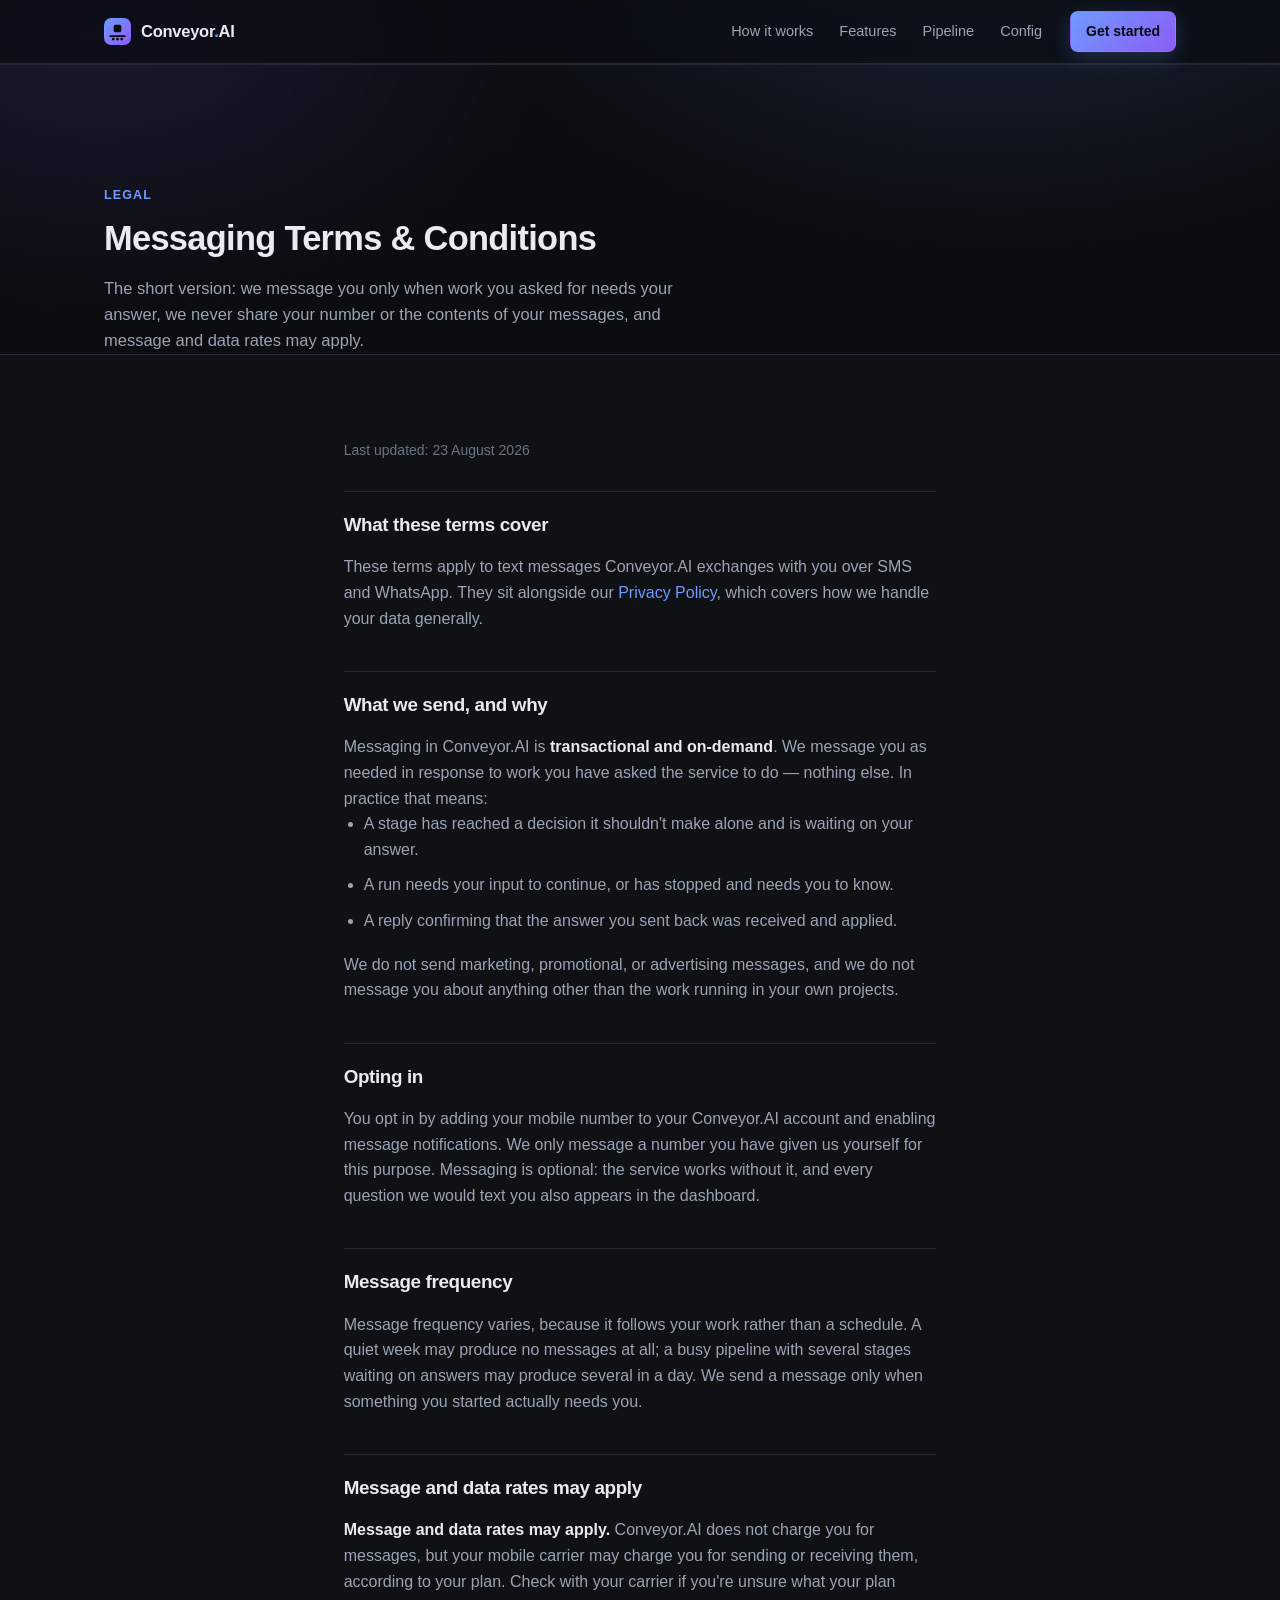
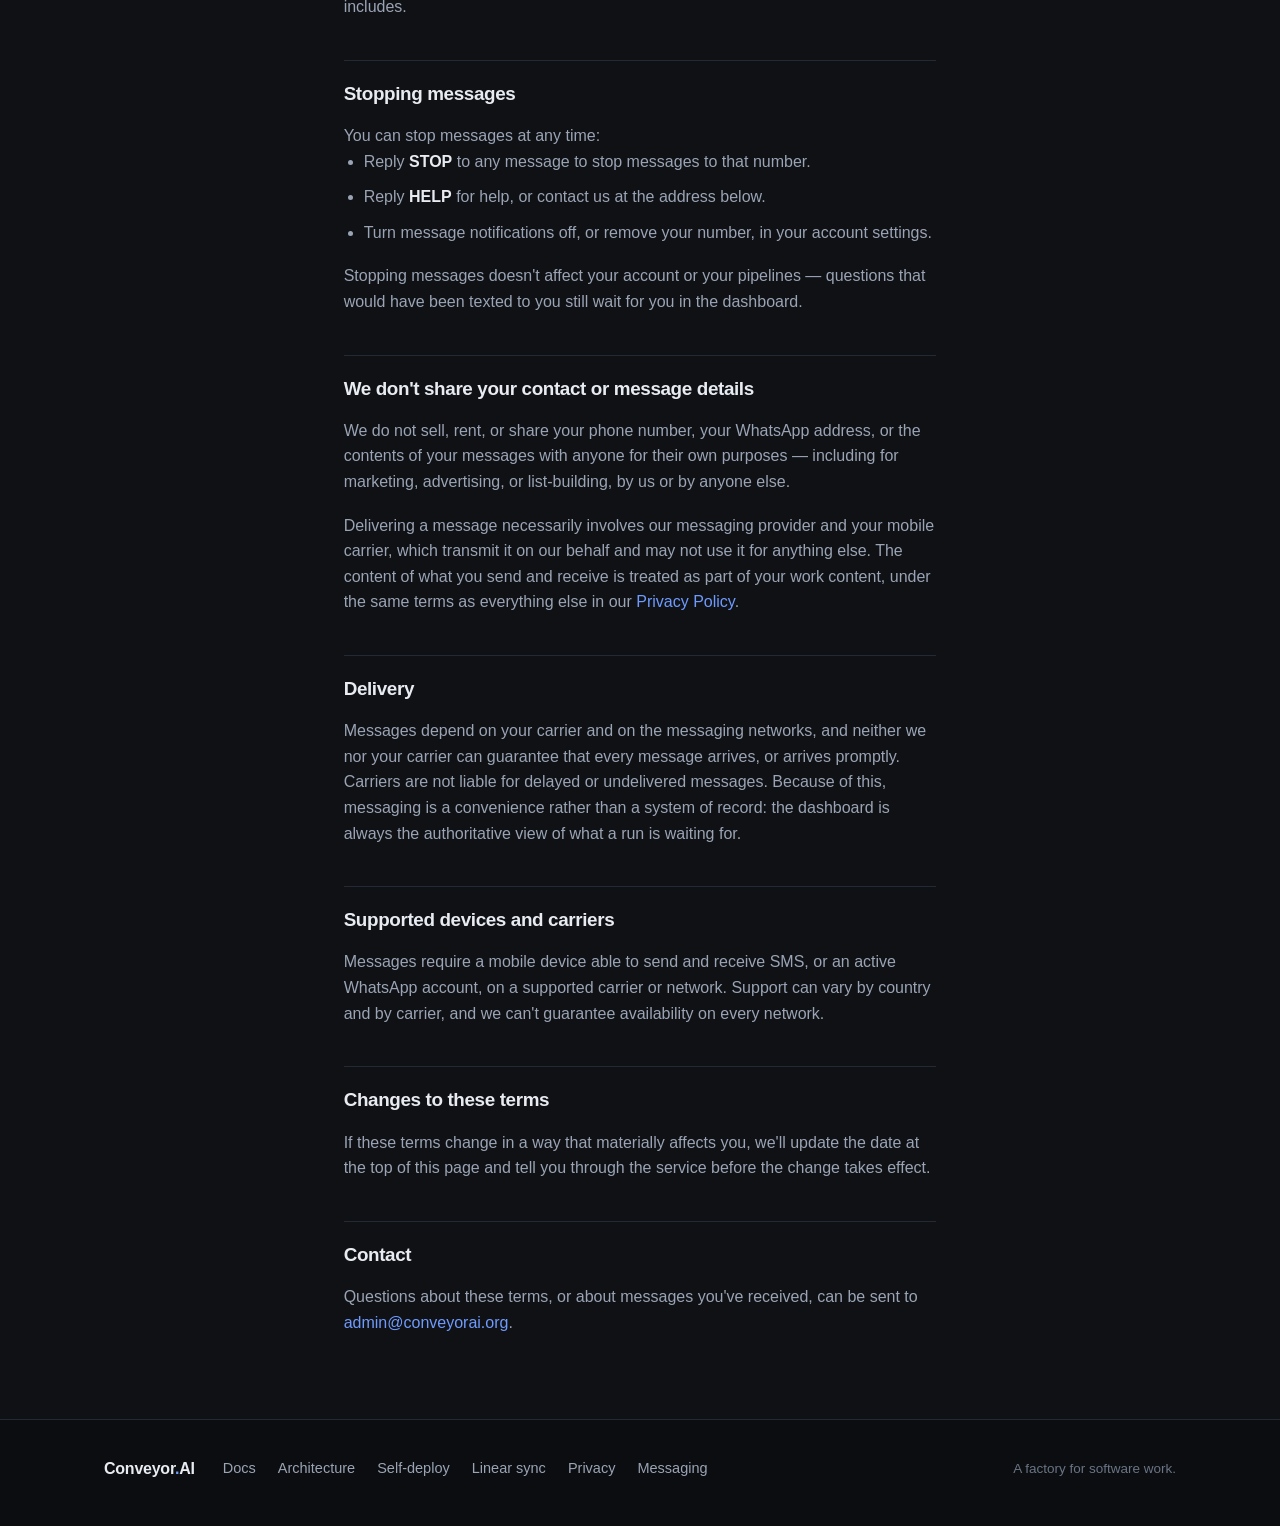
<file: messaging.html>
<!doctype html>
<html lang="en">
<head>
<meta charset="utf-8">
<meta name="viewport" content="width=device-width, initial-scale=1">
<meta name="color-scheme" content="dark">
<title>Messaging Terms — Conveyor.AI</title>
<meta name="description" content="Terms for Conveyor.AI's SMS and WhatsApp messages: we message you only about work you asked for, we don't share your contact or message details, and message and data rates may apply.">
<meta name="robots" content="index, follow">
<link rel="icon" href="data:image/svg+xml,%3Csvg xmlns='http://www.w3.org/2000/svg' viewBox='0 0 32 32'%3E%3Crect width='32' height='32' rx='8' fill='%235b8dff'/%3E%3Crect x='12' y='9' width='9' height='9' rx='2' fill='%230c0e12'/%3E%3Cpath d='M8 22h16' stroke='%230c0e12' stroke-width='2.4' stroke-linecap='round'/%3E%3C/svg%3E">
<link rel="stylesheet" href="styles.css">
</head>
<body>

<a class="skip" href="#main">Skip to content</a>

<header class="nav" id="top">
  <div class="nav-inner">
    <a class="brand" href="index.html">
      <svg class="mark" viewBox="0 0 32 32" role="img" aria-label="Conveyor.AI">
        <defs>
          <linearGradient id="cmark" x1="0" y1="0" x2="1" y2="1">
            <stop offset="0" stop-color="#6f9bff"/>
            <stop offset="1" stop-color="#8b5cf6"/>
          </linearGradient>
        </defs>
        <rect width="32" height="32" rx="8.5" fill="url(#cmark)"/>
        <rect x="11.5" y="8" width="9" height="9" rx="2" fill="#0b0d11"/>
        <path d="M7.5 21.5h17" stroke="#0b0d11" stroke-width="2.2" stroke-linecap="round"/>
        <circle cx="11" cy="25" r="1.7" fill="#0b0d11"/>
        <circle cx="16" cy="25" r="1.7" fill="#0b0d11"/>
        <circle cx="21" cy="25" r="1.7" fill="#0b0d11"/>
      </svg>
      <span class="wordmark">Conveyor<span class="dot">.</span>AI</span>
    </a>

    <nav class="nav-links" aria-label="Sections">
      <a href="index.html#how">How it works</a>
      <a href="index.html#features">Features</a>
      <a href="index.html#pipeline">Pipeline</a>
      <a href="index.html#config">Config</a>
    </nav>

    <a class="btn btn-primary btn-sm" href="index.html#start">Get started</a>
  </div>
</header>

<main id="main">

  <section class="band page-head">
    <div class="wrap">
      <p class="kicker">Legal</p>
      <h1 class="h2">Messaging Terms &amp; Conditions</h1>
      <p class="sub">The short version: we message you only when work you asked for needs
         your answer, we never share your number or the contents of your messages, and
         message and data rates may apply.</p>
    </div>
  </section>

  <section class="band alt">
    <div class="wrap prose">
      <p class="updated">Last updated: 23 August 2026</p>

      <h2>What these terms cover</h2>
      <p>These terms apply to text messages Conveyor.AI exchanges with you over SMS and
         WhatsApp. They sit alongside our <a href="privacy.html">Privacy Policy</a>, which
         covers how we handle your data generally.</p>

      <h2>What we send, and why</h2>
      <p>Messaging in Conveyor.AI is <strong>transactional and on-demand</strong>. We
         message you as needed in response to work you have asked the service to do —
         nothing else. In practice that means:</p>
      <ul>
        <li>A stage has reached a decision it shouldn't make alone and is waiting on your
            answer.</li>
        <li>A run needs your input to continue, or has stopped and needs you to know.</li>
        <li>A reply confirming that the answer you sent back was received and applied.</li>
      </ul>
      <p>We do not send marketing, promotional, or advertising messages, and we do not
         message you about anything other than the work running in your own projects.</p>

      <h2>Opting in</h2>
      <p>You opt in by adding your mobile number to your Conveyor.AI account and enabling
         message notifications. We only message a number you have given us yourself for
         this purpose. Messaging is optional: the service works without it, and every
         question we would text you also appears in the dashboard.</p>

      <h2>Message frequency</h2>
      <p>Message frequency varies, because it follows your work rather than a schedule. A
         quiet week may produce no messages at all; a busy pipeline with several stages
         waiting on answers may produce several in a day. We send a message only when
         something you started actually needs you.</p>

      <h2>Message and data rates may apply</h2>
      <p><strong>Message and data rates may apply.</strong> Conveyor.AI does not charge you
         for messages, but your mobile carrier may charge you for sending or receiving
         them, according to your plan. Check with your carrier if you're unsure what your
         plan includes.</p>

      <h2>Stopping messages</h2>
      <p>You can stop messages at any time:</p>
      <ul>
        <li>Reply <strong>STOP</strong> to any message to stop messages to that number.</li>
        <li>Reply <strong>HELP</strong> for help, or contact us at the address below.</li>
        <li>Turn message notifications off, or remove your number, in your account
            settings.</li>
      </ul>
      <p>Stopping messages doesn't affect your account or your pipelines — questions that
         would have been texted to you still wait for you in the dashboard.</p>

      <h2>We don't share your contact or message details</h2>
      <p>We do not sell, rent, or share your phone number, your WhatsApp address, or the
         contents of your messages with anyone for their own purposes — including for
         marketing, advertising, or list-building, by us or by anyone else.</p>
      <p>Delivering a message necessarily involves our messaging provider and your mobile
         carrier, which transmit it on our behalf and may not use it for anything else.
         The content of what you send and receive is treated as part of your work
         content, under the same terms as everything else in our
         <a href="privacy.html">Privacy Policy</a>.</p>

      <h2>Delivery</h2>
      <p>Messages depend on your carrier and on the messaging networks, and neither we nor
         your carrier can guarantee that every message arrives, or arrives promptly.
         Carriers are not liable for delayed or undelivered messages. Because of this,
         messaging is a convenience rather than a system of record: the dashboard is
         always the authoritative view of what a run is waiting for.</p>

      <h2>Supported devices and carriers</h2>
      <p>Messages require a mobile device able to send and receive SMS, or an active
         WhatsApp account, on a supported carrier or network. Support can vary by country
         and by carrier, and we can't guarantee availability on every network.</p>

      <h2>Changes to these terms</h2>
      <p>If these terms change in a way that materially affects you, we'll update the date
         at the top of this page and tell you through the service before the change takes
         effect.</p>

      <h2>Contact</h2>
      <p>Questions about these terms, or about messages you've received, can be sent to
         <a href="mailto:admin@conveyorai.org">admin@conveyorai.org</a>.</p>
    </div>
  </section>

</main>

<footer class="foot">
  <div class="wrap foot-inner">
    <p class="foot-brand">Conveyor<span class="dot">.</span>AI</p>
    <nav class="foot-links" aria-label="Documentation">
      <a href="docs.html">Docs</a>
      <a href="architecture.html">Architecture</a>
      <a href="self-deploy.html">Self-deploy</a>
      <a href="linear-sync.html">Linear sync</a>
      <a href="privacy.html">Privacy</a>
      <a href="messaging.html">Messaging</a>
    </nav>
    <p class="foot-note">A factory for software work.</p>
  </div>
</footer>

</body>
</html>
</file>
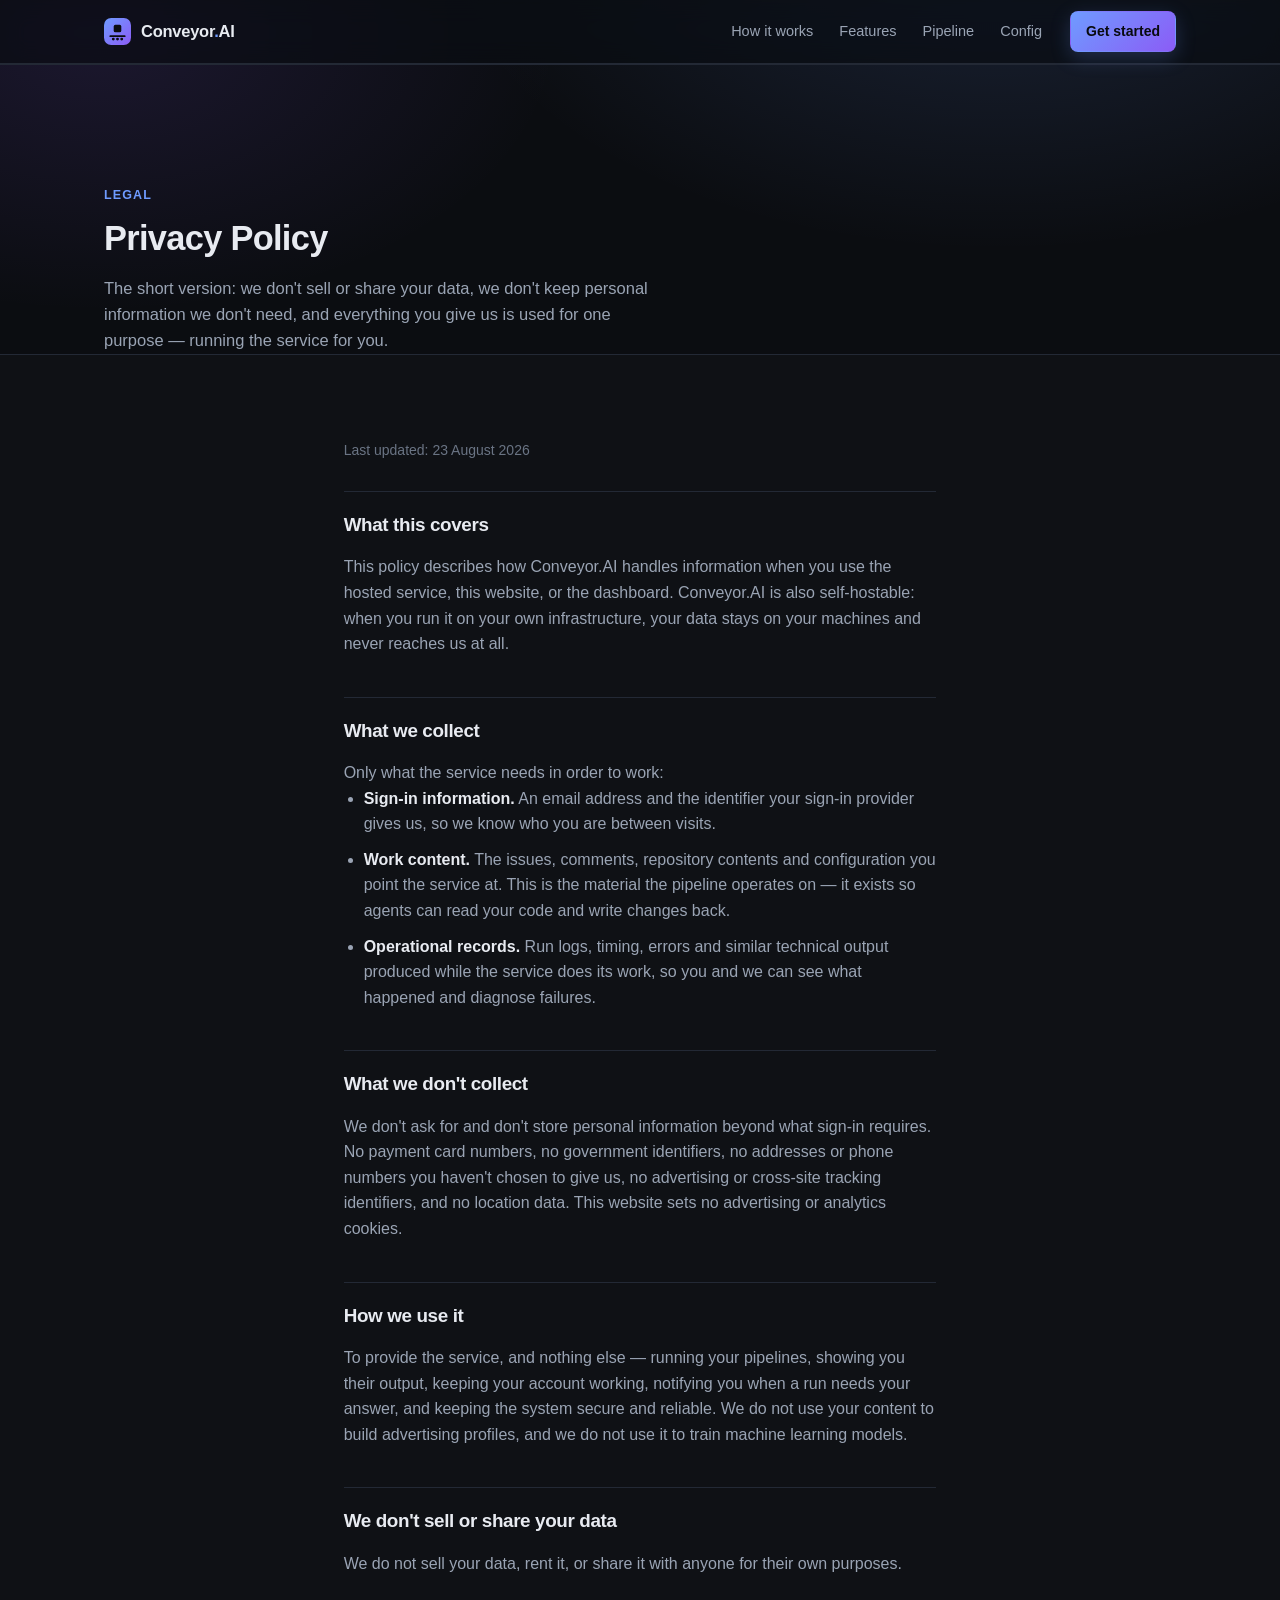
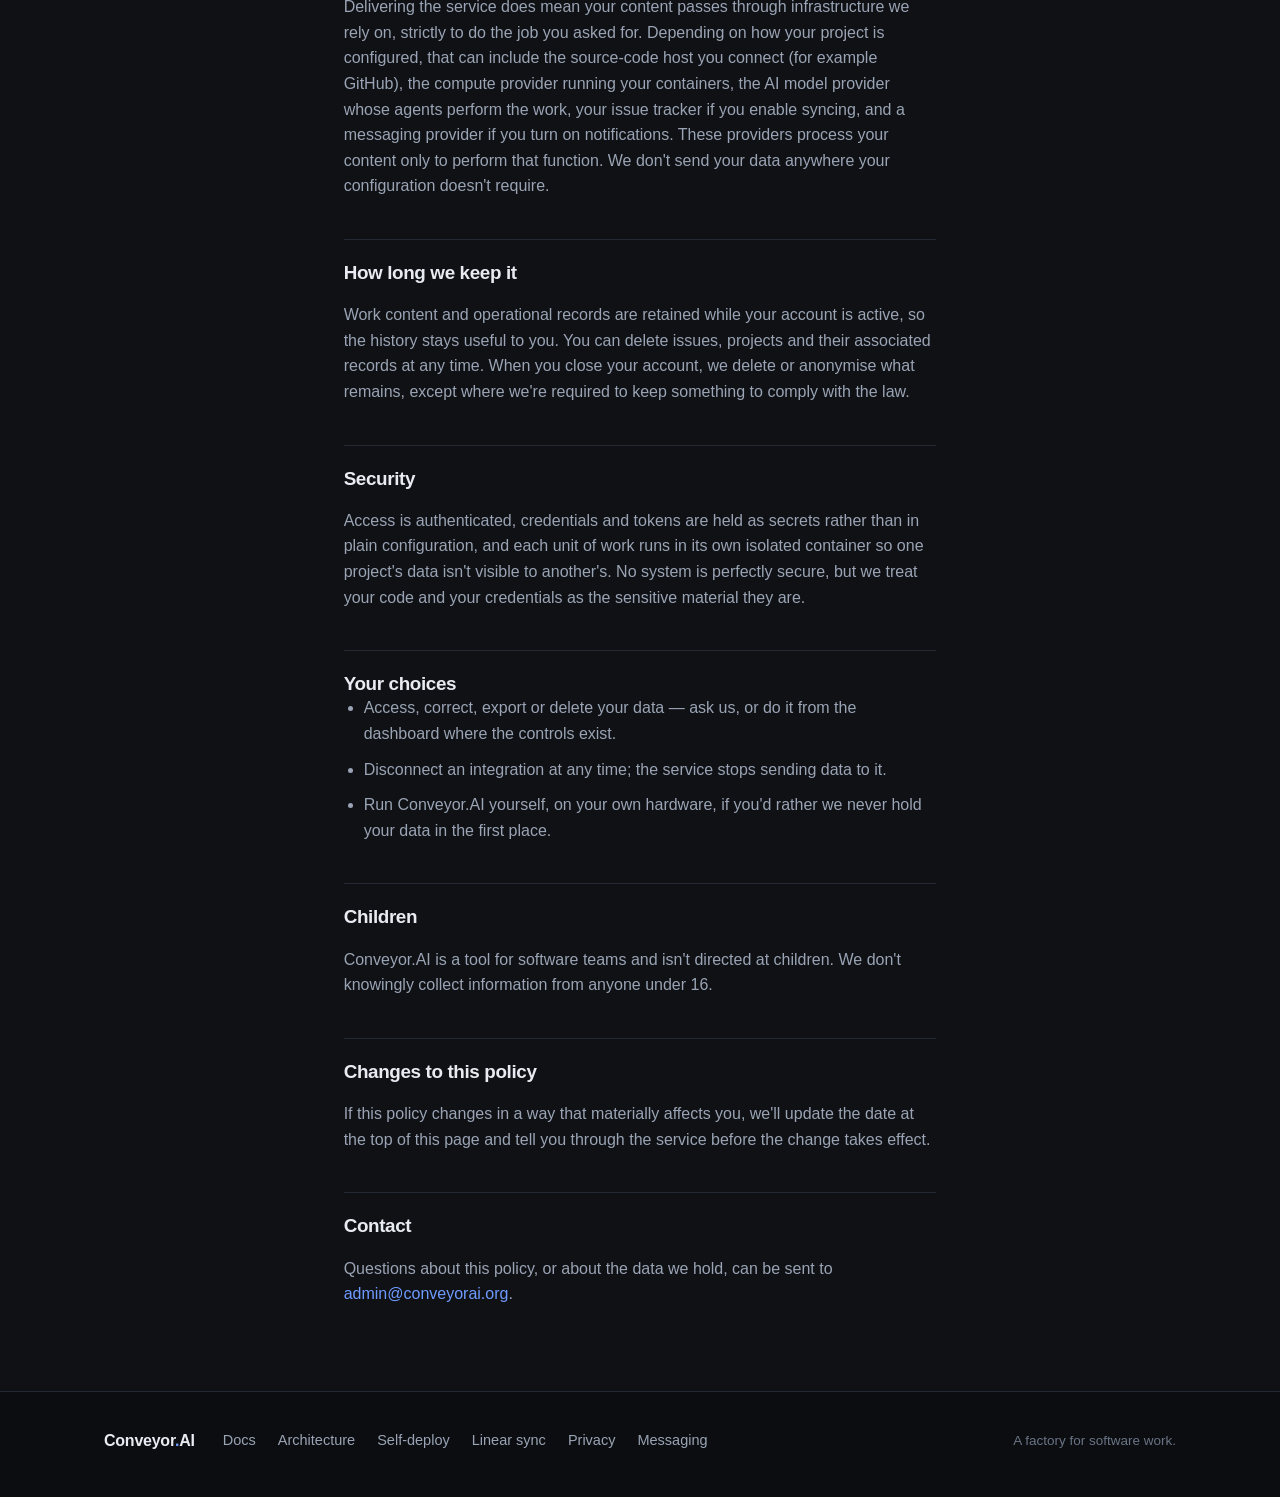
<file: privacy.html>
<!doctype html>
<html lang="en">
<head>
<meta charset="utf-8">
<meta name="viewport" content="width=device-width, initial-scale=1">
<meta name="color-scheme" content="dark">
<title>Privacy Policy — Conveyor.AI</title>
<meta name="description" content="How Conveyor.AI handles your data: we don't sell or share it, we don't store personal information we don't need, and we use what you give us only to run the service.">
<meta name="robots" content="index, follow">
<link rel="icon" href="data:image/svg+xml,%3Csvg xmlns='http://www.w3.org/2000/svg' viewBox='0 0 32 32'%3E%3Crect width='32' height='32' rx='8' fill='%235b8dff'/%3E%3Crect x='12' y='9' width='9' height='9' rx='2' fill='%230c0e12'/%3E%3Cpath d='M8 22h16' stroke='%230c0e12' stroke-width='2.4' stroke-linecap='round'/%3E%3C/svg%3E">
<link rel="stylesheet" href="styles.css">
</head>
<body>

<a class="skip" href="#main">Skip to content</a>

<header class="nav" id="top">
  <div class="nav-inner">
    <a class="brand" href="index.html">
      <svg class="mark" viewBox="0 0 32 32" role="img" aria-label="Conveyor.AI">
        <defs>
          <linearGradient id="cmark" x1="0" y1="0" x2="1" y2="1">
            <stop offset="0" stop-color="#6f9bff"/>
            <stop offset="1" stop-color="#8b5cf6"/>
          </linearGradient>
        </defs>
        <rect width="32" height="32" rx="8.5" fill="url(#cmark)"/>
        <rect x="11.5" y="8" width="9" height="9" rx="2" fill="#0b0d11"/>
        <path d="M7.5 21.5h17" stroke="#0b0d11" stroke-width="2.2" stroke-linecap="round"/>
        <circle cx="11" cy="25" r="1.7" fill="#0b0d11"/>
        <circle cx="16" cy="25" r="1.7" fill="#0b0d11"/>
        <circle cx="21" cy="25" r="1.7" fill="#0b0d11"/>
      </svg>
      <span class="wordmark">Conveyor<span class="dot">.</span>AI</span>
    </a>

    <nav class="nav-links" aria-label="Sections">
      <a href="index.html#how">How it works</a>
      <a href="index.html#features">Features</a>
      <a href="index.html#pipeline">Pipeline</a>
      <a href="index.html#config">Config</a>
    </nav>

    <a class="btn btn-primary btn-sm" href="index.html#start">Get started</a>
  </div>
</header>

<main id="main">

  <section class="band page-head">
    <div class="wrap">
      <p class="kicker">Legal</p>
      <h1 class="h2">Privacy Policy</h1>
      <p class="sub">The short version: we don't sell or share your data, we don't keep
         personal information we don't need, and everything you give us is used for one
         purpose — running the service for you.</p>
    </div>
  </section>

  <section class="band alt">
    <div class="wrap prose">
      <p class="updated">Last updated: 23 August 2026</p>

      <h2>What this covers</h2>
      <p>This policy describes how Conveyor.AI handles information when you use the
         hosted service, this website, or the dashboard. Conveyor.AI is also
         self-hostable: when you run it on your own infrastructure, your data stays on
         your machines and never reaches us at all.</p>

      <h2>What we collect</h2>
      <p>Only what the service needs in order to work:</p>
      <ul>
        <li><strong>Sign-in information.</strong> An email address and the identifier your
            sign-in provider gives us, so we know who you are between visits.</li>
        <li><strong>Work content.</strong> The issues, comments, repository contents and
            configuration you point the service at. This is the material the pipeline
            operates on — it exists so agents can read your code and write changes back.</li>
        <li><strong>Operational records.</strong> Run logs, timing, errors and similar
            technical output produced while the service does its work, so you and we can
            see what happened and diagnose failures.</li>
      </ul>

      <h2>What we don't collect</h2>
      <p>We don't ask for and don't store personal information beyond what sign-in
         requires. No payment card numbers, no government identifiers, no addresses or
         phone numbers you haven't chosen to give us, no advertising or cross-site
         tracking identifiers, and no location data. This website sets no advertising or
         analytics cookies.</p>

      <h2>How we use it</h2>
      <p>To provide the service, and nothing else — running your pipelines, showing you
         their output, keeping your account working, notifying you when a run needs your
         answer, and keeping the system secure and reliable. We do not use your content
         to build advertising profiles, and we do not use it to train machine learning
         models.</p>

      <h2>We don't sell or share your data</h2>
      <p>We do not sell your data, rent it, or share it with anyone for their own
         purposes.</p>
      <p>Delivering the service does mean your content passes through infrastructure we
         rely on, strictly to do the job you asked for. Depending on how your project is
         configured, that can include the source-code host you connect (for example
         GitHub), the compute provider running your containers, the AI model provider
         whose agents perform the work, your issue tracker if you enable syncing, and a
         messaging provider if you turn on notifications. These providers process your
         content only to perform that function. We don't send your data anywhere your
         configuration doesn't require.</p>

      <h2>How long we keep it</h2>
      <p>Work content and operational records are retained while your account is active,
         so the history stays useful to you. You can delete issues, projects and their
         associated records at any time. When you close your account, we delete or
         anonymise what remains, except where we're required to keep something to comply
         with the law.</p>

      <h2>Security</h2>
      <p>Access is authenticated, credentials and tokens are held as secrets rather than
         in plain configuration, and each unit of work runs in its own isolated
         container so one project's data isn't visible to another's. No system is
         perfectly secure, but we treat your code and your credentials as the sensitive
         material they are.</p>

      <h2>Your choices</h2>
      <ul>
        <li>Access, correct, export or delete your data — ask us, or do it from the
            dashboard where the controls exist.</li>
        <li>Disconnect an integration at any time; the service stops sending data to it.</li>
        <li>Run Conveyor.AI yourself, on your own hardware, if you'd rather we never hold
            your data in the first place.</li>
      </ul>

      <h2>Children</h2>
      <p>Conveyor.AI is a tool for software teams and isn't directed at children. We don't
         knowingly collect information from anyone under 16.</p>

      <h2>Changes to this policy</h2>
      <p>If this policy changes in a way that materially affects you, we'll update the
         date at the top of this page and tell you through the service before the change
         takes effect.</p>

      <h2>Contact</h2>
      <p>Questions about this policy, or about the data we hold, can be sent to
         <a href="mailto:admin@conveyorai.org">admin@conveyorai.org</a>.</p>
    </div>
  </section>

</main>

<footer class="foot">
  <div class="wrap foot-inner">
    <p class="foot-brand">Conveyor<span class="dot">.</span>AI</p>
    <nav class="foot-links" aria-label="Documentation">
      <a href="docs.html">Docs</a>
      <a href="architecture.html">Architecture</a>
      <a href="self-deploy.html">Self-deploy</a>
      <a href="linear-sync.html">Linear sync</a>
      <a href="privacy.html">Privacy</a>
      <a href="messaging.html">Messaging</a>
    </nav>
    <p class="foot-note">A factory for software work.</p>
  </div>
</footer>

</body>
</html>
</file>
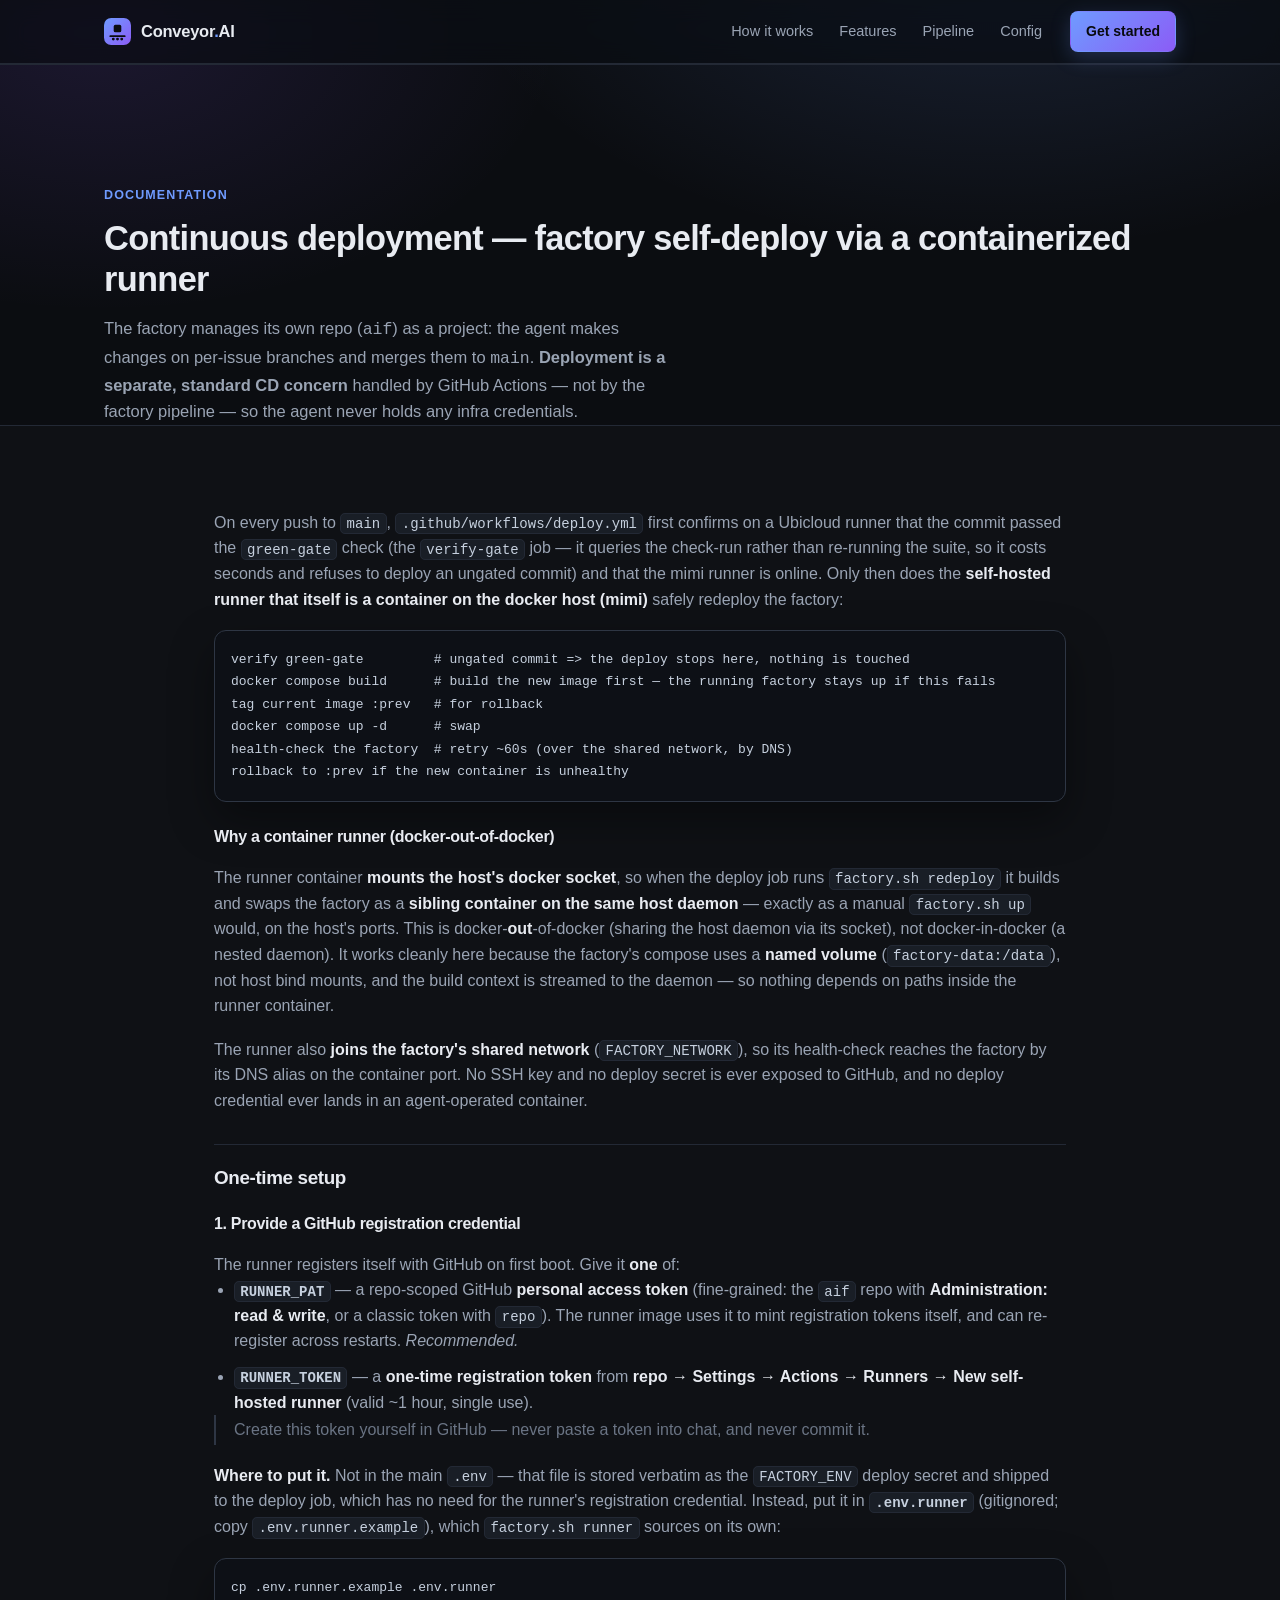
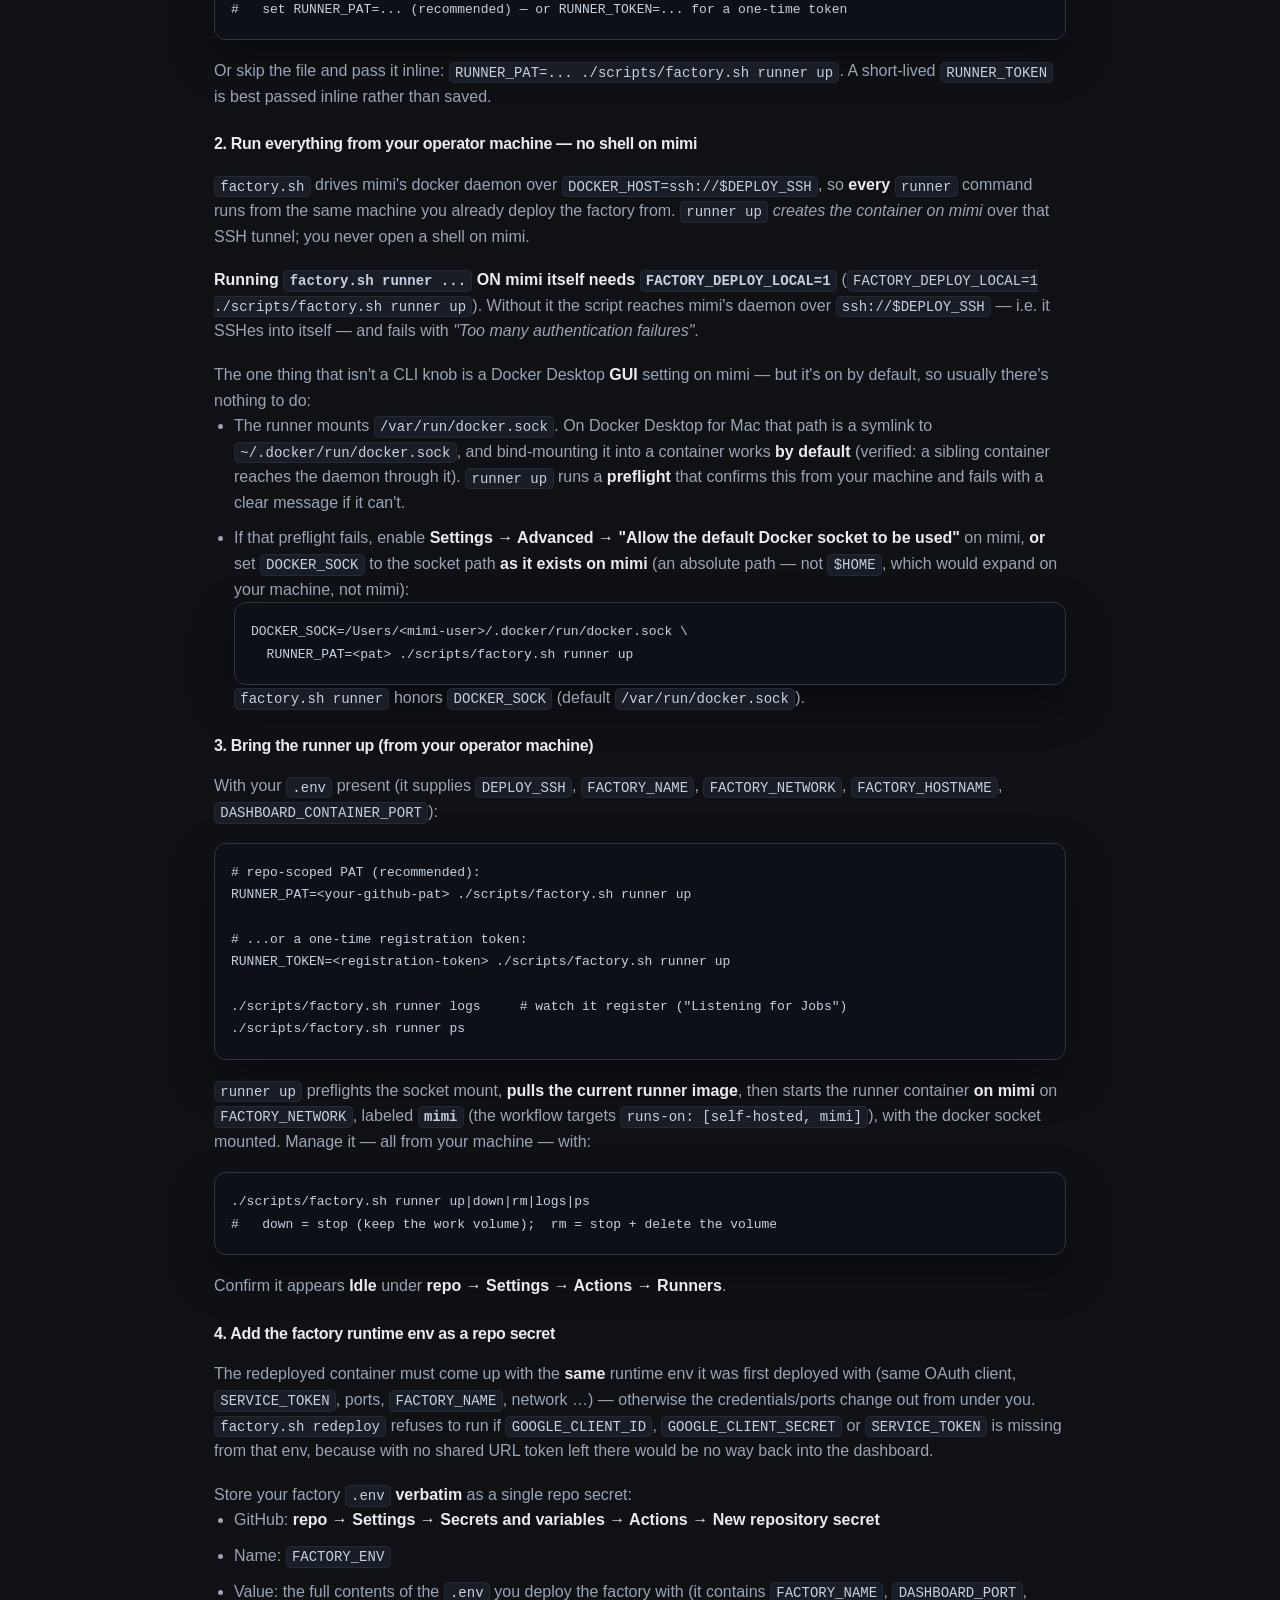
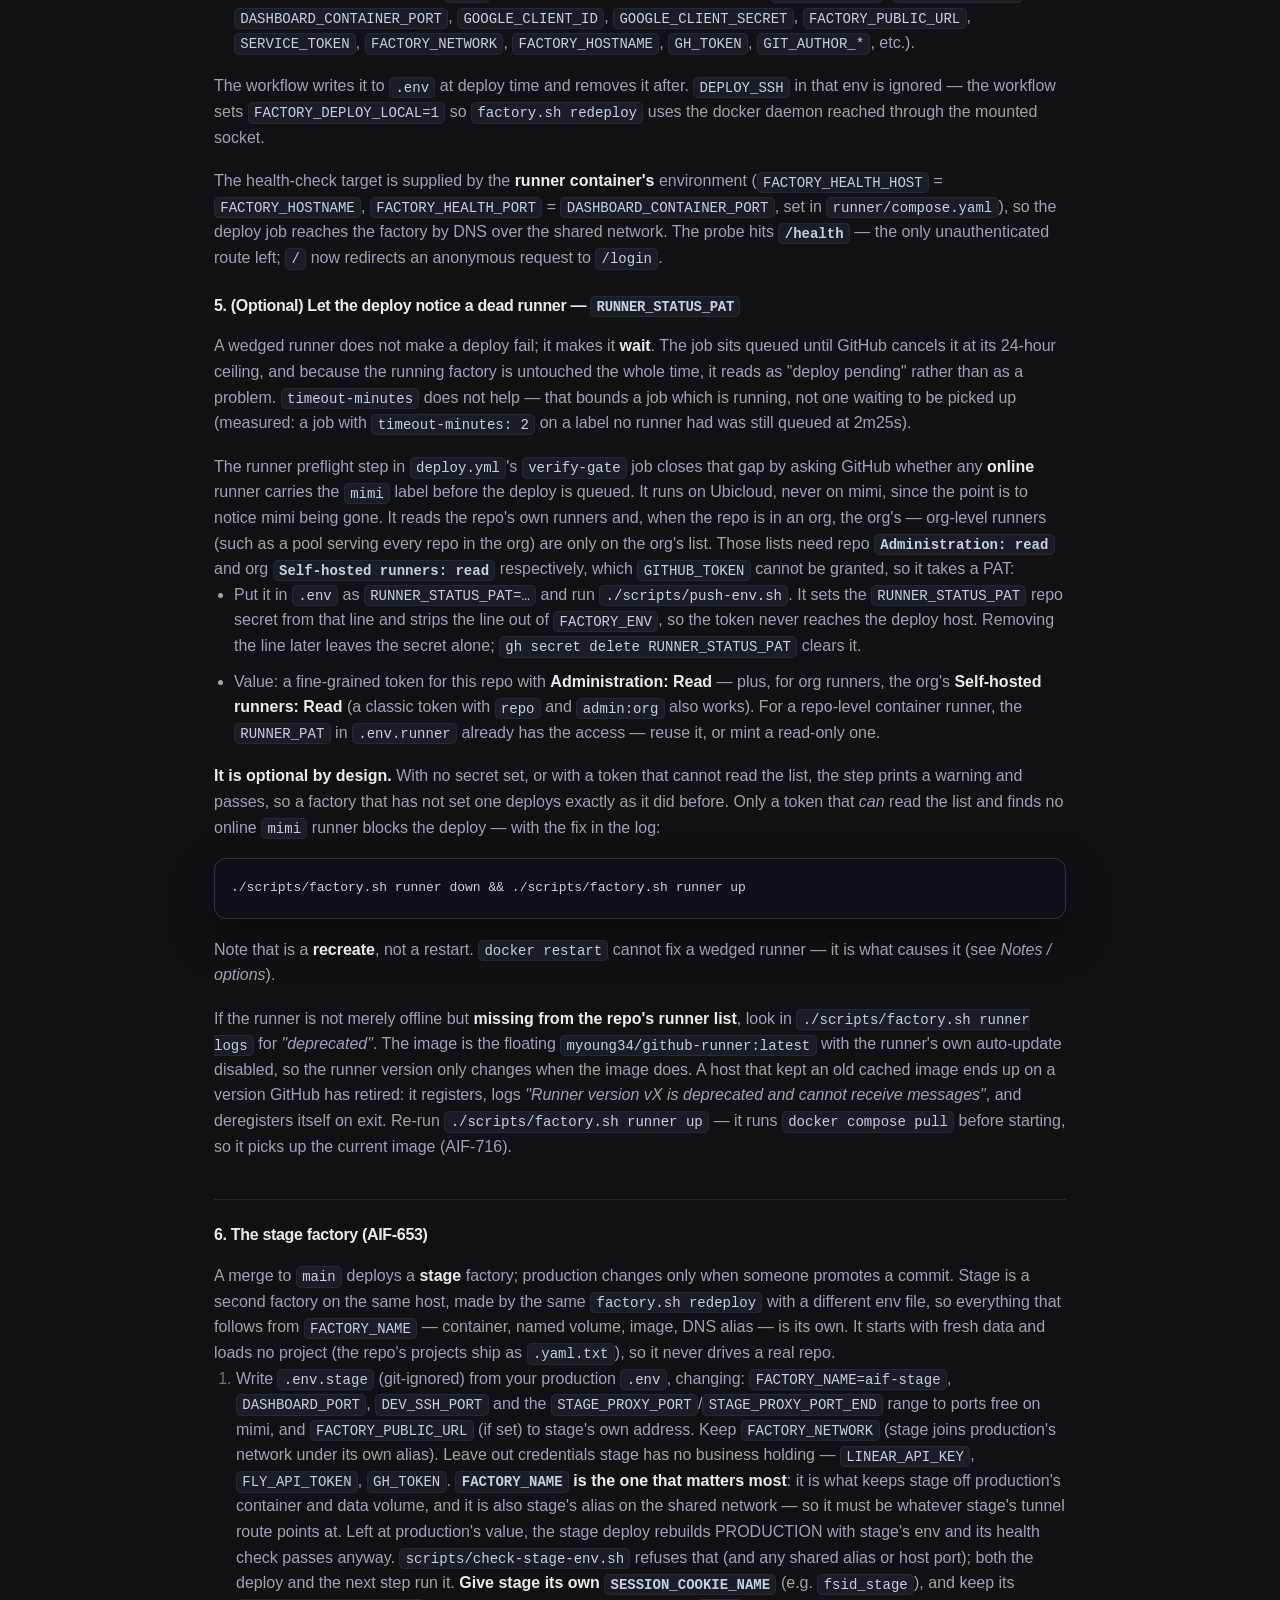
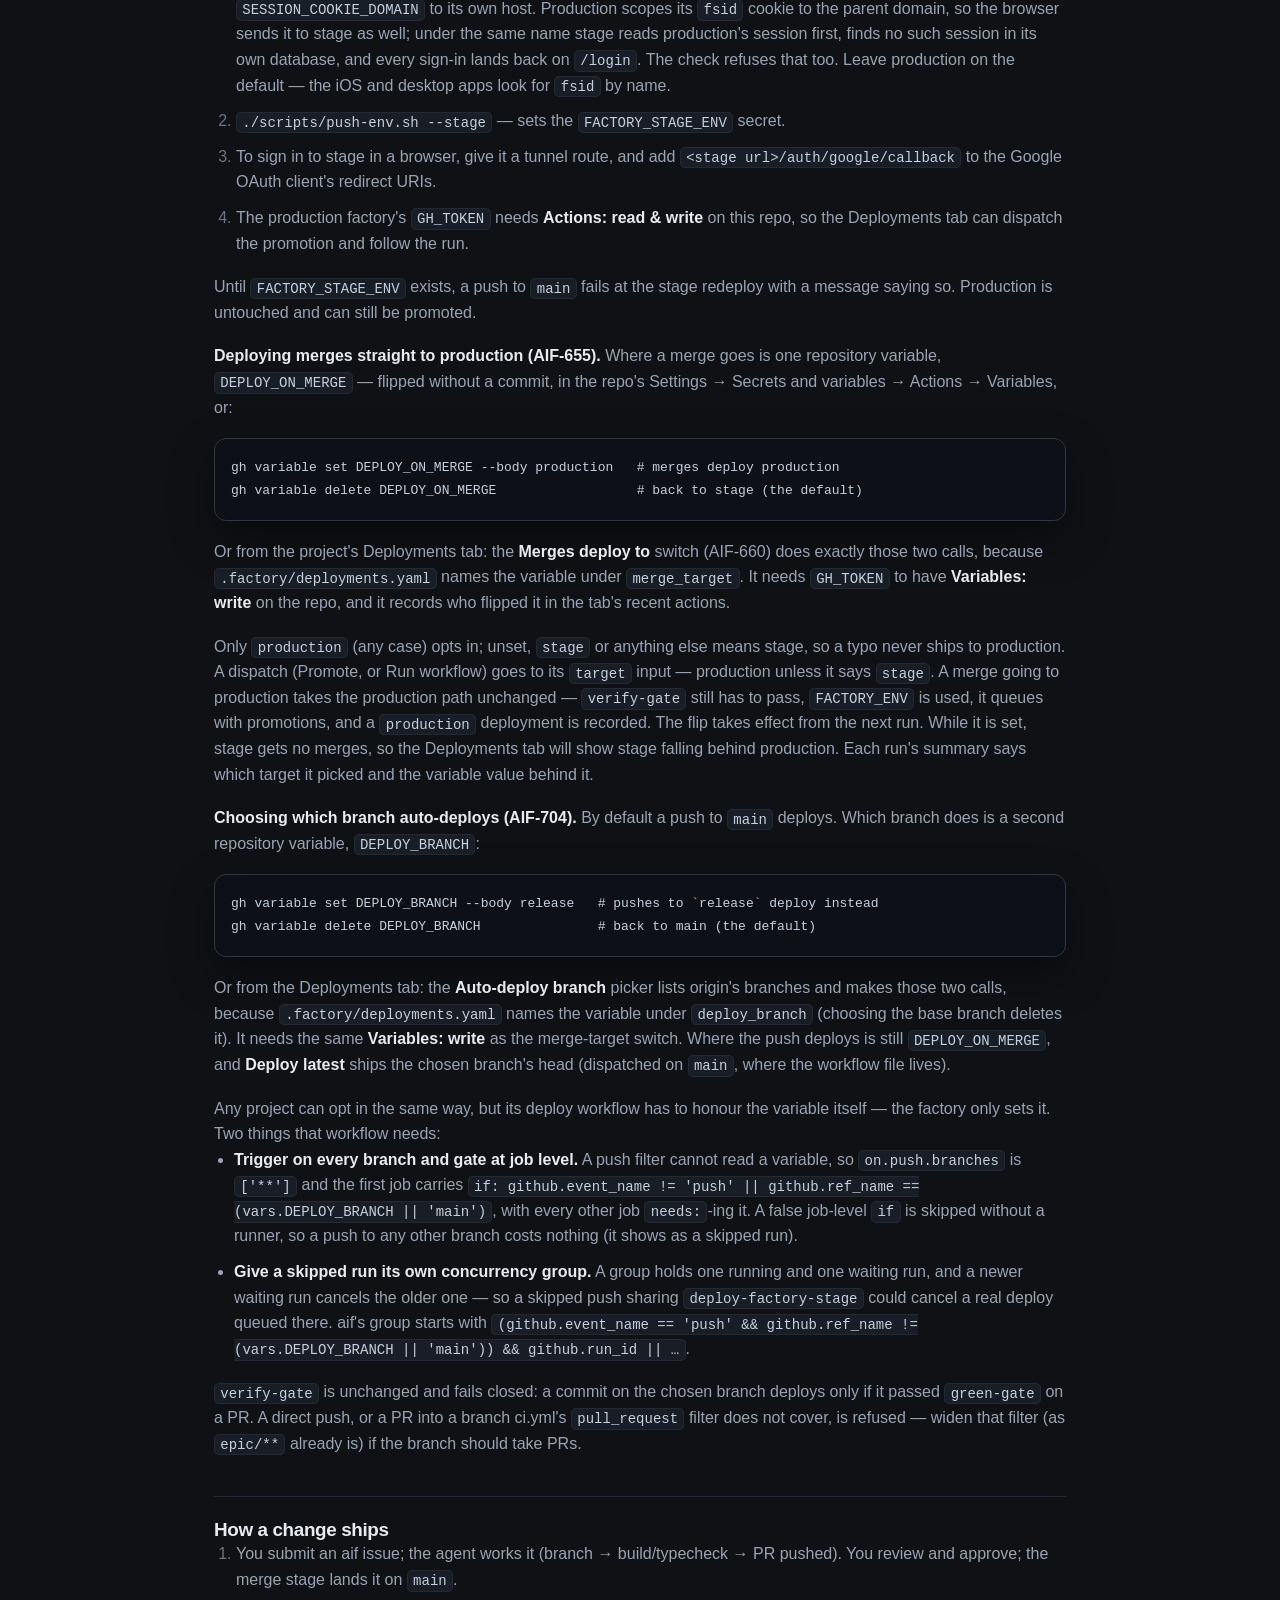
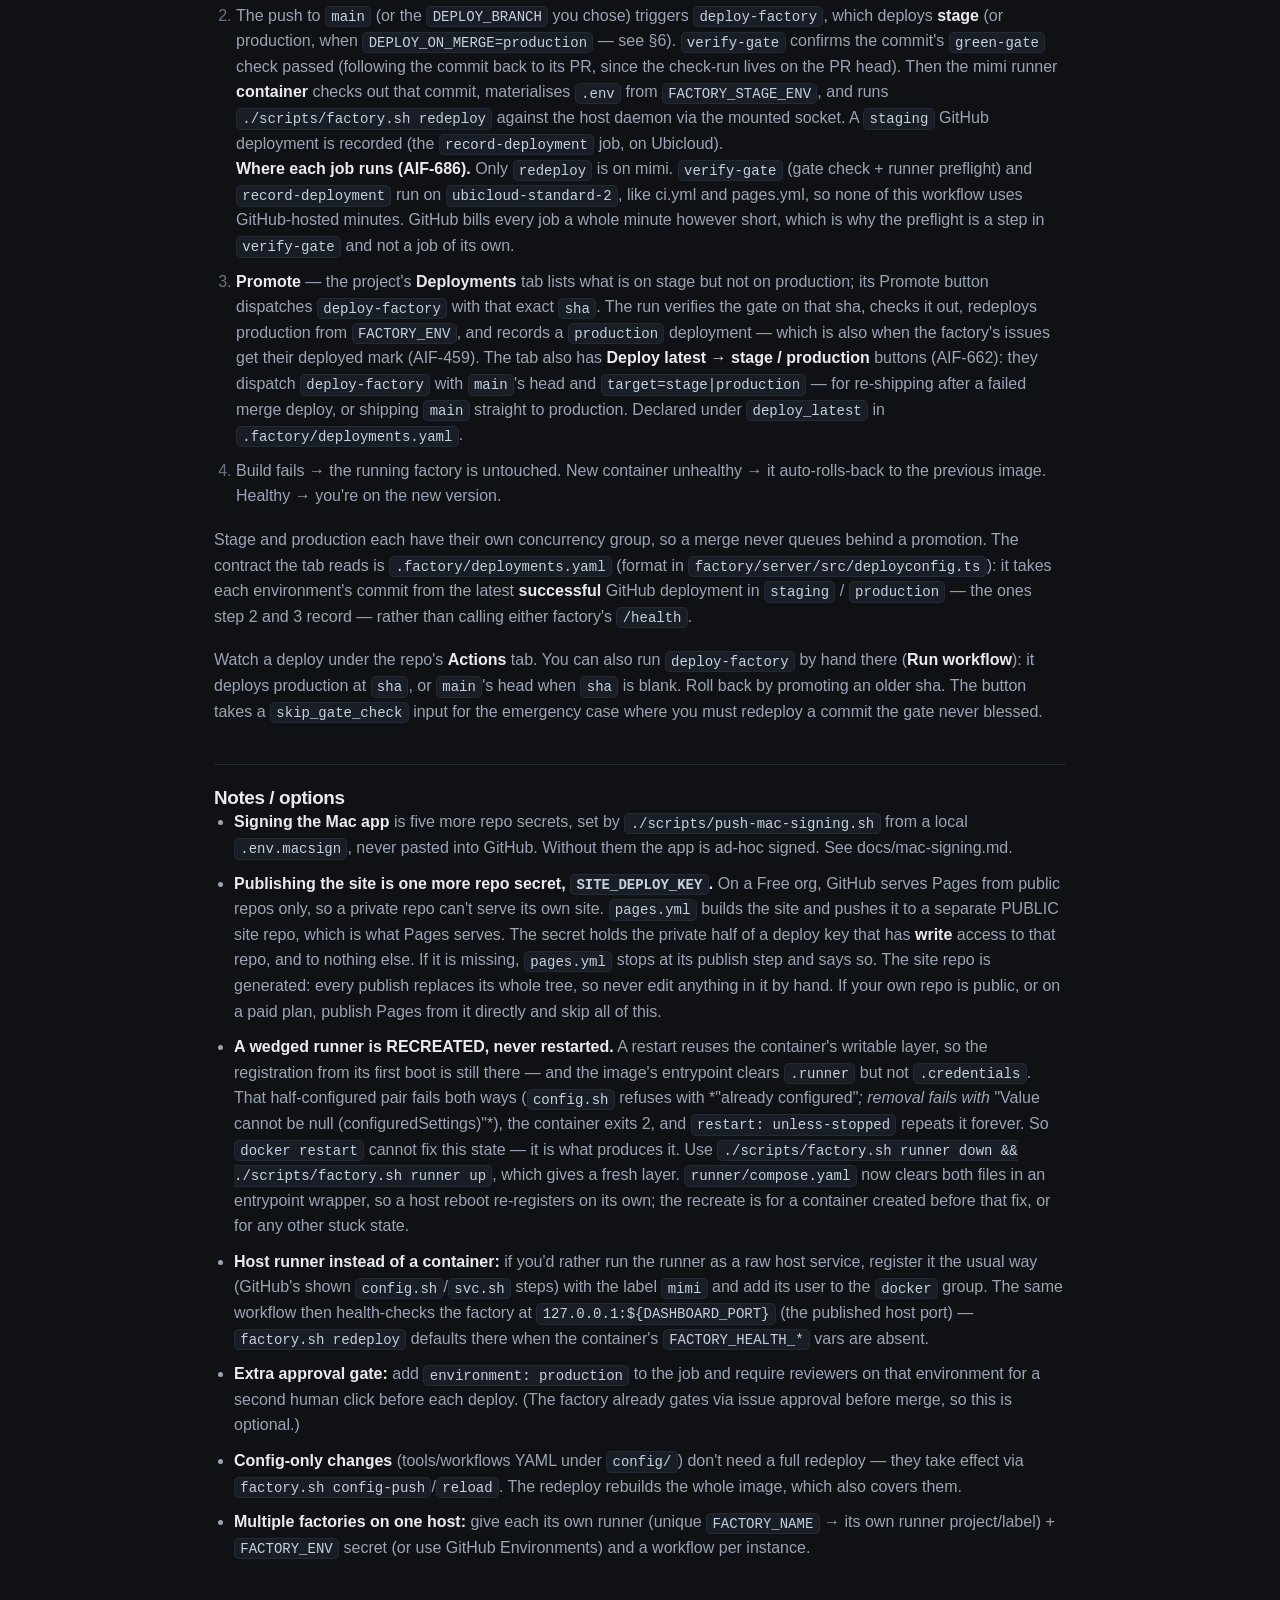
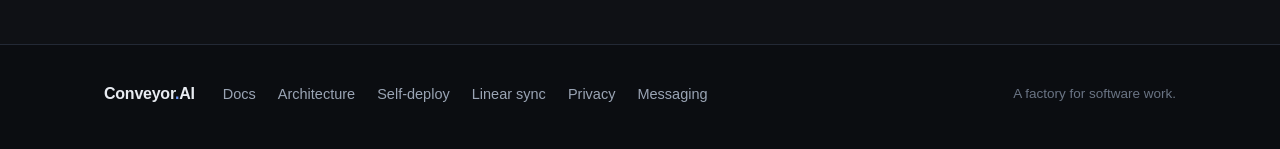
<file: self-deploy.html>
<!doctype html>
<html lang="en">
<head>
<meta charset="utf-8">
<meta name="viewport" content="width=device-width, initial-scale=1">
<meta name="color-scheme" content="dark">
<title>Continuous deployment — factory self-deploy via a containerized runner — Conveyor.AI</title>
<meta name="description" content="Continuous deployment: how the factory deploys its own repo through a containerized GitHub Actions runner.">
<meta name="robots" content="index, follow">
<link rel="icon" href="data:image/svg+xml,%3Csvg xmlns='http://www.w3.org/2000/svg' viewBox='0 0 32 32'%3E%3Crect width='32' height='32' rx='8' fill='%235b8dff'/%3E%3Crect x='12' y='9' width='9' height='9' rx='2' fill='%230c0e12'/%3E%3Cpath d='M8 22h16' stroke='%230c0e12' stroke-width='2.4' stroke-linecap='round'/%3E%3C/svg%3E">
<link rel="stylesheet" href="styles.css">
</head>
<body>

<a class="skip" href="#main">Skip to content</a>

<header class="nav" id="top">
  <div class="nav-inner">
    <a class="brand" href="index.html">
      <svg class="mark" viewBox="0 0 32 32" role="img" aria-label="Conveyor.AI">
        <defs>
          <linearGradient id="cmark" x1="0" y1="0" x2="1" y2="1">
            <stop offset="0" stop-color="#6f9bff"/>
            <stop offset="1" stop-color="#8b5cf6"/>
          </linearGradient>
        </defs>
        <rect width="32" height="32" rx="8.5" fill="url(#cmark)"/>
        <rect x="11.5" y="8" width="9" height="9" rx="2" fill="#0b0d11"/>
        <path d="M7.5 21.5h17" stroke="#0b0d11" stroke-width="2.2" stroke-linecap="round"/>
        <circle cx="11" cy="25" r="1.7" fill="#0b0d11"/>
        <circle cx="16" cy="25" r="1.7" fill="#0b0d11"/>
        <circle cx="21" cy="25" r="1.7" fill="#0b0d11"/>
      </svg>
      <span class="wordmark">Conveyor<span class="dot">.</span>AI</span>
    </a>

    <nav class="nav-links" aria-label="Sections">
      <a href="index.html#how">How it works</a>
      <a href="index.html#features">Features</a>
      <a href="index.html#pipeline">Pipeline</a>
      <a href="index.html#config">Config</a>
    </nav>

    <a class="btn btn-primary btn-sm" href="index.html#start">Get started</a>
  </div>
</header>

<main id="main">

  <section class="band page-head">
    <div class="wrap">
      <p class="kicker">Documentation</p>
      <h1 class="h2">Continuous deployment — factory self-deploy via a containerized runner</h1>
      <p class="sub">The factory manages its own repo (<code>aif</code>) as a project: the agent makes changes on
per-issue branches and merges them to <code>main</code>. <strong>Deployment is a separate, standard
CD concern</strong> handled by GitHub Actions — not by the factory pipeline — so the
agent never holds any infra credentials.</p>
    </div>
  </section>

  <section class="band alt">
    <div class="wrap prose doc">
<p>On every push to <code>main</code>, <code>.github/workflows/deploy.yml</code>
first confirms on a Ubicloud runner that the commit passed the <code>green-gate</code>
check (the <code>verify-gate</code> job — it queries the check-run rather than re-running the
suite, so it costs seconds and refuses to deploy an ungated commit) and that the
mimi runner is online. Only then does
the <strong>self-hosted runner that itself is a container on the docker host (mimi)</strong>
safely redeploy the factory:</p>
<div class="code"><pre><code>verify green-gate         # ungated commit =&gt; the deploy stops here, nothing is touched
docker compose build      # build the new image first — the running factory stays up if this fails
tag current image :prev   # for rollback
docker compose up -d      # swap
health-check the factory  # retry ~60s (over the shared network, by DNS)
rollback to :prev if the new container is unhealthy</code></pre></div>
<h3 id="why-a-container-runner-docker-out-of-docker">Why a container runner (docker-out-of-docker)</h3>
<p>The runner container <strong>mounts the host's docker socket</strong>, so when the deploy job
runs <code>factory.sh redeploy</code> it builds and swaps the factory as a <strong>sibling
container on the same host daemon</strong> — exactly as a manual <code>factory.sh up</code> would,
on the host's ports. This is docker-<strong>out</strong>-of-docker (sharing the host daemon via
its socket), not docker-in-docker (a nested daemon). It works cleanly here because
the factory's compose uses a <strong>named volume</strong> (<code>factory-data:/data</code>), not host bind
mounts, and the build context is streamed to the daemon — so nothing depends on
paths inside the runner container.</p>
<p>The runner also <strong>joins the factory's shared network</strong> (<code>FACTORY_NETWORK</code>), so its
health-check reaches the factory by its DNS alias on the container port. No SSH
key and no deploy secret is ever exposed to GitHub, and no deploy credential ever
lands in an agent-operated container.</p>
<h2 id="one-time-setup">One-time setup</h2>
<h3 id="1-provide-a-github-registration-credential">1. Provide a GitHub registration credential</h3>
<p>The runner registers itself with GitHub on first boot. Give it <strong>one</strong> of:</p>
<ul><li><strong><code>RUNNER_PAT</code></strong> — a repo-scoped GitHub <strong>personal access token</strong> (fine-grained:
the <code>aif</code> repo with <strong>Administration: read &amp; write</strong>, or a classic token with
<code>repo</code>). The runner image uses it to mint registration tokens itself, and can
re-register across restarts. <em>Recommended.</em></li><li><strong><code>RUNNER_TOKEN</code></strong> — a <strong>one-time registration token</strong> from
<strong>repo → Settings → Actions → Runners → New self-hosted runner</strong> (valid ~1 hour,
single use).</li></ul>
<blockquote><p>Create this token yourself in GitHub — never paste a token into chat, and never
commit it.</p></blockquote>
<p><strong>Where to put it.</strong> Not in the main <code>.env</code> — that file is stored verbatim as the
<code>FACTORY_ENV</code> deploy secret and shipped to the deploy job, which has no need for
the runner's registration credential. Instead, put it in <strong><code>.env.runner</code></strong>
(gitignored; copy <code>.env.runner.example</code>), which
<code>factory.sh runner</code> sources on its own:</p>
<div class="code"><pre><code class="language-bash">cp .env.runner.example .env.runner
#   set RUNNER_PAT=... (recommended) — or RUNNER_TOKEN=... for a one-time token</code></pre></div>
<p>Or skip the file and pass it inline: <code>RUNNER_PAT=... ./scripts/factory.sh runner up</code>.
A short-lived <code>RUNNER_TOKEN</code> is best passed inline rather than saved.</p>
<h3 id="2-run-everything-from-your-operator-machine-no-shell-on-mimi">2. Run everything from your operator machine — no shell on mimi</h3>
<p><code>factory.sh</code> drives mimi's docker daemon over <code>DOCKER_HOST=ssh://$DEPLOY_SSH</code>, so
<strong>every</strong> <code>runner</code> command runs from the same machine you already deploy the
factory from. <code>runner up</code> <em>creates the container on mimi</em> over that SSH tunnel;
you never open a shell on mimi.</p>
<p><strong>Running <code>factory.sh runner ...</code> ON mimi itself needs <code>FACTORY_DEPLOY_LOCAL=1</code></strong>
(<code>FACTORY_DEPLOY_LOCAL=1 ./scripts/factory.sh runner up</code>). Without it the script
reaches mimi's daemon over <code>ssh://$DEPLOY_SSH</code> — i.e. it SSHes into itself — and
fails with <em>&quot;Too many authentication failures&quot;</em>.</p>
<p>The one thing that isn't a CLI knob is a Docker Desktop <strong>GUI</strong> setting on mimi —
but it's on by default, so usually there's nothing to do:</p>
<ul><li>The runner mounts <code>/var/run/docker.sock</code>. On Docker Desktop for Mac that path is
a symlink to <code>~/.docker/run/docker.sock</code>, and bind-mounting it into a container
works <strong>by default</strong> (verified: a sibling container reaches the daemon through
it). <code>runner up</code> runs a <strong>preflight</strong> that confirms this from your machine and
fails with a clear message if it can't.</li><li><p>If that preflight fails, enable <strong>Settings → Advanced → &quot;Allow the default
Docker socket to be used&quot;</strong> on mimi, <strong>or</strong> set <code>DOCKER_SOCK</code> to the socket path
<strong>as it exists on mimi</strong> (an absolute path — not <code>$HOME</code>, which would expand on
your machine, not mimi):</p>
<div class="code"><pre><code class="language-bash">DOCKER_SOCK=/Users/&lt;mimi-user&gt;/.docker/run/docker.sock \
  RUNNER_PAT=&lt;pat&gt; ./scripts/factory.sh runner up</code></pre></div>
<p><code>factory.sh runner</code> honors <code>DOCKER_SOCK</code> (default <code>/var/run/docker.sock</code>).</p></li></ul>
<h3 id="3-bring-the-runner-up-from-your-operator-machine">3. Bring the runner up (from your operator machine)</h3>
<p>With your <code>.env</code> present (it supplies <code>DEPLOY_SSH</code>, <code>FACTORY_NAME</code>,
<code>FACTORY_NETWORK</code>, <code>FACTORY_HOSTNAME</code>, <code>DASHBOARD_CONTAINER_PORT</code>):</p>
<div class="code"><pre><code class="language-bash"># repo-scoped PAT (recommended):
RUNNER_PAT=&lt;your-github-pat&gt; ./scripts/factory.sh runner up

# ...or a one-time registration token:
RUNNER_TOKEN=&lt;registration-token&gt; ./scripts/factory.sh runner up

./scripts/factory.sh runner logs     # watch it register (&quot;Listening for Jobs&quot;)
./scripts/factory.sh runner ps</code></pre></div>
<p><code>runner up</code> preflights the socket mount, <strong>pulls the current runner image</strong>, then
starts the runner container <strong>on
mimi</strong> on <code>FACTORY_NETWORK</code>, labeled <strong><code>mimi</code></strong> (the workflow targets
<code>runs-on: [self-hosted, mimi]</code>), with the docker socket mounted. Manage it — all
from your machine — with:</p>
<div class="code"><pre><code class="language-bash">./scripts/factory.sh runner up|down|rm|logs|ps
#   down = stop (keep the work volume);  rm = stop + delete the volume</code></pre></div>
<p>Confirm it appears <strong>Idle</strong> under <strong>repo → Settings → Actions → Runners</strong>.</p>
<h3 id="4-add-the-factory-runtime-env-as-a-repo-secret">4. Add the factory runtime env as a repo secret</h3>
<p>The redeployed container must come up with the <strong>same</strong> runtime env it was first
deployed with (same OAuth client, <code>SERVICE_TOKEN</code>, ports, <code>FACTORY_NAME</code>,
network …) — otherwise the credentials/ports change out from under you.
<code>factory.sh redeploy</code> refuses to run if <code>GOOGLE_CLIENT_ID</code>,
<code>GOOGLE_CLIENT_SECRET</code> or <code>SERVICE_TOKEN</code> is missing from that env, because with
no shared URL token left there would be no way back into the dashboard.</p>
<p>Store your factory <code>.env</code> <strong>verbatim</strong> as a single repo secret:</p>
<ul><li>GitHub: <strong>repo → Settings → Secrets and variables → Actions → New repository secret</strong></li><li>Name: <code>FACTORY_ENV</code></li><li>Value: the full contents of the <code>.env</code> you deploy the factory with (it contains
<code>FACTORY_NAME</code>, <code>DASHBOARD_PORT</code>, <code>DASHBOARD_CONTAINER_PORT</code>,
<code>GOOGLE_CLIENT_ID</code>, <code>GOOGLE_CLIENT_SECRET</code>, <code>FACTORY_PUBLIC_URL</code>,
<code>SERVICE_TOKEN</code>, <code>FACTORY_NETWORK</code>, <code>FACTORY_HOSTNAME</code>, <code>GH_TOKEN</code>,
<code>GIT_AUTHOR_*</code>, etc.).</li></ul>
<p>The workflow writes it to <code>.env</code> at deploy time and removes it after. <code>DEPLOY_SSH</code>
in that env is ignored — the workflow sets <code>FACTORY_DEPLOY_LOCAL=1</code> so <code>factory.sh
redeploy</code> uses the docker daemon reached through the mounted socket.</p>
<p>The health-check target is supplied by the <strong>runner container's</strong> environment
(<code>FACTORY_HEALTH_HOST</code> = <code>FACTORY_HOSTNAME</code>, <code>FACTORY_HEALTH_PORT</code> =
<code>DASHBOARD_CONTAINER_PORT</code>, set in <code>runner/compose.yaml</code>),
so the deploy job reaches the factory by DNS over the shared network. The probe
hits <strong><code>/health</code></strong> — the only unauthenticated route left; <code>/</code> now redirects an
anonymous request to <code>/login</code>.</p>
<h3 id="5-optional-let-the-deploy-notice-a-dead-runner-runner_status_pat">5. (Optional) Let the deploy notice a dead runner — <code>RUNNER_STATUS_PAT</code></h3>
<p>A wedged runner does not make a deploy fail; it makes it <strong>wait</strong>. The job sits
queued until GitHub cancels it at its 24-hour ceiling, and because the running
factory is untouched the whole time, it reads as &quot;deploy pending&quot; rather than as
a problem. <code>timeout-minutes</code> does not help — that bounds a job which is running,
not one waiting to be picked up (measured: a job with <code>timeout-minutes: 2</code> on a
label no runner had was still queued at 2m25s).</p>
<p>The runner preflight step in <code>deploy.yml</code>'s <code>verify-gate</code> job closes that gap by
asking GitHub whether any <strong>online</strong> runner carries the <code>mimi</code> label before the
deploy is queued. It runs on Ubicloud, never on mimi, since the point is to notice
mimi being gone. It reads the repo's own runners and, when the repo is in an
org, the org's — org-level runners (such as a pool serving every repo in the
org) are only on the org's list. Those lists need repo <strong><code>Administration: read</code></strong>
and org <strong><code>Self-hosted runners: read</code></strong> respectively, which <code>GITHUB_TOKEN</code> cannot
be granted, so it takes a PAT:</p>
<ul><li>Put it in <code>.env</code> as <code>RUNNER_STATUS_PAT=…</code> and run <code>./scripts/push-env.sh</code>. It
sets the <code>RUNNER_STATUS_PAT</code> repo secret from that line and strips the line out
of <code>FACTORY_ENV</code>, so the token never reaches the deploy host. Removing the line
later leaves the secret alone; <code>gh secret delete RUNNER_STATUS_PAT</code> clears it.</li><li>Value: a fine-grained token for this repo with <strong>Administration: Read</strong> — plus,
for org runners, the org's <strong>Self-hosted runners: Read</strong> (a classic token with
<code>repo</code> and <code>admin:org</code> also works). For a repo-level container runner, the
<code>RUNNER_PAT</code> in <code>.env.runner</code> already has the access — reuse it, or mint a
read-only one.</li></ul>
<p><strong>It is optional by design.</strong> With no secret set, or with a token that cannot
read the list, the step prints a warning and passes, so a factory that has not set
one deploys exactly as it did before. Only a token that <em>can</em> read the list and
finds no online <code>mimi</code> runner blocks the deploy — with the fix in the log:</p>
<div class="code"><pre><code>./scripts/factory.sh runner down &amp;&amp; ./scripts/factory.sh runner up</code></pre></div>
<p>Note that is a <strong>recreate</strong>, not a restart. <code>docker restart</code> cannot fix a wedged
runner — it is what causes it (see <em>Notes / options</em>).</p>
<p>If the runner is not merely offline but <strong>missing from the repo's runner list</strong>,
look in <code>./scripts/factory.sh runner logs</code> for <em>&quot;deprecated&quot;</em>. The image is the
floating <code>myoung34/github-runner:latest</code> with the runner's own auto-update
disabled, so the runner version only changes when the image does. A host that kept
an old cached image ends up on a version GitHub has retired: it registers, logs
<em>&quot;Runner version vX is deprecated and cannot receive messages&quot;</em>, and deregisters
itself on exit. Re-run <code>./scripts/factory.sh runner up</code> — it runs
<code>docker compose pull</code> before starting, so it picks up the current image (AIF-716).</p>
<hr>
<h3 id="6-the-stage-factory-aif-653">6. The stage factory (AIF-653)</h3>
<p>A merge to <code>main</code> deploys a <strong>stage</strong> factory; production changes only when
someone promotes a commit. Stage is a second factory on the same host, made by
the same <code>factory.sh redeploy</code> with a different env file, so everything that
follows from <code>FACTORY_NAME</code> — container, named volume, image, DNS alias — is its
own. It starts with fresh data and loads no project (the repo's projects ship as
<code>.yaml.txt</code>), so it never drives a real repo.</p>
<ol><li>Write <code>.env.stage</code> (git-ignored) from your production <code>.env</code>, changing:
<code>FACTORY_NAME=aif-stage</code>, <code>DASHBOARD_PORT</code>, <code>DEV_SSH_PORT</code> and the
<code>STAGE_PROXY_PORT</code>/<code>STAGE_PROXY_PORT_END</code> range to ports free on mimi, and
<code>FACTORY_PUBLIC_URL</code> (if set) to stage's own address. Keep <code>FACTORY_NETWORK</code> (stage joins
production's network under its own alias). Leave out credentials stage
has no business holding — <code>LINEAR_API_KEY</code>, <code>FLY_API_TOKEN</code>, <code>GH_TOKEN</code>.
<strong><code>FACTORY_NAME</code> is the one that matters most</strong>: it is what keeps stage off
production's container and data volume, and it is also stage's alias on the
shared network — so it must be whatever stage's tunnel route points at. Left
at production's value, the stage deploy rebuilds PRODUCTION with stage's env
and its health check passes anyway. <code>scripts/check-stage-env.sh</code> refuses that
(and any shared alias or host port); both the deploy and the next step run it.
<strong>Give stage its own <code>SESSION_COOKIE_NAME</code></strong> (e.g. <code>fsid_stage</code>), and keep
its <code>SESSION_COOKIE_DOMAIN</code> to its own host. Production scopes its <code>fsid</code>
cookie to the parent domain, so the browser sends it to stage as well; under
the same name stage reads production's session first, finds no such session
in its own database, and every sign-in lands back on <code>/login</code>. The check
refuses that too. Leave production on the default — the iOS and desktop apps
look for <code>fsid</code> by name.</li><li><code>./scripts/push-env.sh --stage</code> — sets the <code>FACTORY_STAGE_ENV</code> secret.</li><li>To sign in to stage in a browser, give it a tunnel route, and add
<code>&lt;stage url&gt;/auth/google/callback</code> to the Google OAuth client's redirect URIs.</li><li>The production factory's <code>GH_TOKEN</code> needs <strong>Actions: read &amp; write</strong> on this
repo, so the Deployments tab can dispatch the promotion and follow the run.</li></ol>
<p>Until <code>FACTORY_STAGE_ENV</code> exists, a push to <code>main</code> fails at the stage redeploy
with a message saying so. Production is untouched and can still be promoted.</p>
<p><strong>Deploying merges straight to production (AIF-655).</strong> Where a merge goes is
one repository variable, <code>DEPLOY_ON_MERGE</code> — flipped without a commit, in the
repo's Settings → Secrets and variables → Actions → Variables, or:</p>
<div class="code"><pre><code class="language-bash">gh variable set DEPLOY_ON_MERGE --body production   # merges deploy production
gh variable delete DEPLOY_ON_MERGE                  # back to stage (the default)</code></pre></div>
<p>Or from the project's Deployments tab: the <strong>Merges deploy to</strong> switch
(AIF-660) does exactly those two calls, because <code>.factory/deployments.yaml</code>
names the variable under <code>merge_target</code>. It needs <code>GH_TOKEN</code> to have
<strong>Variables: write</strong> on the repo, and it records who flipped it in the tab's
recent actions.</p>
<p>Only <code>production</code> (any case) opts in; unset, <code>stage</code> or anything else means
stage, so a typo never ships to production. A dispatch (Promote, or Run
workflow) goes to its <code>target</code> input — production unless it says <code>stage</code>. A merge going to production takes the
production path unchanged — <code>verify-gate</code> still has to pass, <code>FACTORY_ENV</code> is
used, it queues with promotions, and a <code>production</code> deployment is recorded.
The flip takes effect from the next run. While it is set, stage gets no merges,
so the Deployments tab will show stage falling behind production. Each run's
summary says which target it picked and the variable value behind it.</p>
<p><strong>Choosing which branch auto-deploys (AIF-704).</strong> By default a push to <code>main</code>
deploys. Which branch does is a second repository variable, <code>DEPLOY_BRANCH</code>:</p>
<div class="code"><pre><code class="language-bash">gh variable set DEPLOY_BRANCH --body release   # pushes to `release` deploy instead
gh variable delete DEPLOY_BRANCH               # back to main (the default)</code></pre></div>
<p>Or from the Deployments tab: the <strong>Auto-deploy branch</strong> picker lists origin's
branches and makes those two calls, because <code>.factory/deployments.yaml</code> names
the variable under <code>deploy_branch</code> (choosing the base branch deletes it). It
needs the same <strong>Variables: write</strong> as the merge-target switch. Where the push
deploys is still <code>DEPLOY_ON_MERGE</code>, and <strong>Deploy latest</strong> ships the chosen
branch's head (dispatched on <code>main</code>, where the workflow file lives).</p>
<p>Any project can opt in the same way, but its deploy workflow has to honour the
variable itself — the factory only sets it. Two things that workflow needs:</p>
<ul><li><strong>Trigger on every branch and gate at job level.</strong> A push filter cannot read
a variable, so <code>on.push.branches</code> is <code>['**']</code> and the first job carries
<code>if: github.event_name != 'push' || github.ref_name == (vars.DEPLOY_BRANCH || 'main')</code>,
with every other job <code>needs:</code>-ing it. A false job-level <code>if</code> is skipped without
a runner, so a push to any other branch costs nothing (it shows as a skipped
run).</li><li><strong>Give a skipped run its own concurrency group.</strong> A group holds one running
and one waiting run, and a newer waiting run cancels the older one — so a
skipped push sharing <code>deploy-factory-stage</code> could cancel a real deploy queued
there. aif's group starts with
<code>(github.event_name == 'push' &amp;&amp; github.ref_name != (vars.DEPLOY_BRANCH || 'main')) &amp;&amp; github.run_id || …</code>.</li></ul>
<p><code>verify-gate</code> is unchanged and fails closed: a commit on the chosen branch
deploys only if it passed <code>green-gate</code> on a PR. A direct push, or a PR into a
branch ci.yml's <code>pull_request</code> filter does not cover, is refused — widen that
filter (as <code>epic/**</code> already is) if the branch should take PRs.</p>
<h2 id="how-a-change-ships">How a change ships</h2>
<ol><li>You submit an aif issue; the agent works it (branch → build/typecheck → PR
pushed). You review and approve; the merge stage lands it on <code>main</code>.</li><li><p>The push to <code>main</code> (or the <code>DEPLOY_BRANCH</code> you chose) triggers <code>deploy-factory</code>, which deploys <strong>stage</strong> (or
production, when <code>DEPLOY_ON_MERGE=production</code> — see §6).
<code>verify-gate</code> confirms the commit's <code>green-gate</code> check passed (following the
commit back to its PR, since the check-run lives on the PR head). Then the mimi
runner <strong>container</strong> checks out that commit, materialises <code>.env</code> from
<code>FACTORY_STAGE_ENV</code>, and runs <code>./scripts/factory.sh redeploy</code> against the host
daemon via the mounted socket. A <code>staging</code> GitHub deployment is recorded
(the <code>record-deployment</code> job, on Ubicloud).</p>
<p><strong>Where each job runs (AIF-686).</strong> Only <code>redeploy</code> is on mimi. <code>verify-gate</code>
(gate check + runner preflight) and <code>record-deployment</code> run on
<code>ubicloud-standard-2</code>, like ci.yml and pages.yml, so none of this workflow
uses GitHub-hosted minutes. GitHub bills every job a whole minute however
short, which is why the preflight is a step in <code>verify-gate</code> and not a job of
its own.</p></li><li><strong>Promote</strong> — the project's <strong>Deployments</strong> tab lists what is on stage but not
on production; its Promote button dispatches <code>deploy-factory</code> with that exact
<code>sha</code>. The run verifies the gate on that sha, checks it out, redeploys
production from <code>FACTORY_ENV</code>, and records a <code>production</code> deployment — which is
also when the factory's issues get their deployed mark (AIF-459).
The tab also has <strong>Deploy latest → stage / production</strong> buttons (AIF-662):
they dispatch <code>deploy-factory</code> with <code>main</code>'s head and <code>target=stage|production</code>
— for re-shipping after a failed merge deploy, or shipping <code>main</code> straight to
production. Declared under <code>deploy_latest</code> in <code>.factory/deployments.yaml</code>.</li><li>Build fails → the running factory is untouched. New container unhealthy → it
auto-rolls-back to the previous image. Healthy → you're on the new version.</li></ol>
<p>Stage and production each have their own concurrency group, so a merge never
queues behind a promotion. The contract the tab reads is <code>.factory/deployments.yaml</code>
(format in <code>factory/server/src/deployconfig.ts</code>): it takes each environment's
commit from the latest <strong>successful</strong> GitHub deployment in <code>staging</code> /
<code>production</code> — the ones step 2 and 3 record — rather than calling either
factory's <code>/health</code>.</p>
<p>Watch a deploy under the repo's <strong>Actions</strong> tab. You can also run
<code>deploy-factory</code> by hand there (<strong>Run workflow</strong>): it deploys production at
<code>sha</code>, or <code>main</code>'s head when <code>sha</code> is blank. Roll back by promoting an older
sha. The button takes a <code>skip_gate_check</code> input for the emergency case where you
must redeploy a commit the gate never blessed.</p>
<h2 id="notes-options">Notes / options</h2>
<ul><li><strong>Signing the Mac app</strong> is five more repo secrets, set by
<code>./scripts/push-mac-signing.sh</code> from a local <code>.env.macsign</code>, never pasted into
GitHub. Without them the app is ad-hoc signed. See
docs/mac-signing.md.</li><li><strong>Publishing the site is one more repo secret, <code>SITE_DEPLOY_KEY</code>.</strong> On a Free
org, GitHub serves Pages from public repos only, so a private repo can't serve
its own site. <code>pages.yml</code> builds the site and pushes it to a separate PUBLIC
site repo, which is what Pages serves. The secret holds the private half of a
deploy key that has <strong>write</strong> access to that repo, and to nothing else. If it
is missing, <code>pages.yml</code> stops at its publish step and says so. The site repo is
generated: every publish replaces its whole tree, so never edit anything in it
by hand. If your own repo is public, or on a paid plan, publish Pages from it
directly and skip all of this.</li><li><strong>A wedged runner is RECREATED, never restarted.</strong> A restart reuses the
container's writable layer, so the registration from its first boot is still
there — and the image's entrypoint clears <code>.runner</code> but not <code>.credentials</code>.
That half-configured pair fails both ways (<code>config.sh</code> refuses with *&quot;already
configured&quot;<em>; removal fails with </em>&quot;Value cannot be null (configuredSettings)&quot;*),
the container exits 2, and <code>restart: unless-stopped</code> repeats it forever. So
<code>docker restart</code> cannot fix this state — it is what produces it. Use
<code>./scripts/factory.sh runner down &amp;&amp; ./scripts/factory.sh runner up</code>, which
gives a fresh layer. <code>runner/compose.yaml</code> now clears both files in an
entrypoint wrapper, so a host reboot re-registers on its own; the recreate is
for a container created before that fix, or for any other stuck state.</li><li><strong>Host runner instead of a container:</strong> if you'd rather run the runner as a raw
host service, register it the usual way (GitHub's shown <code>config.sh</code>/<code>svc.sh</code>
steps) with the label <code>mimi</code> and add its user to the <code>docker</code> group. The same
workflow then health-checks the factory at <code>127.0.0.1:${DASHBOARD_PORT}</code> (the
published host port) — <code>factory.sh redeploy</code> defaults there when the container's
<code>FACTORY_HEALTH_*</code> vars are absent.</li><li><strong>Extra approval gate:</strong> add <code>environment: production</code> to the job and require
reviewers on that environment for a second human click before each deploy. (The
factory already gates via issue approval before merge, so this is optional.)</li><li><strong>Config-only changes</strong> (tools/workflows YAML under <code>config/</code>) don't need a full
redeploy — they take effect via <code>factory.sh config-push</code>/<code>reload</code>. The redeploy
rebuilds the whole image, which also covers them.</li><li><strong>Multiple factories on one host:</strong> give each its own runner (unique
<code>FACTORY_NAME</code> → its own runner project/label) + <code>FACTORY_ENV</code> secret (or use
GitHub Environments) and a workflow per instance.</li></ul>
    </div>
  </section>

</main>

<footer class="foot">
  <div class="wrap foot-inner">
    <p class="foot-brand">Conveyor<span class="dot">.</span>AI</p>
    <nav class="foot-links" aria-label="Documentation">
      <a href="docs.html">Docs</a>
      <a href="architecture.html">Architecture</a>
      <a href="self-deploy.html">Self-deploy</a>
      <a href="linear-sync.html">Linear sync</a>
      <a href="privacy.html">Privacy</a>
      <a href="messaging.html">Messaging</a>
    </nav>
    <p class="foot-note">A factory for software work.</p>
  </div>
</footer>

</body>
</html>
</file>
<file: styles.css>
/* ===========================================================================
   Conveyor.AI — home page. Single stylesheet, no build step, no external
   assets or fonts, no JavaScript. Dark-only on purpose: it matches the
   product's own sign-in and dashboard surfaces.
   =========================================================================== */

:root {
  --bg: #0b0d11;
  --bg-2: #0f1218;
  --surface: #14181f;
  --surface-2: #191e26;
  --border: #232935;
  --border-2: #2e3644;

  --text: #e8ebf1;
  --dim: #9aa4b4;
  --faint: #6a7484;

  --accent: #6f9bff;
  --accent-2: #8b5cf6;
  --ok: #3ddc97;
  --warn: #f0b429;

  --mono: ui-monospace, SFMono-Regular, "SF Mono", Menlo, Consolas, "Liberation Mono", monospace;
  --sans: -apple-system, BlinkMacSystemFont, "Segoe UI", Roboto, Helvetica, Arial, sans-serif;

  --r: 12px;
  --wrap: 1120px;
  --nav-h: 64px;
}

* { box-sizing: border-box; }

html {
  scroll-behavior: smooth;
  /* Anchored sections must clear the sticky header. */
  scroll-padding-top: calc(var(--nav-h) + 16px);
  -webkit-text-size-adjust: 100%;
}

body {
  margin: 0;
  background: var(--bg);
  color: var(--text);
  font-family: var(--sans);
  font-size: 16px;
  line-height: 1.6;
  -webkit-font-smoothing: antialiased;
  /* Two soft light sources behind the page, fixed so they don't scroll away. */
  background-image:
    radial-gradient(900px 520px at 78% -8%, rgba(111, 155, 255, .16), transparent 62%),
    radial-gradient(760px 460px at 8% 4%, rgba(139, 92, 246, .13), transparent 60%);
  background-repeat: no-repeat;
  background-attachment: fixed;
}

h1, h2, h3 { line-height: 1.18; letter-spacing: -0.02em; margin: 0; font-weight: 650; }
p { margin: 0; }
a { color: inherit; }

.wrap { width: 100%; max-width: var(--wrap); margin: 0 auto; padding: 0 24px; }

/* Keyboard users get a real way past the header. */
.skip {
  position: absolute; left: -9999px; top: 0; z-index: 100;
  padding: 10px 16px; background: var(--accent); color: #0b0d11;
  border-radius: 0 0 8px 0; font-weight: 600; text-decoration: none;
}
.skip:focus { left: 0; }

:focus-visible { outline: 2px solid var(--accent); outline-offset: 3px; border-radius: 4px; }

/* ── nav ──────────────────────────────────────────────────────────────── */

.nav {
  position: sticky; top: 0; z-index: 50;
  height: var(--nav-h);
  background: rgba(11, 13, 17, .72);
  backdrop-filter: saturate(150%) blur(12px);
  -webkit-backdrop-filter: saturate(150%) blur(12px);
  border-bottom: 1px solid var(--border);
}
.nav-inner {
  height: 100%;
  width: 100%; max-width: var(--wrap); margin: 0 auto; padding: 0 24px;
  display: flex; align-items: center; gap: 28px;
}

.brand { display: flex; align-items: center; gap: 10px; text-decoration: none; flex: 0 0 auto; }
.mark { width: 27px; height: 27px; display: block; }
.wordmark { font-size: 16.5px; font-weight: 650; letter-spacing: -0.015em; }
.dot { color: var(--accent); }

.nav-links { display: flex; gap: 26px; margin-left: auto; }
.nav-links a {
  text-decoration: none; color: var(--dim); font-size: 14.5px;
  transition: color .15s ease;
}
.nav-links a:hover { color: var(--text); }

/* ── buttons ──────────────────────────────────────────────────────────── */

.btn {
  display: inline-flex; align-items: center; justify-content: center;
  padding: 11px 20px; border-radius: 9px;
  font-size: 15px; font-weight: 600; text-decoration: none;
  border: 1px solid transparent; white-space: nowrap;
  transition: transform .12s ease, background .15s ease, border-color .15s ease;
}
.btn-sm { padding: 8px 15px; font-size: 14px; border-radius: 8px; }

.btn-primary {
  background: linear-gradient(135deg, var(--accent), var(--accent-2));
  color: #080a0e;
  box-shadow: 0 6px 20px rgba(111, 155, 255, .22);
}
.btn-primary:hover { transform: translateY(-1px); }

.btn-ghost { background: var(--surface); border-color: var(--border-2); color: var(--text); }
.btn-ghost:hover { background: var(--surface-2); border-color: #3b4557; }

.cta-row { display: flex; flex-wrap: wrap; gap: 12px; margin-top: 30px; }
.cta-row.center { justify-content: center; margin-top: 34px; }

/* ── hero ─────────────────────────────────────────────────────────────── */

.hero { padding: 86px 0 92px; }
.hero-grid {
  display: grid; grid-template-columns: minmax(0, 1fr) minmax(0, 1fr);
  gap: 56px; align-items: center;
}

/* min-width:0 on both grid children, or a long code line / nowrap log row can
   force the whole track wider than the viewport. */
.hero-copy { min-width: 0; }

.eyebrow {
  display: inline-flex; align-items: center; gap: 9px;
  padding: 6px 14px 6px 11px; border-radius: 999px;
  background: rgba(111, 155, 255, .08); border: 1px solid rgba(111, 155, 255, .22);
  color: #b9caf5; font-size: 13px; font-weight: 550; letter-spacing: .01em;
}
.pip {
  width: 7px; height: 7px; border-radius: 50%; background: var(--ok);
  box-shadow: 0 0 0 3px rgba(61, 220, 151, .16);
}

h1 { font-size: clamp(2.35rem, 5.2vw, 3.65rem); margin: 22px 0 0; font-weight: 680; }
.grad {
  background: linear-gradient(100deg, var(--accent) 10%, var(--accent-2) 90%);
  -webkit-background-clip: text; background-clip: text; color: transparent;
}

.lede { margin-top: 20px; font-size: 17.5px; color: var(--dim); max-width: 46ch; }

.hero-facts {
  list-style: none; display: flex; flex-wrap: wrap; gap: 10px 22px;
  margin: 32px 0 0; padding: 0;
  font-size: 13.5px; color: var(--faint);
}
.hero-facts li { display: flex; align-items: center; gap: 8px; }
.hero-facts li::before {
  content: ""; width: 4px; height: 4px; border-radius: 50%;
  background: var(--accent); opacity: .8;
}

/* ── hero visual: the product, mid-run ────────────────────────────────── */

.hero-visual { min-width: 0; }
.win {
  border: 1px solid var(--border-2); border-radius: 14px;
  background: linear-gradient(180deg, var(--surface), #10141a);
  box-shadow: 0 28px 70px rgba(0, 0, 0, .5);
  overflow: hidden;
}
.win-bar {
  display: flex; align-items: center; gap: 7px;
  padding: 12px 15px; border-bottom: 1px solid var(--border);
  background: rgba(255, 255, 255, .015);
}
.tl { width: 10px; height: 10px; border-radius: 50%; background: #333c4a; }
.win-title {
  margin-left: 10px; font-size: 12.5px; color: var(--faint);
  font-family: var(--mono); overflow: hidden; text-overflow: ellipsis; white-space: nowrap;
}

.rail {
  display: flex; flex-wrap: wrap; gap: 6px;
  padding: 15px; border-bottom: 1px solid var(--border);
}
.stage {
  font-size: 11.5px; padding: 4px 9px; border-radius: 6px;
  background: #1b212b; color: var(--faint); border: 1px solid transparent;
  white-space: nowrap;
}
.stage.done { color: #8ea0b8; }
.stage.done::before { content: "✓ "; color: var(--ok); }
.stage.live {
  background: rgba(111, 155, 255, .12); border-color: rgba(111, 155, 255, .38);
  color: #cddcff; font-weight: 600;
}

.log { padding: 15px; font-family: var(--mono); font-size: 12.5px; line-height: 1.85; }
.log p { color: #9fb0c6; overflow: hidden; text-overflow: ellipsis; white-space: nowrap; }
.lt { display: inline-block; min-width: 26px; margin-right: 8px; font-weight: 600; }
.lt.run  { color: var(--accent-2); }
.lt.ok   { color: var(--ok); }
.lt.work { color: var(--warn); }
.caret {
  display: inline-block; width: 7px; height: 14px; margin-left: 3px;
  background: var(--accent); vertical-align: -2px;
  animation: blink 1.15s steps(2, start) infinite;
}
@keyframes blink { to { visibility: hidden; } }

.ask { margin: 0 15px 15px; padding: 13px 14px; border-radius: 10px;
       background: rgba(139, 92, 246, .08); border: 1px solid rgba(139, 92, 246, .26); }
.ask-q { font-size: 13px; color: #d6cdf7; }
.ask-a {
  display: flex; align-items: center; justify-content: space-between; gap: 12px;
  margin-top: 9px; padding: 8px 11px; border-radius: 7px;
  background: #0d1016; border: 1px solid var(--border-2);
  font-family: var(--mono); font-size: 12.5px; color: var(--text);
}
.ask-hint { color: var(--faint); font-size: 11px; }

/* ── bands ────────────────────────────────────────────────────────────── */

.band { padding: 84px 0; border-top: 1px solid var(--border); }
.band.alt { background: rgba(255, 255, 255, .014); }

.kicker {
  font-size: 12.5px; font-weight: 650; letter-spacing: .09em; text-transform: uppercase;
  color: var(--accent);
}
.h2 { font-size: clamp(1.6rem, 3.1vw, 2.15rem); margin-top: 13px; }
.sub { margin-top: 16px; color: var(--dim); font-size: 16.5px; max-width: 62ch; }

/* ── steps ────────────────────────────────────────────────────────────── */

.steps {
  list-style: none; margin: 46px 0 0; padding: 0;
  display: grid; grid-template-columns: repeat(3, minmax(0, 1fr)); gap: 30px;
}
.steps li { position: relative; padding-top: 8px; }
/* A hairline above each step, tinted for the first — a subtle progress bar. */
.steps li::before {
  content: ""; position: absolute; top: 0; left: 0; right: 0; height: 2px;
  background: var(--border-2); border-radius: 2px;
}
.steps li:first-child::before { background: linear-gradient(90deg, var(--accent), var(--accent-2)); }
.num {
  display: inline-block; margin-top: 20px;
  font-family: var(--mono); font-size: 12.5px; color: var(--accent); font-weight: 600;
}
.steps h3 { font-size: 18.5px; margin: 8px 0 10px; }
.steps p { color: var(--dim); font-size: 15px; }

/* ── feature cards ────────────────────────────────────────────────────── */

.cards {
  display: grid; grid-template-columns: repeat(3, minmax(0, 1fr)); gap: 18px;
  margin-top: 44px;
}
.card {
  padding: 26px 24px 27px; border-radius: var(--r);
  background: var(--surface); border: 1px solid var(--border);
  transition: border-color .18s ease, transform .18s ease, background .18s ease;
}
.card:hover { border-color: var(--border-2); background: var(--surface-2); transform: translateY(-2px); }
.ico {
  display: inline-flex; align-items: center; justify-content: center;
  width: 38px; height: 38px; border-radius: 10px; margin-bottom: 17px;
  background: rgba(111, 155, 255, .1); border: 1px solid rgba(111, 155, 255, .2);
  color: var(--accent);
}
.ico svg { width: 19px; height: 19px; }
.card h3 { font-size: 17px; margin-bottom: 9px; }
.card p { color: var(--dim); font-size: 14.7px; }

/* ── two-column copy + visual (pipeline, config) ──────────────────────── */

.pipe-grid {
  display: grid; grid-template-columns: minmax(0, 1fr) minmax(0, 1fr);
  gap: 56px; align-items: center;
}
.pipe-copy { min-width: 0; }

.ticks { list-style: none; margin: 26px 0 0; padding: 0; display: grid; gap: 12px; }
.ticks li {
  position: relative; padding-left: 27px; color: var(--dim); font-size: 15px;
}
.ticks li::before {
  content: ""; position: absolute; left: 3px; top: 8px;
  width: 8px; height: 8px; border-radius: 50%;
  background: var(--accent); box-shadow: 0 0 0 3.5px rgba(111, 155, 255, .14);
}

/* ── flow rail ────────────────────────────────────────────────────────── */

.flow {
  list-style: none; margin: 0; padding: 0; min-width: 0;
  border: 1px solid var(--border); border-radius: var(--r);
  background: var(--surface); overflow: hidden;
}
.flow li {
  position: relative; display: grid;
  grid-template-columns: 22px minmax(0, 1fr); align-items: baseline;
  column-gap: 12px; padding: 13px 20px;
  border-bottom: 1px solid var(--border);
}
.flow li:last-child { border-bottom: 0; }
.fdot {
  grid-row: 1 / span 2; align-self: center; justify-self: center;
  width: 9px; height: 9px; border-radius: 50%; background: var(--faint);
}
/* The dashboard's own status hues, in the order the flow walks them. */
.c-def  { background: #93a0b0; }
.c-plan { background: #a986f0; }
.c-impl { background: #6f9bff; }
.c-rev  { background: #e6a53a; }
.c-int  { background: #3ec8d6; }
.c-done { background: var(--ok); }

.flow b { font-size: 15px; font-weight: 600; }
.flow i { grid-column: 2; font-style: normal; font-size: 13.5px; color: var(--faint); }

/* ── code blocks ──────────────────────────────────────────────────────── */

.code {
  min-width: 0; border: 1px solid var(--border-2); border-radius: var(--r);
  background: #0d1016; overflow: hidden;
  box-shadow: 0 18px 44px rgba(0, 0, 0, .38);
}
.code-bar {
  padding: 11px 16px; border-bottom: 1px solid var(--border);
  background: rgba(255, 255, 255, .02);
}
.fname { font-family: var(--mono); font-size: 12px; color: var(--faint); }
.code pre {
  margin: 0; padding: 18px 16px; overflow-x: auto;
  font-family: var(--mono); font-size: 13px; line-height: 1.72; color: #c6d0de;
  -webkit-overflow-scrolling: touch;
}
.code code { font: inherit; }
.code .c { color: #5f6b7d; font-style: italic; }
.code .k { color: #7fb2ff; }
.code .s { color: #9ae6b4; }
.code .n { color: #f0b429; }
.code .p { color: #6c7787; }
.code .pr { color: var(--accent-2); user-select: none; margin-right: 8px; }

/* ── quick start ──────────────────────────────────────────────────────── */

.start-inner { max-width: 760px; text-align: center; }
.start-inner .kicker,
.start-inner .h2 { text-align: center; }
.start-inner .sub { margin-left: auto; margin-right: auto; }
.start .code { margin-top: 38px; text-align: left; }

/* ── footer ───────────────────────────────────────────────────────────── */

.foot { border-top: 1px solid var(--border); padding: 36px 0 44px; }
.foot-inner {
  display: flex; flex-wrap: wrap; align-items: center; gap: 16px 28px;
}
.foot-brand { font-weight: 650; letter-spacing: -0.015em; }
.foot-links { display: flex; flex-wrap: wrap; gap: 22px; }
.foot-links a { color: var(--dim); text-decoration: none; font-size: 14.5px; }
.foot-links a:hover { color: var(--text); }
.foot-note { margin-left: auto; color: var(--faint); font-size: 13.5px; }

/* ── responsive ───────────────────────────────────────────────────────── */

@media (max-width: 980px) {
  .hero-grid, .pipe-grid { grid-template-columns: minmax(0, 1fr); gap: 44px; }
  .lede { max-width: none; }
  .cards, .steps { grid-template-columns: repeat(2, minmax(0, 1fr)); }
  /* The page is one scroll on a small screen — the wordmark and the CTA are
     enough, so the section links step aside rather than becoming a menu. */
  .nav-links { display: none; }
}

@media (max-width: 640px) {
  :root { --nav-h: 58px; }
  .wrap, .nav-inner { padding: 0 18px; }

  .hero { padding: 54px 0 60px; }
  .band { padding: 60px 0; }

  h1 { font-size: clamp(2rem, 8.4vw, 2.5rem); }
  .lede { font-size: 16.5px; }
  .sub { font-size: 15.5px; }

  .cards, .steps { grid-template-columns: minmax(0, 1fr); }
  .steps { gap: 26px; }

  /* Full-width tap targets, comfortably above the 44px minimum. */
  .cta-row .btn { flex: 1 1 100%; padding: 13px 20px; }

  .code pre { font-size: 12px; padding: 15px 14px; }
  .flow li { padding: 12px 16px; }

  .foot-inner { flex-direction: column; align-items: flex-start; gap: 18px; }
  .foot-note { margin-left: 0; }
  /* Line-height alone leaves these ~23px tall — too small to hit with a thumb. */
  .foot-links { gap: 0 22px; }
  .foot-links a { padding: 9px 0; }
}

/* ── motion ───────────────────────────────────────────────────────────── */

@media (prefers-reduced-motion: reduce) {
  html { scroll-behavior: auto; }
  * { animation: none !important; transition: none !important; }
}

/* Printing a marketing page is rare, but a dark slab of ink is never right. */
@media print {
  body { background: #fff; color: #000; }
  .nav, .hero-visual, .skip { display: none; }
}

/* ── long-form prose (privacy.html) ──────────────────────────────────────────
   The home page is all cards and grids, so it never needed running text. This
   is the one block that does: readable measure, explicit paragraph spacing
   (the reset above zeroes it), and headings that step down from .h2. */
.prose { max-width: 72ch; }
.prose > * + * { margin-top: 18px; }
.prose h2 {
  font-size: 1.18rem;
  margin-top: 40px;
  padding-top: 22px;
  border-top: 1px solid var(--border);
}
.prose h2:first-of-type { margin-top: 30px; }
.prose h3 { font-size: 1rem; margin-top: 26px; color: var(--text); }
.prose p, .prose li { color: var(--dim); }
.prose strong { color: var(--text); font-weight: 600; }
.prose ul { margin: 0; padding-left: 20px; display: grid; gap: 10px; }
.prose a { color: var(--accent); text-decoration: none; }
.prose a:hover { text-decoration: underline; }
.prose .updated { color: var(--faint); font-size: 14px; }
.page-head { padding: calc(var(--nav-h) + 56px) 0 0; }

/* ── rendered docs ────────────────────────────────────────────────────────
   Pages built from markdown by scripts/build-site.mjs. They reuse .prose for
   running text and add the blocks a hand-written page never needed: tables,
   numbered lists, quotes and inline code. Wider than .prose's 72ch measure
   because reference tables and ASCII diagrams don't fold. */
.prose.doc { max-width: 900px; }

.doc h2 { scroll-margin-top: calc(var(--nav-h) + 16px); }
.doc h3, .doc h4 { scroll-margin-top: calc(var(--nav-h) + 16px); }
.doc h4 { font-size: .94rem; margin-top: 22px; color: var(--text); }

/* Each --- in the source already separates sections, and .prose h2 draws its
   own rule — keep one line, not two. */
.doc hr {
  height: 0; margin: 40px 0 0; border: 0; border-top: 1px solid var(--border);
}
.doc hr + h2 { margin-top: 22px; padding-top: 0; border-top: 0; }

.doc ol { margin: 0; padding-left: 22px; display: grid; gap: 10px; }
.doc ol li::marker { color: var(--faint); font-variant-numeric: tabular-nums; }
.doc li > ul, .doc li > ol { margin-top: 10px; }

/* Inline code. The .code block styles only apply inside a fenced block, so
   prose-level `code` needs its own chip. */
.doc :not(pre) > code {
  font-family: var(--mono); font-size: .875em;
  padding: .12em .38em; border-radius: 5px;
  background: var(--surface-2); border: 1px solid var(--border);
  color: #c6d0de; overflow-wrap: break-word;
}
.doc a > code { color: var(--accent); }

.doc blockquote {
  margin: 0; padding: 2px 0 2px 18px;
  border-left: 2px solid var(--border-2); color: var(--faint);
}
.doc blockquote p { color: inherit; }

/* Tables scroll rather than squash — some have long command strings in them. */
.table-wrap { overflow-x: auto; -webkit-overflow-scrolling: touch; }
.doc table {
  width: 100%; border-collapse: collapse; font-size: 14.5px;
  border: 1px solid var(--border); border-radius: var(--r);
}
.doc thead th {
  text-align: left; font-weight: 600; color: var(--text); white-space: nowrap;
  background: rgba(255, 255, 255, .022);
}
.doc th, .doc td {
  padding: 10px 14px; border-bottom: 1px solid var(--border);
  vertical-align: top; color: var(--dim);
}
.doc tbody tr:last-child td { border-bottom: 0; }
.doc td > code { white-space: nowrap; }

@media (max-width: 640px) {
  .doc table { font-size: 13.5px; }
  .doc th, .doc td { padding: 9px 11px; }
}
</file>
